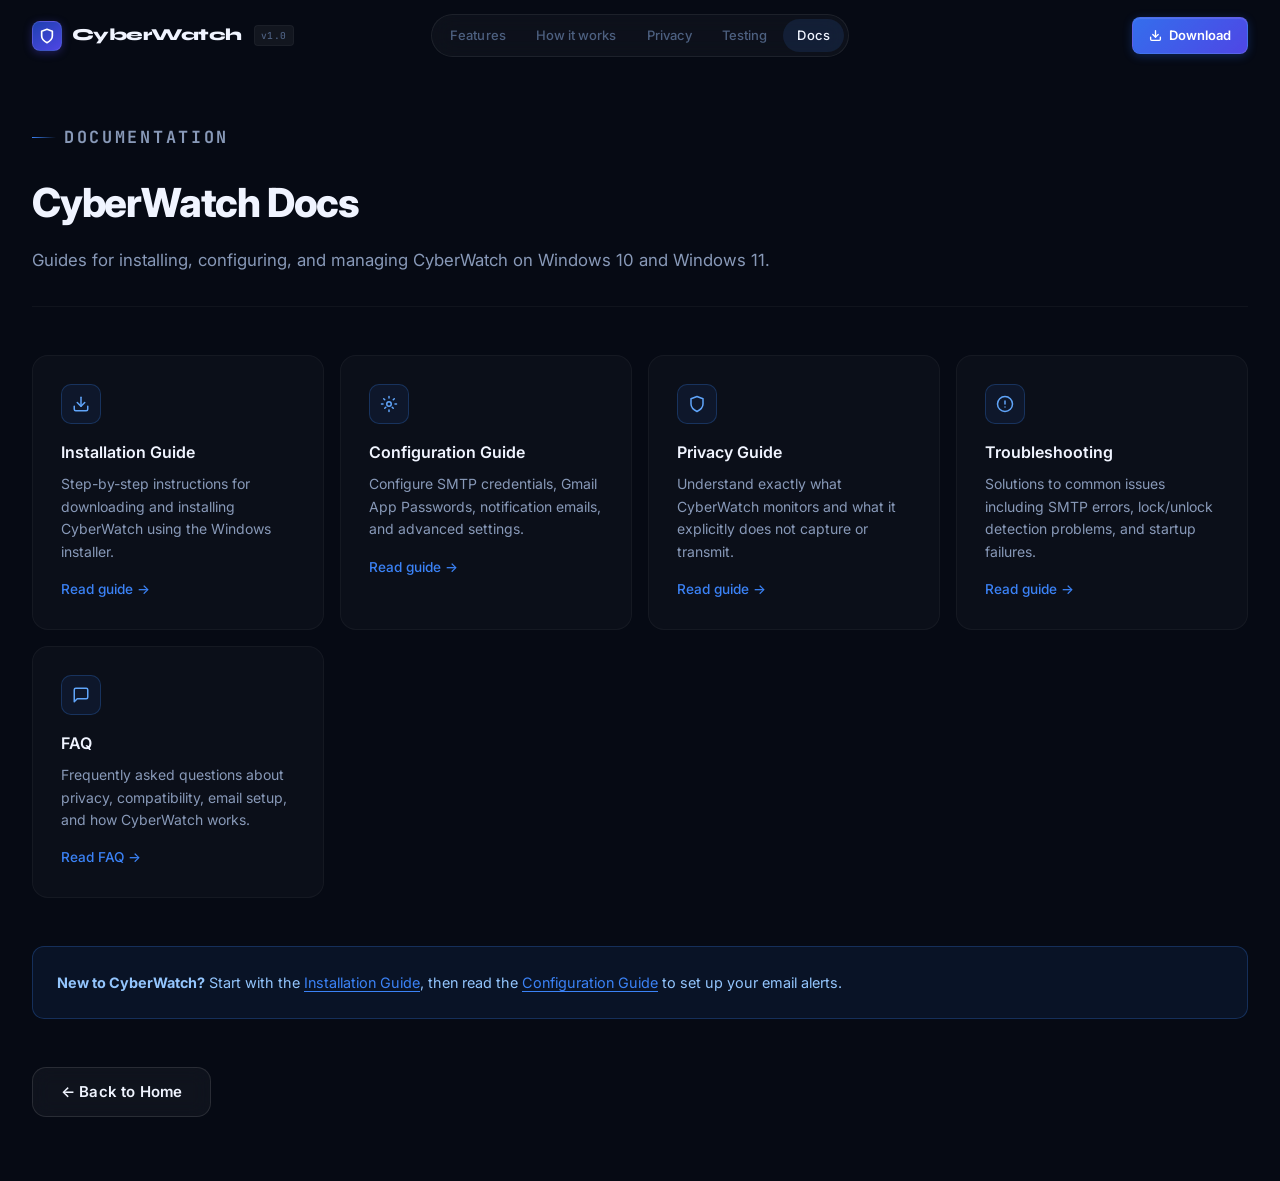
<file: docs/index.html>
<!DOCTYPE html>
<html lang="en">
<head>

  <meta charset="UTF-8" />
  <meta name="viewport" content="width=device-width, initial-scale=1.0" />
  <meta name="description" content="CyberWatch Documentation — Installation, Configuration, Privacy, Troubleshooting, and FAQ guides." />
  <title>Documentation — CyberWatch</title>
  <link rel="preconnect" href="https://fonts.googleapis.com" />
  <link rel="preconnect" href="https://fonts.gstatic.com" crossorigin />
  <link href="https://fonts.googleapis.com/css2?family=Inter:wght@300;400;500;600;700;800&family=JetBrains+Mono:wght@400;500&display=swap" rel="stylesheet" />
  <link rel="stylesheet" href="../css/style.css" />
  <link rel="icon" href="data:image/svg+xml,<svg xmlns='http://www.w3.org/2000/svg' viewBox='0 0 32 32'><rect width='32' height='32' rx='6' fill='%233b82f6'/><path d='M16 6 L24 10 L24 18 C24 22 20 25.5 16 27 C12 25.5 8 22 8 18 L8 10 Z' fill='white' opacity='0.9'/><circle cx='16' cy='18' r='3' fill='%233b82f6'/></svg>" />
  <style>
    .docs-hero {
      padding: 3rem 0 2rem;
      border-bottom: 1px solid var(--border-subtle);
      margin-bottom: 3rem;
    }
    .docs-hero h1 {
      font-size: clamp(1.75rem, 4vw, 2.5rem);
      font-weight: 800;
      letter-spacing: -0.03em;
      color: var(--text-primary);
      margin-bottom: 0.75rem;
    }
    .docs-hero p {
      color: var(--text-secondary);
      font-size: 1.05rem;
    }
    .docs-cards {
      display: grid;
      grid-template-columns: repeat(auto-fill, minmax(280px, 1fr));
      gap: 1rem;
    }
    .docs-card {
      display: block;
      padding: 1.75rem;
      background: rgba(255,255,255,0.025);
      border: 1px solid var(--border-subtle);
      border-radius: 16px;
      transition: all 0.25s ease;
      text-decoration: none;
    }
    .docs-card:hover {
      border-color: var(--border-accent);
      background: rgba(59,130,246,0.04);
      transform: translateY(-2px);
    }
    .docs-card:focus-visible {
      outline: 2px solid var(--accent);
      outline-offset: 3px;
    }
    .docs-card-icon {
      width: 40px; height: 40px;
      background: var(--accent-dim);
      border: 1px solid var(--border-accent);
      border-radius: 10px;
      display: flex; align-items: center; justify-content: center;
      margin-bottom: 1rem;
    }
    .docs-card-icon svg { width: 18px; height: 18px; color: var(--blue-400); }
    .docs-card-title {
      font-size: 1rem; font-weight: 600;
      color: var(--text-primary); margin-bottom: 0.5rem;
    }
    .docs-card-desc {
      font-size: 0.875rem;
      color: var(--text-secondary);
      line-height: 1.6;
    }
    .docs-card-arrow {
      margin-top: 1rem; font-size: 0.85rem;
      color: var(--accent); font-weight: 500;
    }
  </style>
</head>
<body>

<!-- Nav -->
<header id="navbar" role="banner">
  <div class="nav-shell">

    <!-- LEFT: Logo -->
    <a href="../index.html" class="nav-logo" aria-label="CyberWatch home">
      <div class="nav-logo-mark" aria-hidden="true">
        <svg width="16" height="16" viewBox="0 0 24 24" fill="none" stroke="white" stroke-width="2.5" stroke-linecap="round" stroke-linejoin="round">
          <path d="M12 22s8-4 8-10V5l-8-3-8 3v7c0 6 8 10 8 10z"/>
        </svg>
      </div>
      <span class="nav-logo-text">CyberWatch</span>
      <span class="nav-logo-tag">v1.0</span>
    </a>

    <!-- CENTER: Pill navigation -->
    <nav class="nav-pill" aria-label="Main navigation">
      <ul class="nav-pill-links" role="list">
        <li><a href="../index.html#features"      class="nav-pill-link" data-label="Features">Features</a></li>
        <li><a href="../index.html#how-it-works"  class="nav-pill-link" data-label="Architecture">How it works</a></li>
        <li><a href="../index.html#security"      class="nav-pill-link" data-label="Privacy">Privacy</a></li>
        <li><a href="../index.html#validation"    class="nav-pill-link" data-label="Tests">Testing</a></li>
        <li><a href="index.html" class="nav-pill-link active" data-label="Docs">Docs</a></li>
      </ul>
    </nav>

    <!-- RIGHT: Actions -->
    <div class="nav-actions">

      <a
        href="../downloads/CyberWatch-Setup.exe"
        class="nav-dl-btn"
        download="CyberWatch-Setup.exe"
        id="nav-download-btn"
        data-download
        aria-label="Download CyberWatch for Windows"
      >
        <svg width="13" height="13" viewBox="0 0 24 24" fill="none" stroke="currentColor" stroke-width="2.5" stroke-linecap="round" stroke-linejoin="round" aria-hidden="true">
          <path d="M21 15v4a2 2 0 0 1-2 2H5a2 2 0 0 1-2-2v-4"/>
          <polyline points="7 10 12 15 17 10"/>
          <line x1="12" y1="15" x2="12" y2="3"/>
        </svg>
        <span>Download</span>
      </a>

      <!-- Mobile menu button -->
      <button
        id="mobile-menu-btn"
        class="nav-mobile-btn"
        aria-label="Open navigation menu"
        aria-expanded="false"
        aria-controls="mobile-menu"
      >
        <span></span>
        <span></span>
        <span></span>
      </button>
    </div>

  </div>
</header>

<!-- Mobile drawer -->
<nav id="mobile-menu" class="mobile-menu" aria-label="Mobile navigation" aria-hidden="true">
  <a href="../index.html#features"      class="nav-pill-link">Features</a>
  <a href="../index.html#how-it-works"  class="nav-pill-link">How it works</a>
  <a href="../index.html#security"      class="nav-pill-link">Privacy</a>
  <a href="../index.html#validation"    class="nav-pill-link">Testing</a>
  <a href="../index.html#download"      class="nav-pill-link">Download</a>
  <a href="index.html" class="nav-pill-link active">Documentation</a>
  <div class="mobile-menu-ctas">
    <a href="../downloads/CyberWatch-Setup.exe" download="CyberWatch-Setup.exe" class="nav-dl-btn" style="justify-content:center;padding:0.7rem 1.25rem;">Download CyberWatch</a>
  </div>
</nav>
<main style="padding-top: var(--nav-height);">
  <div class="container">

    <div class="docs-hero">
      <p class="section-eyebrow">Documentation</p>
      <h1>CyberWatch Docs</h1>
      <p>Guides for installing, configuring, and managing CyberWatch on Windows 10 and Windows 11.</p>
    </div>

    <div class="docs-cards">

      <a href="installation.html" class="docs-card" id="doc-installation">
        <div class="docs-card-icon" aria-hidden="true">
          <svg viewBox="0 0 24 24" fill="none" stroke="currentColor" stroke-width="2" stroke-linecap="round" stroke-linejoin="round">
            <path d="M21 15v4a2 2 0 0 1-2 2H5a2 2 0 0 1-2-2v-4"/>
            <polyline points="7 10 12 15 17 10"/>
            <line x1="12" y1="15" x2="12" y2="3"/>
          </svg>
        </div>
        <div class="docs-card-title">Installation Guide</div>
        <div class="docs-card-desc">Step-by-step instructions for downloading and installing CyberWatch using the Windows installer.</div>
        <div class="docs-card-arrow">Read guide →</div>
      </a>

      <a href="configuration.html" class="docs-card" id="doc-configuration">
        <div class="docs-card-icon" aria-hidden="true">
          <svg viewBox="0 0 24 24" fill="none" stroke="currentColor" stroke-width="2" stroke-linecap="round" stroke-linejoin="round">
            <circle cx="12" cy="12" r="3"/>
            <path d="M19.07 4.93l-1.41 1.41M4.93 4.93l1.41 1.41M12 2v2M12 20v2M2 12h2M20 12h2M17.66 17.66l-1.41-1.41M6.34 17.66l1.41-1.41"/>
          </svg>
        </div>
        <div class="docs-card-title">Configuration Guide</div>
        <div class="docs-card-desc">Configure SMTP credentials, Gmail App Passwords, notification emails, and advanced settings.</div>
        <div class="docs-card-arrow">Read guide →</div>
      </a>

      <a href="privacy.html" class="docs-card" id="doc-privacy">
        <div class="docs-card-icon" aria-hidden="true">
          <svg viewBox="0 0 24 24" fill="none" stroke="currentColor" stroke-width="2" stroke-linecap="round" stroke-linejoin="round">
            <path d="M12 22s8-4 8-10V5l-8-3-8 3v7c0 6 8 10 8 10z"/>
          </svg>
        </div>
        <div class="docs-card-title">Privacy Guide</div>
        <div class="docs-card-desc">Understand exactly what CyberWatch monitors and what it explicitly does not capture or transmit.</div>
        <div class="docs-card-arrow">Read guide →</div>
      </a>

      <a href="troubleshooting.html" class="docs-card" id="doc-troubleshooting">
        <div class="docs-card-icon" aria-hidden="true">
          <svg viewBox="0 0 24 24" fill="none" stroke="currentColor" stroke-width="2" stroke-linecap="round" stroke-linejoin="round">
            <circle cx="12" cy="12" r="10"/>
            <line x1="12" y1="8" x2="12" y2="12"/>
            <line x1="12" y1="16" x2="12.01" y2="16"/>
          </svg>
        </div>
        <div class="docs-card-title">Troubleshooting</div>
        <div class="docs-card-desc">Solutions to common issues including SMTP errors, lock/unlock detection problems, and startup failures.</div>
        <div class="docs-card-arrow">Read guide →</div>
      </a>

      <a href="faq.html" class="docs-card" id="doc-faq">
        <div class="docs-card-icon" aria-hidden="true">
          <svg viewBox="0 0 24 24" fill="none" stroke="currentColor" stroke-width="2" stroke-linecap="round" stroke-linejoin="round">
            <path d="M21 15a2 2 0 0 1-2 2H7l-4 4V5a2 2 0 0 1 2-2h14a2 2 0 0 1 2 2z"/>
          </svg>
        </div>
        <div class="docs-card-title">FAQ</div>
        <div class="docs-card-desc">Frequently asked questions about privacy, compatibility, email setup, and how CyberWatch works.</div>
        <div class="docs-card-arrow">Read FAQ →</div>
      </a>

    </div>

    <div style="margin-top: 3rem; padding: 1.5rem; background: var(--accent-dim); border: 1px solid var(--border-accent); border-radius: 12px; font-size: 0.9rem; color: var(--blue-300);" role="note">
      <strong>New to CyberWatch?</strong> Start with the <a href="installation.html" style="color: var(--accent); text-decoration: underline; text-underline-offset: 3px;">Installation Guide</a>,
      then read the <a href="configuration.html" style="color: var(--accent); text-decoration: underline; text-underline-offset: 3px;">Configuration Guide</a>
      to set up your email alerts.
    </div>

    <div style="margin-top: 3rem; padding-bottom: 4rem;">
      <a href="../index.html" class="btn btn-secondary">← Back to Home</a>
    </div>

  </div>
</main>

<script>
  window.addEventListener('scroll', () => {
    const nav = document.getElementById('navbar');
    nav.classList.toggle('scrolled', window.scrollY > 40);
  }, { passive: true });
</script>
</body>
</html>
</file>
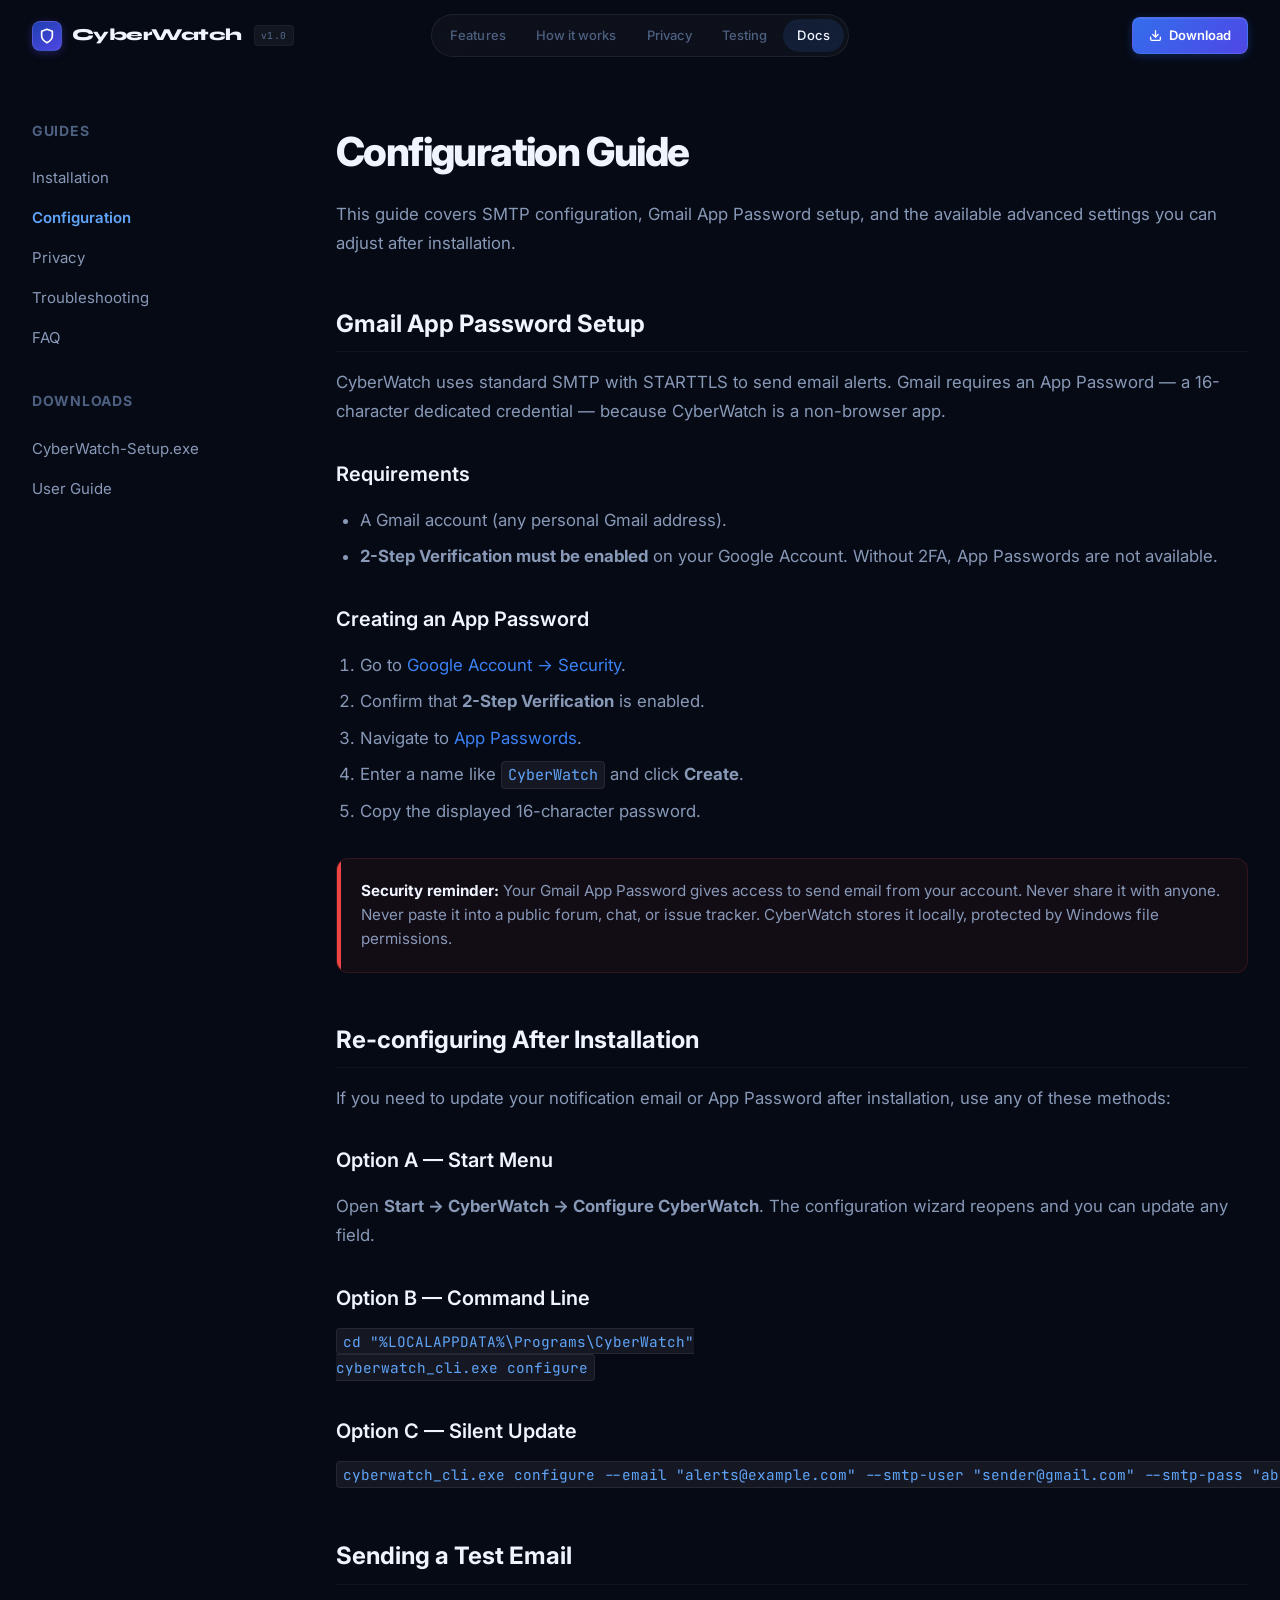
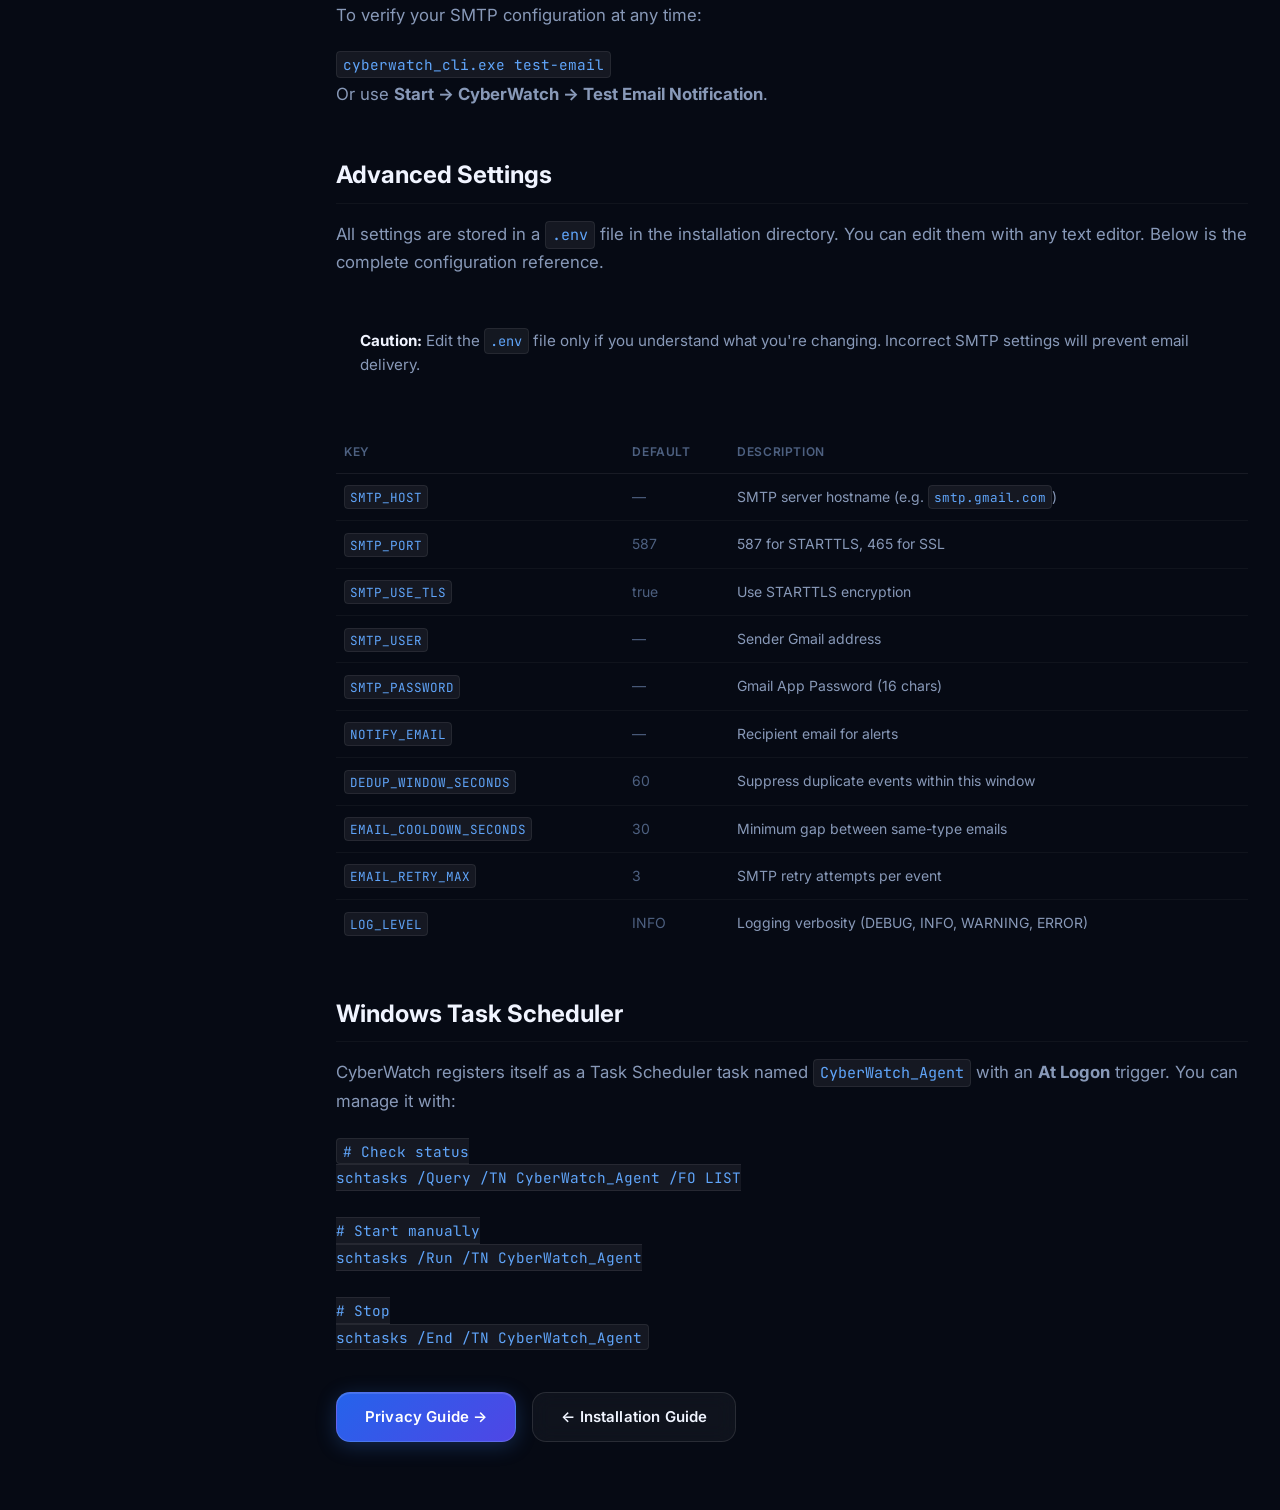
<file: docs/configuration.html>
<!DOCTYPE html>
<html lang="en">
<head>

  <meta charset="UTF-8" />
  <meta name="viewport" content="width=device-width, initial-scale=1.0" />
  <meta name="description" content="CyberWatch Configuration Guide — SMTP setup, Gmail App Password, notification settings, and advanced configuration." />
  <title>Configuration Guide — CyberWatch Docs</title>
  <link rel="preconnect" href="https://fonts.googleapis.com" />
  <link rel="preconnect" href="https://fonts.gstatic.com" crossorigin />
  <link href="https://fonts.googleapis.com/css2?family=Inter:wght@300;400;500;600;700;800&family=JetBrains+Mono:wght@400;500&display=swap" rel="stylesheet" />
  <link rel="stylesheet" href="../css/style.css" />
  <link rel="icon" href="data:image/svg+xml,<svg xmlns='http://www.w3.org/2000/svg' viewBox='0 0 32 32'><rect width='32' height='32' rx='6' fill='%233b82f6'/><path d='M16 6 L24 10 L24 18 C24 22 20 25.5 16 27 C12 25.5 8 22 8 18 L8 10 Z' fill='white' opacity='0.9'/><circle cx='16' cy='18' r='3' fill='%233b82f6'/></svg>" />
</head>
<body>
<header id="navbar" role="banner">
  <div class="nav-shell">

    <!-- LEFT: Logo -->
    <a href="../index.html" class="nav-logo" aria-label="CyberWatch home">
      <div class="nav-logo-mark" aria-hidden="true">
        <svg width="16" height="16" viewBox="0 0 24 24" fill="none" stroke="white" stroke-width="2.5" stroke-linecap="round" stroke-linejoin="round">
          <path d="M12 22s8-4 8-10V5l-8-3-8 3v7c0 6 8 10 8 10z"/>
        </svg>
      </div>
      <span class="nav-logo-text">CyberWatch</span>
      <span class="nav-logo-tag">v1.0</span>
    </a>

    <!-- CENTER: Pill navigation -->
    <nav class="nav-pill" aria-label="Main navigation">
      <ul class="nav-pill-links" role="list">
        <li><a href="../index.html#features"      class="nav-pill-link" data-label="Features">Features</a></li>
        <li><a href="../index.html#how-it-works"  class="nav-pill-link" data-label="Architecture">How it works</a></li>
        <li><a href="../index.html#security"      class="nav-pill-link" data-label="Privacy">Privacy</a></li>
        <li><a href="../index.html#validation"    class="nav-pill-link" data-label="Tests">Testing</a></li>
        <li><a href="index.html" class="nav-pill-link active" data-label="Docs">Docs</a></li>
      </ul>
    </nav>

    <!-- RIGHT: Actions -->
    <div class="nav-actions">

      <a
        href="../downloads/CyberWatch-Setup.exe"
        class="nav-dl-btn"
        download="CyberWatch-Setup.exe"
        id="nav-download-btn"
        data-download
        aria-label="Download CyberWatch for Windows"
      >
        <svg width="13" height="13" viewBox="0 0 24 24" fill="none" stroke="currentColor" stroke-width="2.5" stroke-linecap="round" stroke-linejoin="round" aria-hidden="true">
          <path d="M21 15v4a2 2 0 0 1-2 2H5a2 2 0 0 1-2-2v-4"/>
          <polyline points="7 10 12 15 17 10"/>
          <line x1="12" y1="15" x2="12" y2="3"/>
        </svg>
        <span>Download</span>
      </a>

      <!-- Mobile menu button -->
      <button
        id="mobile-menu-btn"
        class="nav-mobile-btn"
        aria-label="Open navigation menu"
        aria-expanded="false"
        aria-controls="mobile-menu"
      >
        <span></span>
        <span></span>
        <span></span>
      </button>
    </div>

  </div>
</header>

<!-- Mobile drawer -->
<nav id="mobile-menu" class="mobile-menu" aria-label="Mobile navigation" aria-hidden="true">
  <a href="../index.html#features"      class="nav-pill-link">Features</a>
  <a href="../index.html#how-it-works"  class="nav-pill-link">How it works</a>
  <a href="../index.html#security"      class="nav-pill-link">Privacy</a>
  <a href="../index.html#validation"    class="nav-pill-link">Testing</a>
  <a href="../index.html#download"      class="nav-pill-link">Download</a>
  <a href="index.html" class="nav-pill-link active">Documentation</a>
  <div class="mobile-menu-ctas">
    <a href="../downloads/CyberWatch-Setup.exe" download="CyberWatch-Setup.exe" class="nav-dl-btn" style="justify-content:center;padding:0.7rem 1.25rem;">Download CyberWatch</a>
  </div>
</nav>
<main style="padding-top: var(--nav-height);">
  <div class="container">
    <div class="docs-layout">

      <aside class="docs-sidebar" aria-label="Documentation navigation">
        <div class="docs-sidebar-group">
          <div class="docs-sidebar-group-title">Guides</div>
          <a href="installation.html" class="docs-sidebar-link">Installation</a>
          <a href="configuration.html" class="docs-sidebar-link active" aria-current="page">Configuration</a>
          <a href="privacy.html" class="docs-sidebar-link">Privacy</a>
          <a href="troubleshooting.html" class="docs-sidebar-link">Troubleshooting</a>
          <a href="faq.html" class="docs-sidebar-link">FAQ</a>
        </div>
        <div class="docs-sidebar-group">
          <div class="docs-sidebar-group-title">Downloads</div>
          <a href="../../distribution/CyberWatch-Setup.exe" class="docs-sidebar-link" download="CyberWatch-Setup.exe">CyberWatch-Setup.exe</a>
          <a href="../downloads/user-guide.html" class="docs-sidebar-link">User Guide</a>
        </div>
      </aside>

      <article class="docs-content" aria-labelledby="page-title">

        <h1 id="page-title">Configuration Guide</h1>
        <p>This guide covers SMTP configuration, Gmail App Password setup, and the available advanced settings you can adjust after installation.</p>

        <h2 id="gmail-app-password">Gmail App Password Setup</h2>
        <p>CyberWatch uses standard SMTP with STARTTLS to send email alerts. Gmail requires an App Password — a 16-character dedicated credential — because CyberWatch is a non-browser app.</p>

        <h3>Requirements</h3>
        <ul>
          <li>A Gmail account (any personal Gmail address).</li>
          <li><strong>2-Step Verification must be enabled</strong> on your Google Account. Without 2FA, App Passwords are not available.</li>
        </ul>

        <h3>Creating an App Password</h3>
        <ol>
          <li>Go to <a href="https://myaccount.google.com/security" target="_blank" rel="noopener noreferrer" style="color:var(--accent);">Google Account → Security</a>.</li>
          <li>Confirm that <strong>2-Step Verification</strong> is enabled.</li>
          <li>Navigate to <a href="https://myaccount.google.com/apppasswords" target="_blank" rel="noopener noreferrer" style="color:var(--accent);">App Passwords</a>.</li>
          <li>Enter a name like <code>CyberWatch</code> and click <strong>Create</strong>.</li>
          <li>Copy the displayed 16-character password.</li>
        </ol>

        <div class="docs-callout danger">
          <strong>Security reminder:</strong> Your Gmail App Password gives access to send email from your account. Never share it with anyone. Never paste it into a public forum, chat, or issue tracker. CyberWatch stores it locally, protected by Windows file permissions.
        </div>

        <h2 id="reconfigure">Re-configuring After Installation</h2>
        <p>If you need to update your notification email or App Password after installation, use any of these methods:</p>

        <h3>Option A — Start Menu</h3>
        <p>Open <strong>Start → CyberWatch → Configure CyberWatch</strong>. The configuration wizard reopens and you can update any field.</p>

        <h3>Option B — Command Line</h3>
        <pre><code>cd "%LOCALAPPDATA%\Programs\CyberWatch"
cyberwatch_cli.exe configure</code></pre>

        <h3>Option C — Silent Update</h3>
        <pre><code>cyberwatch_cli.exe configure --email "alerts@example.com" --smtp-user "sender@gmail.com" --smtp-pass "abcdefghijklmnop"</code></pre>

        <h2 id="test-email">Sending a Test Email</h2>
        <p>To verify your SMTP configuration at any time:</p>
        <pre><code>cyberwatch_cli.exe test-email</code></pre>
        <p>Or use <strong>Start → CyberWatch → Test Email Notification</strong>.</p>

        <h2 id="advanced">Advanced Settings</h2>
        <p>All settings are stored in a <code>.env</code> file in the installation directory. You can edit them with any text editor. Below is the complete configuration reference.</p>

        <div class="docs-callout warning">
          <strong>Caution:</strong> Edit the <code>.env</code> file only if you understand what you're changing. Incorrect SMTP settings will prevent email delivery.
        </div>

        <table style="width:100%; border-collapse:collapse; font-size:0.875rem; margin: 1.5rem 0;">
          <thead>
            <tr style="border-bottom: 1px solid var(--border-low);">
              <th style="text-align:left; padding: 0.75rem 0.5rem; color: var(--text-tertiary); font-weight:600; letter-spacing:0.05em; text-transform:uppercase; font-size:0.75rem;">Key</th>
              <th style="text-align:left; padding: 0.75rem 0.5rem; color: var(--text-tertiary); font-weight:600; letter-spacing:0.05em; text-transform:uppercase; font-size:0.75rem;">Default</th>
              <th style="text-align:left; padding: 0.75rem 0.5rem; color: var(--text-tertiary); font-weight:600; letter-spacing:0.05em; text-transform:uppercase; font-size:0.75rem;">Description</th>
            </tr>
          </thead>
          <tbody>
            <tr style="border-bottom:1px solid var(--border-subtle);">
              <td style="padding:0.75rem 0.5rem;"><code>SMTP_HOST</code></td>
              <td style="padding:0.75rem 0.5rem; color:var(--text-tertiary);">—</td>
              <td style="padding:0.75rem 0.5rem; color:var(--text-secondary);">SMTP server hostname (e.g. <code>smtp.gmail.com</code>)</td>
            </tr>
            <tr style="border-bottom:1px solid var(--border-subtle);">
              <td style="padding:0.75rem 0.5rem;"><code>SMTP_PORT</code></td>
              <td style="padding:0.75rem 0.5rem; color:var(--text-tertiary);">587</td>
              <td style="padding:0.75rem 0.5rem; color:var(--text-secondary);">587 for STARTTLS, 465 for SSL</td>
            </tr>
            <tr style="border-bottom:1px solid var(--border-subtle);">
              <td style="padding:0.75rem 0.5rem;"><code>SMTP_USE_TLS</code></td>
              <td style="padding:0.75rem 0.5rem; color:var(--text-tertiary);">true</td>
              <td style="padding:0.75rem 0.5rem; color:var(--text-secondary);">Use STARTTLS encryption</td>
            </tr>
            <tr style="border-bottom:1px solid var(--border-subtle);">
              <td style="padding:0.75rem 0.5rem;"><code>SMTP_USER</code></td>
              <td style="padding:0.75rem 0.5rem; color:var(--text-tertiary);">—</td>
              <td style="padding:0.75rem 0.5rem; color:var(--text-secondary);">Sender Gmail address</td>
            </tr>
            <tr style="border-bottom:1px solid var(--border-subtle);">
              <td style="padding:0.75rem 0.5rem;"><code>SMTP_PASSWORD</code></td>
              <td style="padding:0.75rem 0.5rem; color:var(--text-tertiary);">—</td>
              <td style="padding:0.75rem 0.5rem; color:var(--text-secondary);">Gmail App Password (16 chars)</td>
            </tr>
            <tr style="border-bottom:1px solid var(--border-subtle);">
              <td style="padding:0.75rem 0.5rem;"><code>NOTIFY_EMAIL</code></td>
              <td style="padding:0.75rem 0.5rem; color:var(--text-tertiary);">—</td>
              <td style="padding:0.75rem 0.5rem; color:var(--text-secondary);">Recipient email for alerts</td>
            </tr>
            <tr style="border-bottom:1px solid var(--border-subtle);">
              <td style="padding:0.75rem 0.5rem;"><code>DEDUP_WINDOW_SECONDS</code></td>
              <td style="padding:0.75rem 0.5rem; color:var(--text-tertiary);">60</td>
              <td style="padding:0.75rem 0.5rem; color:var(--text-secondary);">Suppress duplicate events within this window</td>
            </tr>
            <tr style="border-bottom:1px solid var(--border-subtle);">
              <td style="padding:0.75rem 0.5rem;"><code>EMAIL_COOLDOWN_SECONDS</code></td>
              <td style="padding:0.75rem 0.5rem; color:var(--text-tertiary);">30</td>
              <td style="padding:0.75rem 0.5rem; color:var(--text-secondary);">Minimum gap between same-type emails</td>
            </tr>
            <tr style="border-bottom:1px solid var(--border-subtle);">
              <td style="padding:0.75rem 0.5rem;"><code>EMAIL_RETRY_MAX</code></td>
              <td style="padding:0.75rem 0.5rem; color:var(--text-tertiary);">3</td>
              <td style="padding:0.75rem 0.5rem; color:var(--text-secondary);">SMTP retry attempts per event</td>
            </tr>
            <tr>
              <td style="padding:0.75rem 0.5rem;"><code>LOG_LEVEL</code></td>
              <td style="padding:0.75rem 0.5rem; color:var(--text-tertiary);">INFO</td>
              <td style="padding:0.75rem 0.5rem; color:var(--text-secondary);">Logging verbosity (DEBUG, INFO, WARNING, ERROR)</td>
            </tr>
          </tbody>
        </table>

        <h2 id="task-scheduler">Windows Task Scheduler</h2>
        <p>CyberWatch registers itself as a Task Scheduler task named <code>CyberWatch_Agent</code> with an <strong>At Logon</strong> trigger. You can manage it with:</p>
        <pre><code># Check status
schtasks /Query /TN CyberWatch_Agent /FO LIST

# Start manually
schtasks /Run /TN CyberWatch_Agent

# Stop
schtasks /End /TN CyberWatch_Agent</code></pre>

        <div style="margin-top: 2.5rem; display: flex; gap: 1rem; flex-wrap: wrap;">
          <a href="privacy.html" class="btn btn-primary">Privacy Guide →</a>
          <a href="installation.html" class="btn btn-secondary">← Installation Guide</a>
        </div>

      </article>
    </div>
  </div>
</main>

<script>
  window.addEventListener('scroll', () => {
    document.getElementById('navbar').classList.toggle('scrolled', window.scrollY > 40);
  }, { passive: true });
</script>
</body>
</html>
</file>
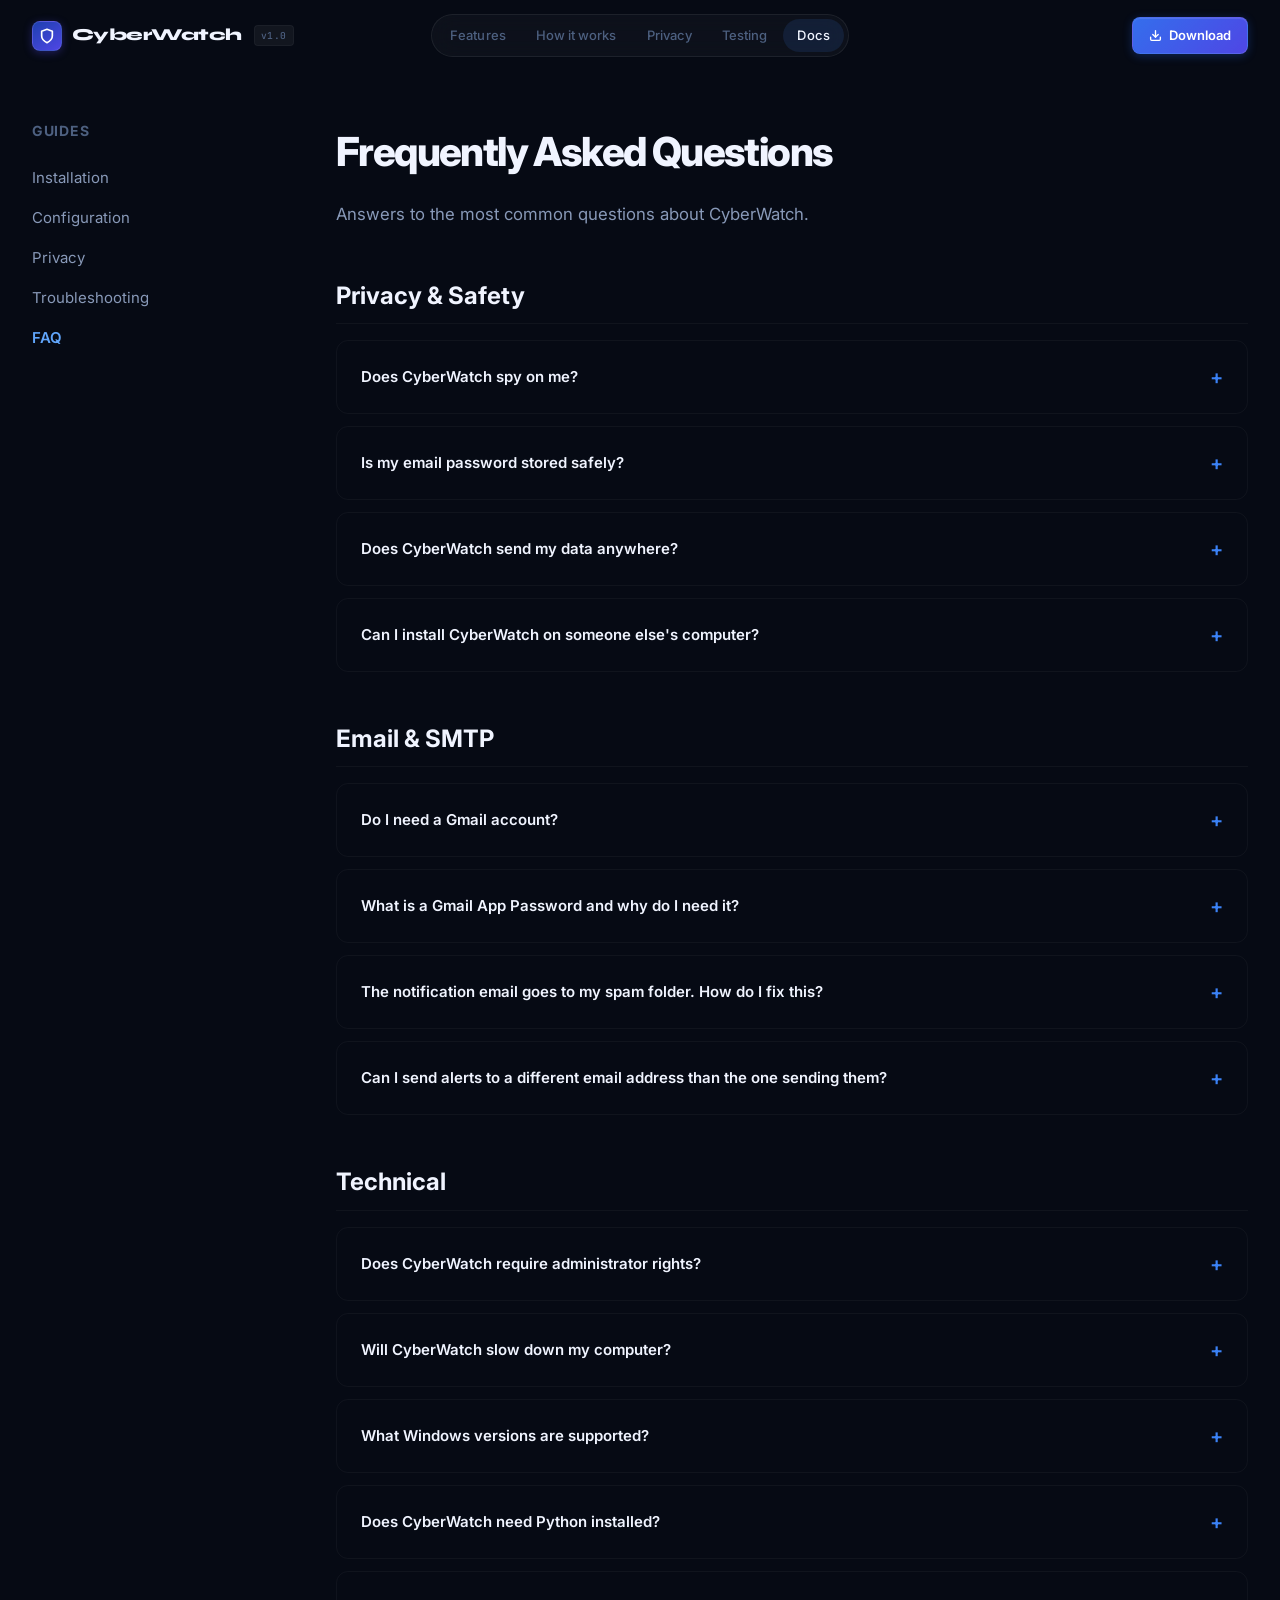
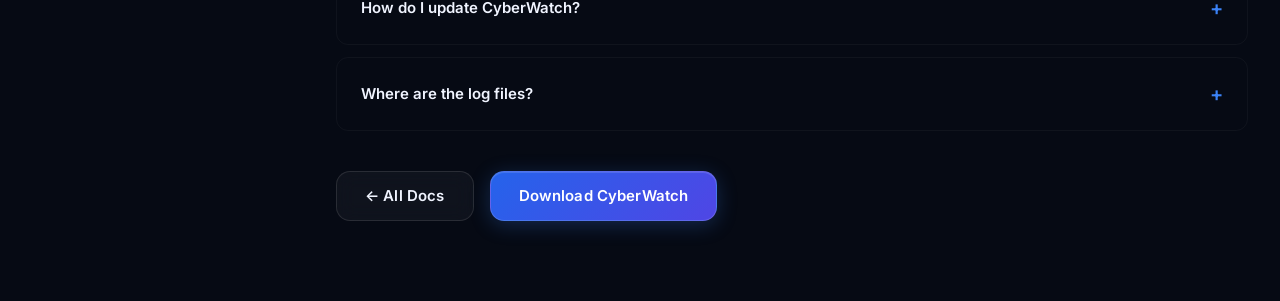
<file: docs/faq.html>
<!DOCTYPE html>
<html lang="en">
<head>

  <meta charset="UTF-8" />
  <meta name="viewport" content="width=device-width, initial-scale=1.0" />
  <meta name="description" content="CyberWatch FAQ — Frequently asked questions about privacy, compatibility, email setup, and how CyberWatch works." />
  <title>FAQ — CyberWatch Docs</title>
  <link rel="preconnect" href="https://fonts.googleapis.com" />
  <link rel="preconnect" href="https://fonts.gstatic.com" crossorigin />
  <link href="https://fonts.googleapis.com/css2?family=Inter:wght@300;400;500;600;700;800&family=JetBrains+Mono:wght@400;500&display=swap" rel="stylesheet" />
  <link rel="stylesheet" href="../css/style.css" />
  <link rel="icon" href="data:image/svg+xml,<svg xmlns='http://www.w3.org/2000/svg' viewBox='0 0 32 32'><rect width='32' height='32' rx='6' fill='%233b82f6'/><path d='M16 6 L24 10 L24 18 C24 22 20 25.5 16 27 C12 25.5 8 22 8 18 L8 10 Z' fill='white' opacity='0.9'/><circle cx='16' cy='18' r='3' fill='%233b82f6'/></svg>" />
  <style>
    details {
      border: 1px solid var(--border-subtle);
      border-radius: 12px;
      margin-bottom: 0.75rem;
      overflow: hidden;
      transition: border-color 0.2s;
    }
    details[open] {
      border-color: var(--border-accent);
    }
    summary {
      padding: 1.25rem 1.5rem;
      font-size: 0.9375rem;
      font-weight: 600;
      color: var(--text-primary);
      cursor: pointer;
      list-style: none;
      display: flex;
      justify-content: space-between;
      align-items: center;
      gap: 1rem;
      transition: background 0.15s;
      user-select: none;
    }
    summary:hover { background: rgba(255,255,255,0.03); }
    summary::-webkit-details-marker { display: none; }
    summary::after {
      content: '+';
      font-size: 1.25rem;
      color: var(--accent);
      flex-shrink: 0;
      transition: transform 0.25s;
    }
    details[open] summary::after {
      transform: rotate(45deg);
    }
    details[open] summary {
      border-bottom: 1px solid var(--border-subtle);
      background: rgba(59,130,246,0.03);
    }
    .faq-answer {
      padding: 1.25rem 1.5rem;
      font-size: 0.9rem;
      color: var(--text-secondary);
      line-height: 1.7;
    }
    .faq-answer p { margin-bottom: 0.75rem; }
    .faq-answer p:last-child { margin-bottom: 0; }
    .faq-answer ul { list-style: disc; padding-left: 1.5rem; }
    .faq-answer li { margin-bottom: 0.4rem; }
    .faq-answer code {
      font-family: var(--font-mono);
      font-size: 0.85em;
      background: rgba(255,255,255,0.07);
      border: 1px solid var(--border-low);
      padding: 0.15em 0.5em;
      border-radius: 4px;
      color: var(--blue-300);
    }
  </style>
</head>
<body>
<header id="navbar" role="banner">
  <div class="nav-shell">

    <!-- LEFT: Logo -->
    <a href="../index.html" class="nav-logo" aria-label="CyberWatch home">
      <div class="nav-logo-mark" aria-hidden="true">
        <svg width="16" height="16" viewBox="0 0 24 24" fill="none" stroke="white" stroke-width="2.5" stroke-linecap="round" stroke-linejoin="round">
          <path d="M12 22s8-4 8-10V5l-8-3-8 3v7c0 6 8 10 8 10z"/>
        </svg>
      </div>
      <span class="nav-logo-text">CyberWatch</span>
      <span class="nav-logo-tag">v1.0</span>
    </a>

    <!-- CENTER: Pill navigation -->
    <nav class="nav-pill" aria-label="Main navigation">
      <ul class="nav-pill-links" role="list">
        <li><a href="../index.html#features"      class="nav-pill-link" data-label="Features">Features</a></li>
        <li><a href="../index.html#how-it-works"  class="nav-pill-link" data-label="Architecture">How it works</a></li>
        <li><a href="../index.html#security"      class="nav-pill-link" data-label="Privacy">Privacy</a></li>
        <li><a href="../index.html#validation"    class="nav-pill-link" data-label="Tests">Testing</a></li>
        <li><a href="index.html" class="nav-pill-link active" data-label="Docs">Docs</a></li>
      </ul>
    </nav>

    <!-- RIGHT: Actions -->
    <div class="nav-actions">

      <a
        href="../downloads/CyberWatch-Setup.exe"
        class="nav-dl-btn"
        download="CyberWatch-Setup.exe"
        id="nav-download-btn"
        data-download
        aria-label="Download CyberWatch for Windows"
      >
        <svg width="13" height="13" viewBox="0 0 24 24" fill="none" stroke="currentColor" stroke-width="2.5" stroke-linecap="round" stroke-linejoin="round" aria-hidden="true">
          <path d="M21 15v4a2 2 0 0 1-2 2H5a2 2 0 0 1-2-2v-4"/>
          <polyline points="7 10 12 15 17 10"/>
          <line x1="12" y1="15" x2="12" y2="3"/>
        </svg>
        <span>Download</span>
      </a>

      <!-- Mobile menu button -->
      <button
        id="mobile-menu-btn"
        class="nav-mobile-btn"
        aria-label="Open navigation menu"
        aria-expanded="false"
        aria-controls="mobile-menu"
      >
        <span></span>
        <span></span>
        <span></span>
      </button>
    </div>

  </div>
</header>

<!-- Mobile drawer -->
<nav id="mobile-menu" class="mobile-menu" aria-label="Mobile navigation" aria-hidden="true">
  <a href="../index.html#features"      class="nav-pill-link">Features</a>
  <a href="../index.html#how-it-works"  class="nav-pill-link">How it works</a>
  <a href="../index.html#security"      class="nav-pill-link">Privacy</a>
  <a href="../index.html#validation"    class="nav-pill-link">Testing</a>
  <a href="../index.html#download"      class="nav-pill-link">Download</a>
  <a href="index.html" class="nav-pill-link active">Documentation</a>
  <div class="mobile-menu-ctas">
    <a href="../downloads/CyberWatch-Setup.exe" download="CyberWatch-Setup.exe" class="nav-dl-btn" style="justify-content:center;padding:0.7rem 1.25rem;">Download CyberWatch</a>
  </div>
</nav>
<main style="padding-top: var(--nav-height);">
  <div class="container">
    <div class="docs-layout">

      <aside class="docs-sidebar" aria-label="Documentation navigation">
        <div class="docs-sidebar-group">
          <div class="docs-sidebar-group-title">Guides</div>
          <a href="installation.html" class="docs-sidebar-link">Installation</a>
          <a href="configuration.html" class="docs-sidebar-link">Configuration</a>
          <a href="privacy.html" class="docs-sidebar-link">Privacy</a>
          <a href="troubleshooting.html" class="docs-sidebar-link">Troubleshooting</a>
          <a href="faq.html" class="docs-sidebar-link active" aria-current="page">FAQ</a>
        </div>
      </aside>

      <article class="docs-content" aria-labelledby="page-title">

        <h1 id="page-title">Frequently Asked Questions</h1>
        <p>Answers to the most common questions about CyberWatch.</p>

        <h2 id="privacy-faq">Privacy &amp; Safety</h2>

        <details>
          <summary>Does CyberWatch spy on me?</summary>
          <div class="faq-answer">
            <p>No. CyberWatch monitors only operating system–level session events (lock, unlock, logon, logoff, shutdown, restart). It does not access any user content, keystrokes, passwords, files, browser history, webcam, microphone, or clipboard.</p>
            <p>All source code is available on GitHub for independent verification.</p>
          </div>
        </details>

        <details>
          <summary>Is my email password stored safely?</summary>
          <div class="faq-answer">
            <p>CyberWatch stores your Gmail App Password in a local <code>.env</code> file protected by Windows file permissions (owner-only read/write). It is never written to log files and never transmitted to any server except Gmail's SMTP server (<code>smtp.gmail.com:587</code>) over an encrypted TLS connection.</p>
            <p>You should use a Gmail App Password — not your regular Gmail password. App Passwords can be revoked independently without affecting your Google account login.</p>
          </div>
        </details>

        <details>
          <summary>Does CyberWatch send my data anywhere?</summary>
          <div class="faq-answer">
            <p>The only outbound network connection CyberWatch makes is to Gmail's SMTP server to deliver email alerts to your own inbox. No data is sent to the developer, no analytics are collected, and there is no cloud telemetry of any kind.</p>
          </div>
        </details>

        <details>
          <summary>Can I install CyberWatch on someone else's computer?</summary>
          <div class="faq-answer">
            <p>CyberWatch is designed for personal use on your own device. If you install it on a device you do not own, you are responsible for ensuring you have appropriate legal authorisation to run monitoring software on that device. CyberWatch was not built for surveillance of other people's computers.</p>
          </div>
        </details>

        <h2 id="email-faq">Email &amp; SMTP</h2>

        <details>
          <summary>Do I need a Gmail account?</summary>
          <div class="faq-answer">
            <p>Gmail is the recommended and tested email provider. CyberWatch uses standard SMTP with STARTTLS, which is supported by most email providers. If you want to use a different provider, you can edit the <code>SMTP_HOST</code>, <code>SMTP_PORT</code>, and related settings in the <code>.env</code> configuration file after installation.</p>
          </div>
        </details>

        <details>
          <summary>What is a Gmail App Password and why do I need it?</summary>
          <div class="faq-answer">
            <p>Google requires App Passwords for third-party applications that send email via SMTP when 2-Step Verification is enabled. An App Password is a 16-character code that grants permission to send email from your account — without exposing your regular Google password.</p>
            <p>App Passwords can be created and revoked independently at <code>myaccount.google.com/apppasswords</code>.</p>
          </div>
        </details>

        <details>
          <summary>The notification email goes to my spam folder. How do I fix this?</summary>
          <div class="faq-answer">
            <p>Open the notification email in your inbox, click the three-dot menu, and select "Not spam" or "Move to inbox". Gmail will learn from this action and future alerts should arrive in your inbox.</p>
            <p>Alternatively, create a Gmail filter to always deliver emails from your sender address to your inbox.</p>
          </div>
        </details>

        <details>
          <summary>Can I send alerts to a different email address than the one sending them?</summary>
          <div class="faq-answer">
            <p>Yes. The <strong>Notification Recipient Email</strong> (where alerts are delivered) can be different from the <strong>SMTP User / Gmail Address</strong> (which sends the alerts). For example, you can send from <code>myalerts@gmail.com</code> to <code>my.phone@carrier.com</code>.</p>
          </div>
        </details>

        <h2 id="technical-faq">Technical</h2>

        <details>
          <summary>Does CyberWatch require administrator rights?</summary>
          <div class="faq-answer">
            <p>No. CyberWatch installs to your user profile folder (<code>%LOCALAPPDATA%\Programs\CyberWatch</code>) without requiring administrator rights. The Task Scheduler task runs as your own user account, not as SYSTEM or Administrator.</p>
          </div>
        </details>

        <details>
          <summary>Will CyberWatch slow down my computer?</summary>
          <div class="faq-answer">
            <p>CyberWatch is a lightweight background process. It uses event-driven architecture (waiting for Windows notifications) rather than polling, which means it consumes essentially no CPU when idle. Memory usage is minimal. It should have no noticeable impact on system performance.</p>
          </div>
        </details>

        <details>
          <summary>What Windows versions are supported?</summary>
          <div class="faq-answer">
            <p>CyberWatch has been validated on Windows 10 and Windows 11. It is not tested on Windows 7, Windows 8, or Windows Server. It is not designed for macOS or Linux.</p>
          </div>
        </details>

        <details>
          <summary>Does CyberWatch need Python installed?</summary>
          <div class="faq-answer">
            <p>No. The distributed <code>CyberWatch-Setup.exe</code> is a fully self-contained installer built with PyInstaller and Inno Setup. It bundles the Python runtime and all dependencies. No separate Python installation is required.</p>
          </div>
        </details>

        <details>
          <summary>How do I update CyberWatch?</summary>
          <div class="faq-answer">
            <p>Uninstall the current version via Windows Settings → Apps → CyberWatch → Uninstall, then install the new version. Your configuration is removed with the uninstaller, so you'll need to re-enter your email and App Password during reinstallation.</p>
          </div>
        </details>

        <details>
          <summary>Where are the log files?</summary>
          <div class="faq-answer">
            <p>Log files are located at:</p>
            <p><code>%LOCALAPPDATA%\Programs\CyberWatch\logs\cyberwatch.log</code></p>
            <p>The log rotates automatically to prevent excessive disk usage. You can also open it directly from <strong>Start → CyberWatch → View Logs</strong>.</p>
          </div>
        </details>

        <div style="margin-top: 2.5rem; display: flex; gap: 1rem; flex-wrap: wrap;">
          <a href="index.html" class="btn btn-secondary">← All Docs</a>
          <a href="../index.html#download" class="btn btn-primary">Download CyberWatch</a>
        </div>

      </article>
    </div>
  </div>
</main>

<script>
  window.addEventListener('scroll', () => {
    document.getElementById('navbar').classList.toggle('scrolled', window.scrollY > 40);
  }, { passive: true });
</script>
</body>
</html>
</file>
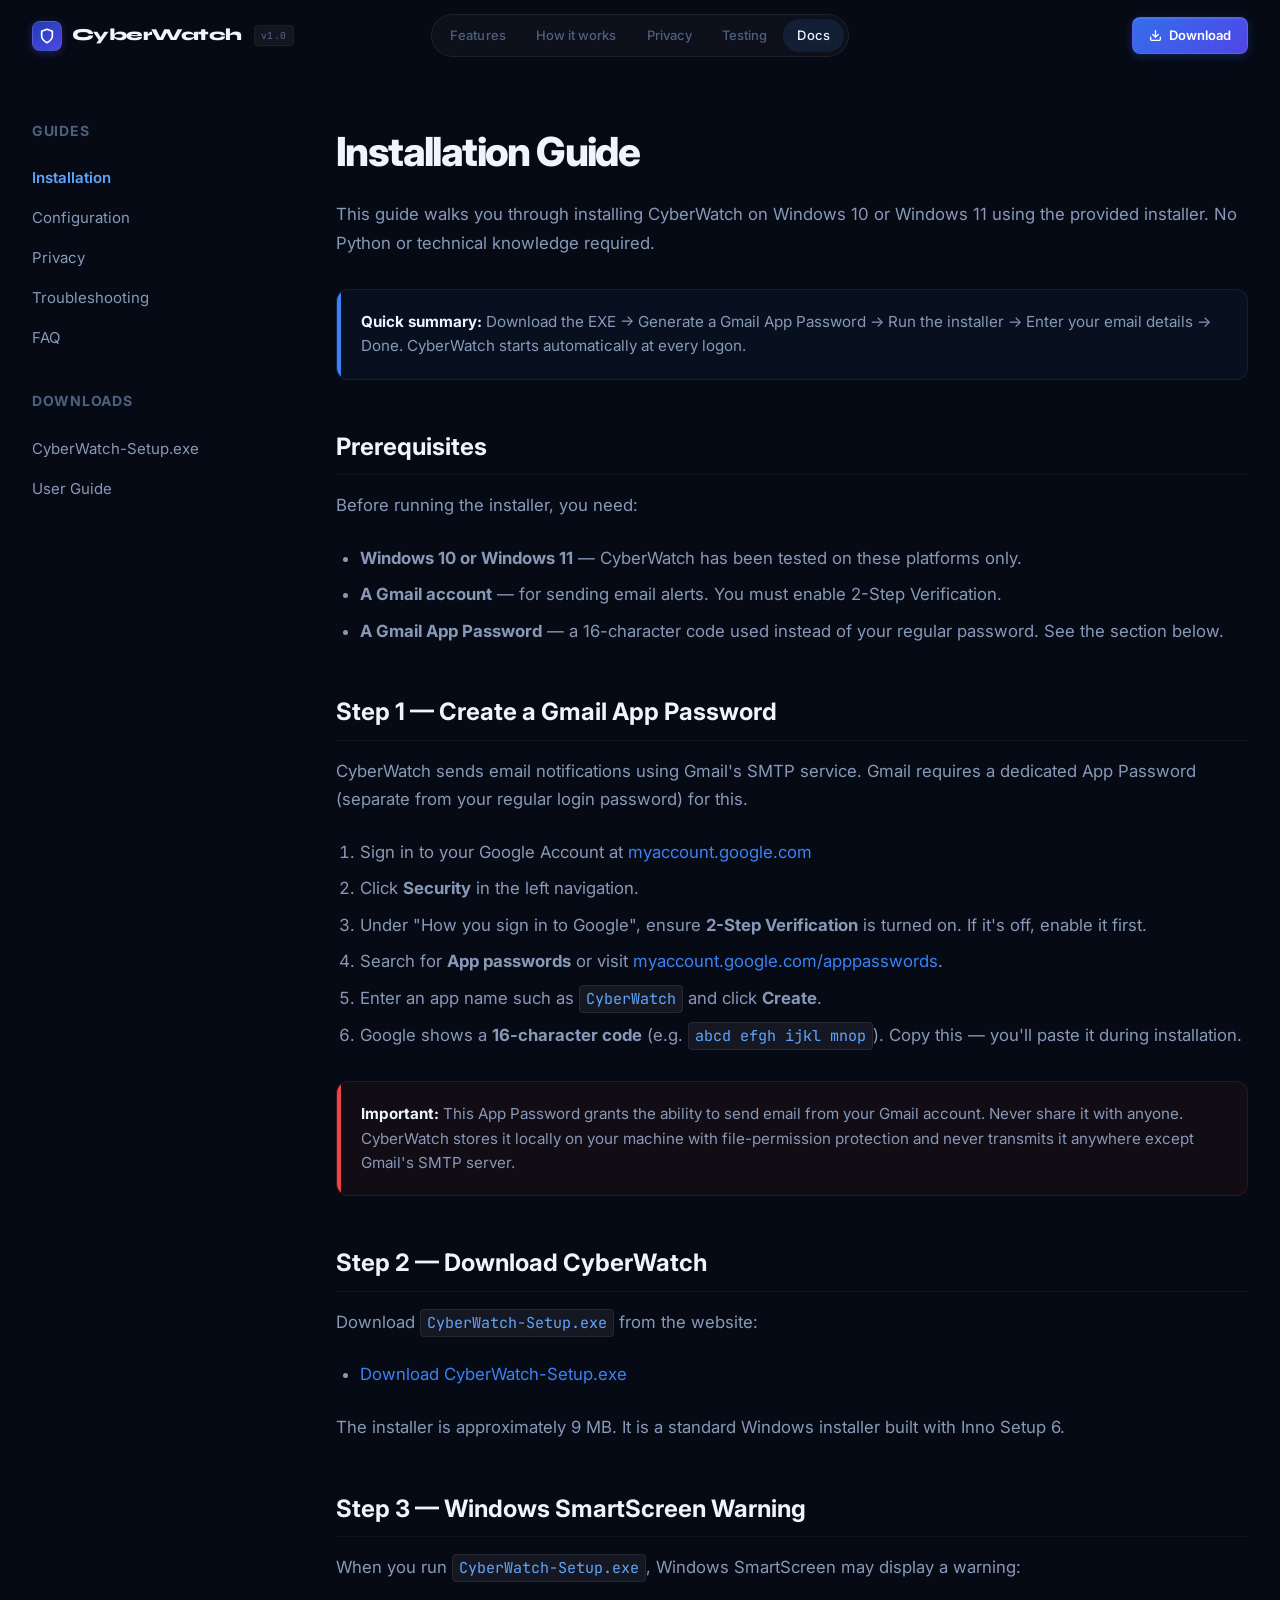
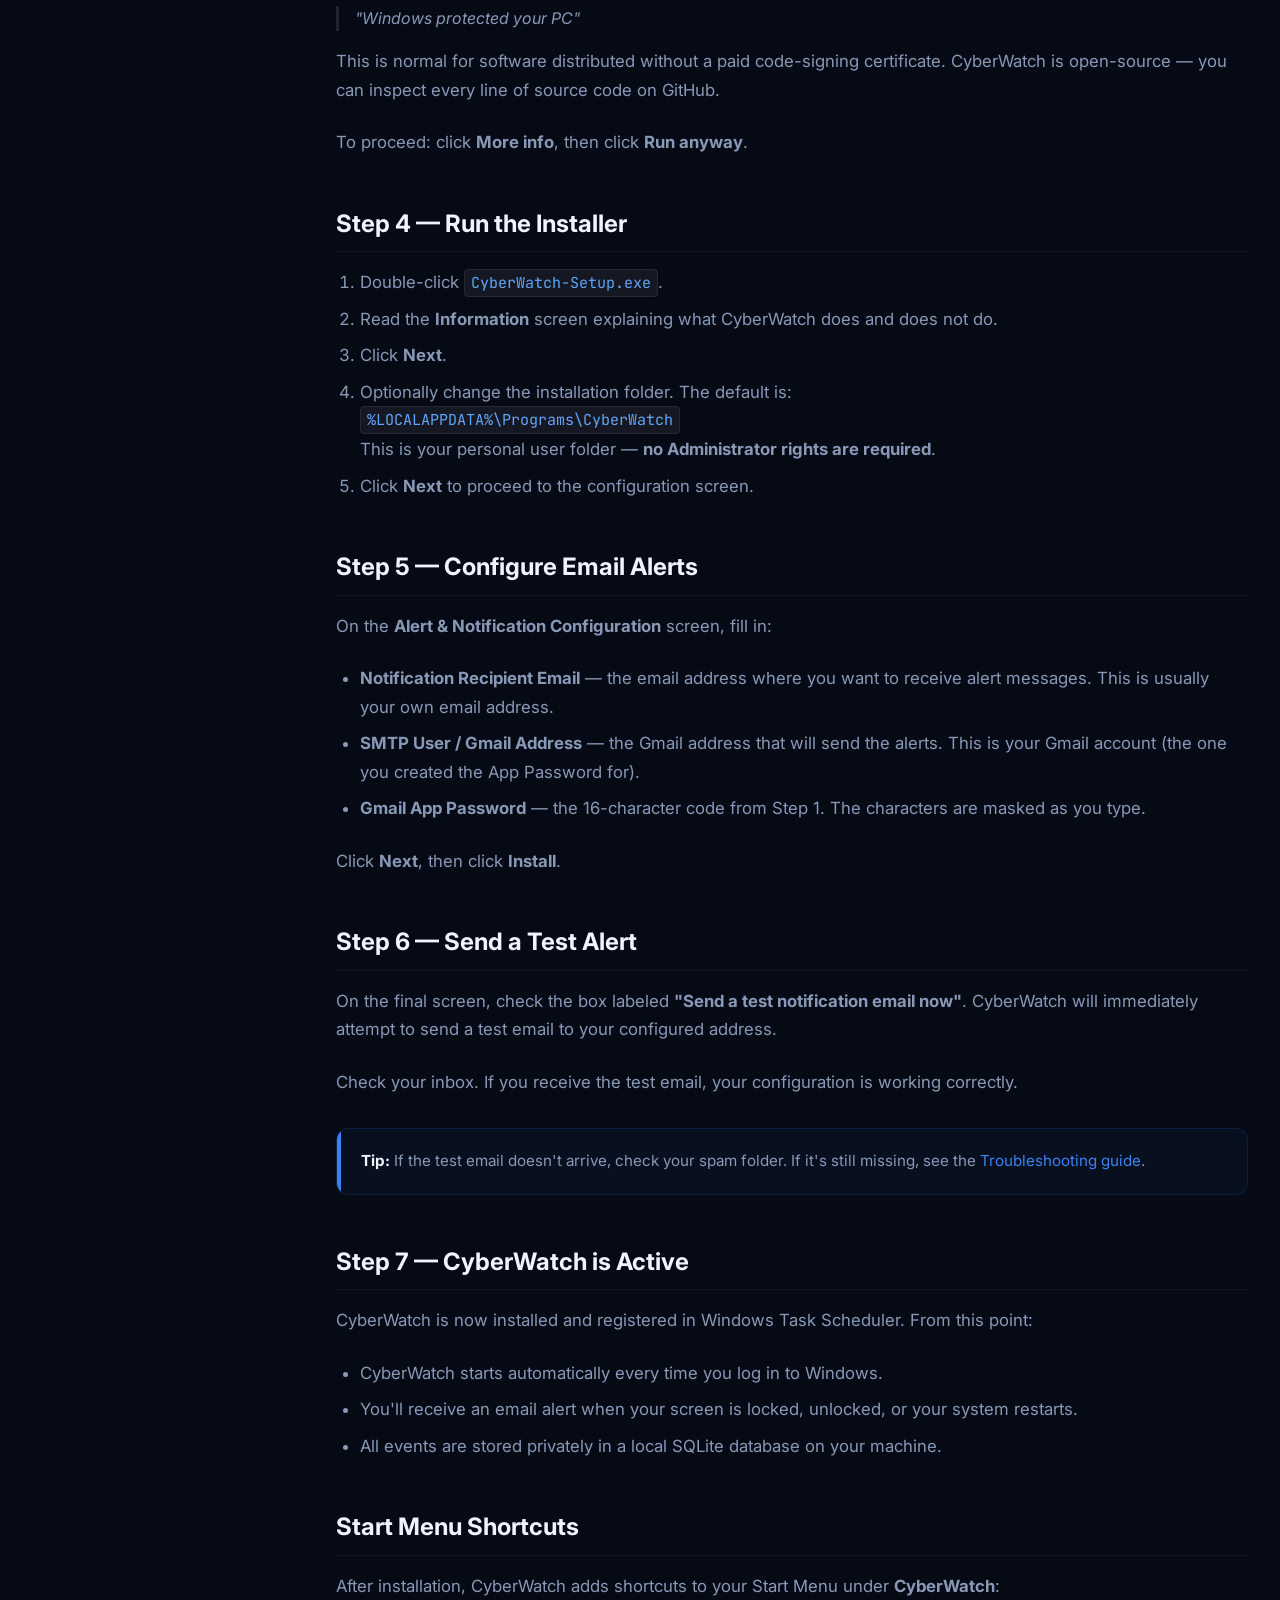
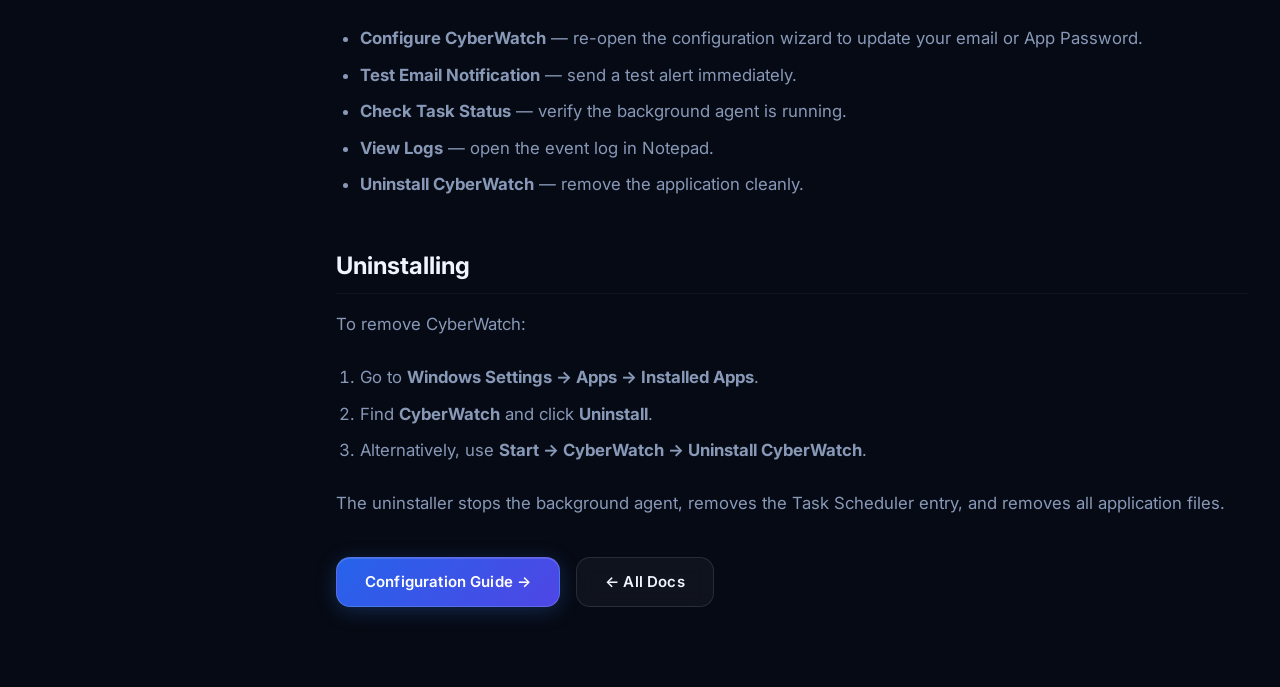
<file: docs/installation.html>
<!DOCTYPE html>
<html lang="en">
<head>

  <meta charset="UTF-8" />
  <meta name="viewport" content="width=device-width, initial-scale=1.0" />
  <meta name="description" content="CyberWatch Installation Guide — Step-by-step instructions for installing CyberWatch on Windows 10 and Windows 11." />
  <title>Installation Guide — CyberWatch Docs</title>
  <link rel="preconnect" href="https://fonts.googleapis.com" />
  <link rel="preconnect" href="https://fonts.gstatic.com" crossorigin />
  <link href="https://fonts.googleapis.com/css2?family=Inter:wght@300;400;500;600;700;800&family=JetBrains+Mono:wght@400;500&display=swap" rel="stylesheet" />
  <link rel="stylesheet" href="../css/style.css" />
  <link rel="icon" href="data:image/svg+xml,<svg xmlns='http://www.w3.org/2000/svg' viewBox='0 0 32 32'><rect width='32' height='32' rx='6' fill='%233b82f6'/><path d='M16 6 L24 10 L24 18 C24 22 20 25.5 16 27 C12 25.5 8 22 8 18 L8 10 Z' fill='white' opacity='0.9'/><circle cx='16' cy='18' r='3' fill='%233b82f6'/></svg>" />
</head>
<body>
<header id="navbar" role="banner">
  <div class="nav-shell">

    <!-- LEFT: Logo -->
    <a href="../index.html" class="nav-logo" aria-label="CyberWatch home">
      <div class="nav-logo-mark" aria-hidden="true">
        <svg width="16" height="16" viewBox="0 0 24 24" fill="none" stroke="white" stroke-width="2.5" stroke-linecap="round" stroke-linejoin="round">
          <path d="M12 22s8-4 8-10V5l-8-3-8 3v7c0 6 8 10 8 10z"/>
        </svg>
      </div>
      <span class="nav-logo-text">CyberWatch</span>
      <span class="nav-logo-tag">v1.0</span>
    </a>

    <!-- CENTER: Pill navigation -->
    <nav class="nav-pill" aria-label="Main navigation">
      <ul class="nav-pill-links" role="list">
        <li><a href="../index.html#features"      class="nav-pill-link" data-label="Features">Features</a></li>
        <li><a href="../index.html#how-it-works"  class="nav-pill-link" data-label="Architecture">How it works</a></li>
        <li><a href="../index.html#security"      class="nav-pill-link" data-label="Privacy">Privacy</a></li>
        <li><a href="../index.html#validation"    class="nav-pill-link" data-label="Tests">Testing</a></li>
        <li><a href="index.html" class="nav-pill-link active" data-label="Docs">Docs</a></li>
      </ul>
    </nav>

    <!-- RIGHT: Actions -->
    <div class="nav-actions">

      <a
        href="../downloads/CyberWatch-Setup.exe"
        class="nav-dl-btn"
        download="CyberWatch-Setup.exe"
        id="nav-download-btn"
        data-download
        aria-label="Download CyberWatch for Windows"
      >
        <svg width="13" height="13" viewBox="0 0 24 24" fill="none" stroke="currentColor" stroke-width="2.5" stroke-linecap="round" stroke-linejoin="round" aria-hidden="true">
          <path d="M21 15v4a2 2 0 0 1-2 2H5a2 2 0 0 1-2-2v-4"/>
          <polyline points="7 10 12 15 17 10"/>
          <line x1="12" y1="15" x2="12" y2="3"/>
        </svg>
        <span>Download</span>
      </a>

      <!-- Mobile menu button -->
      <button
        id="mobile-menu-btn"
        class="nav-mobile-btn"
        aria-label="Open navigation menu"
        aria-expanded="false"
        aria-controls="mobile-menu"
      >
        <span></span>
        <span></span>
        <span></span>
      </button>
    </div>

  </div>
</header>

<!-- Mobile drawer -->
<nav id="mobile-menu" class="mobile-menu" aria-label="Mobile navigation" aria-hidden="true">
  <a href="../index.html#features"      class="nav-pill-link">Features</a>
  <a href="../index.html#how-it-works"  class="nav-pill-link">How it works</a>
  <a href="../index.html#security"      class="nav-pill-link">Privacy</a>
  <a href="../index.html#validation"    class="nav-pill-link">Testing</a>
  <a href="../index.html#download"      class="nav-pill-link">Download</a>
  <a href="index.html" class="nav-pill-link active">Documentation</a>
  <div class="mobile-menu-ctas">
    <a href="../downloads/CyberWatch-Setup.exe" download="CyberWatch-Setup.exe" class="nav-dl-btn" style="justify-content:center;padding:0.7rem 1.25rem;">Download CyberWatch</a>
  </div>
</nav>
<main style="padding-top: var(--nav-height);">
  <div class="container">
    <div class="docs-layout">

      <!-- Sidebar -->
      <aside class="docs-sidebar" aria-label="Documentation navigation">
        <div class="docs-sidebar-group">
          <div class="docs-sidebar-group-title">Guides</div>
          <a href="installation.html" class="docs-sidebar-link active" aria-current="page">Installation</a>
          <a href="configuration.html" class="docs-sidebar-link">Configuration</a>
          <a href="privacy.html" class="docs-sidebar-link">Privacy</a>
          <a href="troubleshooting.html" class="docs-sidebar-link">Troubleshooting</a>
          <a href="faq.html" class="docs-sidebar-link">FAQ</a>
        </div>
        <div class="docs-sidebar-group">
          <div class="docs-sidebar-group-title">Downloads</div>
          <a href="../../distribution/CyberWatch-Setup.exe" class="docs-sidebar-link" download="CyberWatch-Setup.exe">CyberWatch-Setup.exe</a>
          <a href="../downloads/user-guide.html" class="docs-sidebar-link">User Guide</a>
        </div>
      </aside>

      <!-- Content -->
      <article class="docs-content" aria-labelledby="page-title">

        <h1 id="page-title">Installation Guide</h1>
        <p>This guide walks you through installing CyberWatch on Windows 10 or Windows 11 using the provided installer. No Python or technical knowledge required.</p>

        <div class="docs-callout tip">
          <strong>Quick summary:</strong> Download the EXE → Generate a Gmail App Password → Run the installer → Enter your email details → Done. CyberWatch starts automatically at every logon.
        </div>

        <h2 id="prerequisites">Prerequisites</h2>
        <p>Before running the installer, you need:</p>
        <ul>
          <li><strong>Windows 10 or Windows 11</strong> — CyberWatch has been tested on these platforms only.</li>
          <li><strong>A Gmail account</strong> — for sending email alerts. You must enable 2-Step Verification.</li>
          <li><strong>A Gmail App Password</strong> — a 16-character code used instead of your regular password. See the section below.</li>
        </ul>

        <h2 id="step1-app-password">Step 1 — Create a Gmail App Password</h2>
        <p>CyberWatch sends email notifications using Gmail's SMTP service. Gmail requires a dedicated App Password (separate from your regular login password) for this.</p>
        <ol>
          <li>Sign in to your Google Account at <a href="https://myaccount.google.com" target="_blank" rel="noopener noreferrer" style="color:var(--accent);">myaccount.google.com</a></li>
          <li>Click <strong>Security</strong> in the left navigation.</li>
          <li>Under "How you sign in to Google", ensure <strong>2-Step Verification</strong> is turned on. If it's off, enable it first.</li>
          <li>Search for <strong>App passwords</strong> or visit <a href="https://myaccount.google.com/apppasswords" target="_blank" rel="noopener noreferrer" style="color:var(--accent);">myaccount.google.com/apppasswords</a>.</li>
          <li>Enter an app name such as <code>CyberWatch</code> and click <strong>Create</strong>.</li>
          <li>Google shows a <strong>16-character code</strong> (e.g. <code>abcd efgh ijkl mnop</code>). Copy this — you'll paste it during installation.</li>
        </ol>

        <div class="docs-callout danger">
          <strong>Important:</strong> This App Password grants the ability to send email from your Gmail account. Never share it with anyone. CyberWatch stores it locally on your machine with file-permission protection and never transmits it anywhere except Gmail's SMTP server.
        </div>

        <h2 id="step2-download">Step 2 — Download CyberWatch</h2>
        <p>Download <code>CyberWatch-Setup.exe</code> from the website:</p>
        <ul>
          <li><a href="../../distribution/CyberWatch-Setup.exe" download="CyberWatch-Setup.exe" style="color:var(--accent);">Download CyberWatch-Setup.exe</a></li>
        </ul>
        <p>The installer is approximately 9 MB. It is a standard Windows installer built with Inno Setup 6.</p>

        <h2 id="step3-smartscreen">Step 3 — Windows SmartScreen Warning</h2>
        <p>When you run <code>CyberWatch-Setup.exe</code>, Windows SmartScreen may display a warning:</p>
        <blockquote style="border-left: 3px solid var(--border-mid); padding-left: 1rem; margin: 1rem 0; color: var(--text-secondary); font-style: italic;">"Windows protected your PC"</blockquote>
        <p>This is normal for software distributed without a paid code-signing certificate. CyberWatch is open-source — you can inspect every line of source code on GitHub.</p>
        <p>To proceed: click <strong>More info</strong>, then click <strong>Run anyway</strong>.</p>

        <h2 id="step4-installer">Step 4 — Run the Installer</h2>
        <ol>
          <li>Double-click <code>CyberWatch-Setup.exe</code>.</li>
          <li>Read the <strong>Information</strong> screen explaining what CyberWatch does and does not do.</li>
          <li>Click <strong>Next</strong>.</li>
          <li>Optionally change the installation folder. The default is:
            <pre><code>%LOCALAPPDATA%\Programs\CyberWatch</code></pre>
            This is your personal user folder — <strong>no Administrator rights are required</strong>.
          </li>
          <li>Click <strong>Next</strong> to proceed to the configuration screen.</li>
        </ol>

        <h2 id="step5-configure">Step 5 — Configure Email Alerts</h2>
        <p>On the <strong>Alert &amp; Notification Configuration</strong> screen, fill in:</p>
        <ul>
          <li><strong>Notification Recipient Email</strong> — the email address where you want to receive alert messages. This is usually your own email address.</li>
          <li><strong>SMTP User / Gmail Address</strong> — the Gmail address that will send the alerts. This is your Gmail account (the one you created the App Password for).</li>
          <li><strong>Gmail App Password</strong> — the 16-character code from Step 1. The characters are masked as you type.</li>
        </ul>
        <p>Click <strong>Next</strong>, then click <strong>Install</strong>.</p>

        <h2 id="step6-test">Step 6 — Send a Test Alert</h2>
        <p>On the final screen, check the box labeled <strong>"Send a test notification email now"</strong>. CyberWatch will immediately attempt to send a test email to your configured address.</p>
        <p>Check your inbox. If you receive the test email, your configuration is working correctly.</p>

        <div class="docs-callout tip">
          <strong>Tip:</strong> If the test email doesn't arrive, check your spam folder. If it's still missing, see the <a href="troubleshooting.html" style="color:var(--accent);">Troubleshooting guide</a>.
        </div>

        <h2 id="step7-active">Step 7 — CyberWatch is Active</h2>
        <p>CyberWatch is now installed and registered in Windows Task Scheduler. From this point:</p>
        <ul>
          <li>CyberWatch starts automatically every time you log in to Windows.</li>
          <li>You'll receive an email alert when your screen is locked, unlocked, or your system restarts.</li>
          <li>All events are stored privately in a local SQLite database on your machine.</li>
        </ul>

        <h2 id="start-menu">Start Menu Shortcuts</h2>
        <p>After installation, CyberWatch adds shortcuts to your Start Menu under <strong>CyberWatch</strong>:</p>
        <ul>
          <li><strong>Configure CyberWatch</strong> — re-open the configuration wizard to update your email or App Password.</li>
          <li><strong>Test Email Notification</strong> — send a test alert immediately.</li>
          <li><strong>Check Task Status</strong> — verify the background agent is running.</li>
          <li><strong>View Logs</strong> — open the event log in Notepad.</li>
          <li><strong>Uninstall CyberWatch</strong> — remove the application cleanly.</li>
        </ul>

        <h2 id="uninstall">Uninstalling</h2>
        <p>To remove CyberWatch:</p>
        <ol>
          <li>Go to <strong>Windows Settings → Apps → Installed Apps</strong>.</li>
          <li>Find <strong>CyberWatch</strong> and click <strong>Uninstall</strong>.</li>
          <li>Alternatively, use <strong>Start → CyberWatch → Uninstall CyberWatch</strong>.</li>
        </ol>
        <p>The uninstaller stops the background agent, removes the Task Scheduler entry, and removes all application files.</p>

        <div style="margin-top: 2.5rem; display: flex; gap: 1rem; flex-wrap: wrap;">
          <a href="configuration.html" class="btn btn-primary">Configuration Guide →</a>
          <a href="index.html" class="btn btn-secondary">← All Docs</a>
        </div>

      </article>
    </div>
  </div>
</main>

<script>
  window.addEventListener('scroll', () => {
    document.getElementById('navbar').classList.toggle('scrolled', window.scrollY > 40);
  }, { passive: true });
</script>
</body>
</html>
</file>
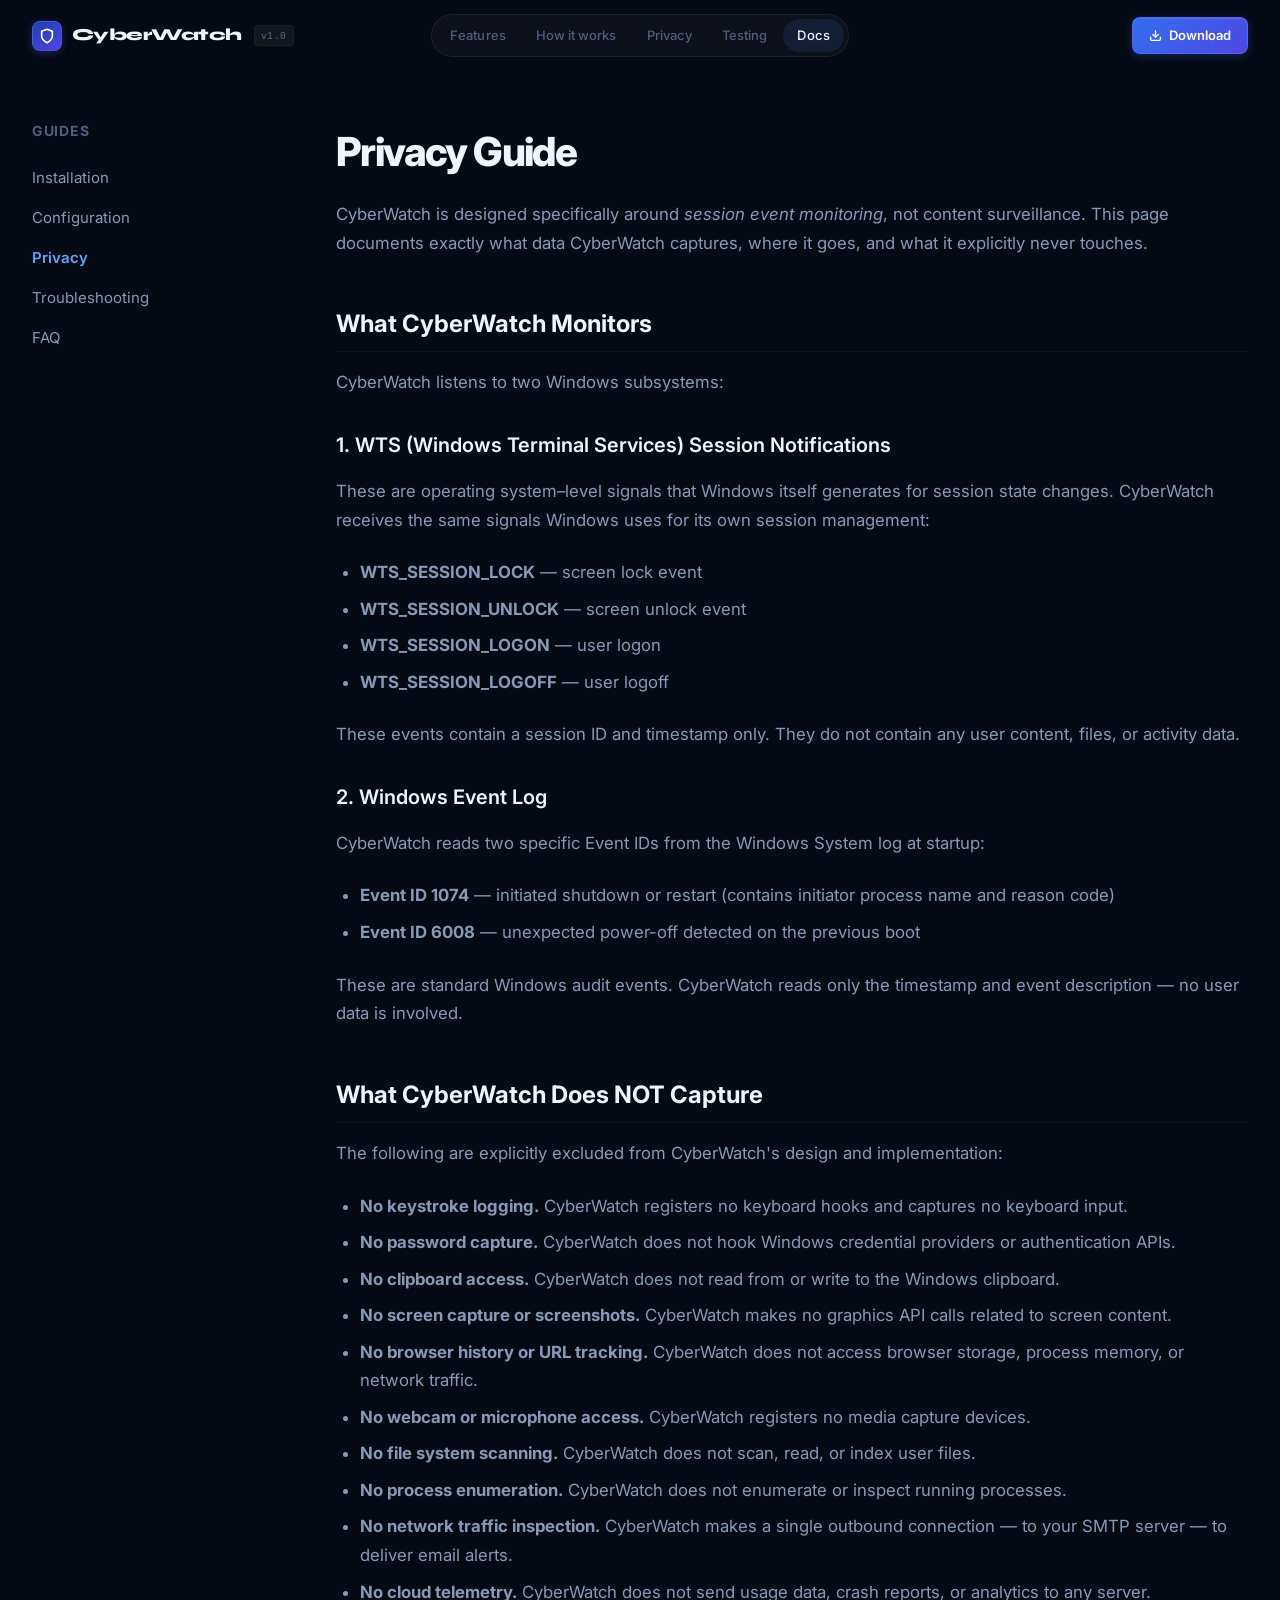
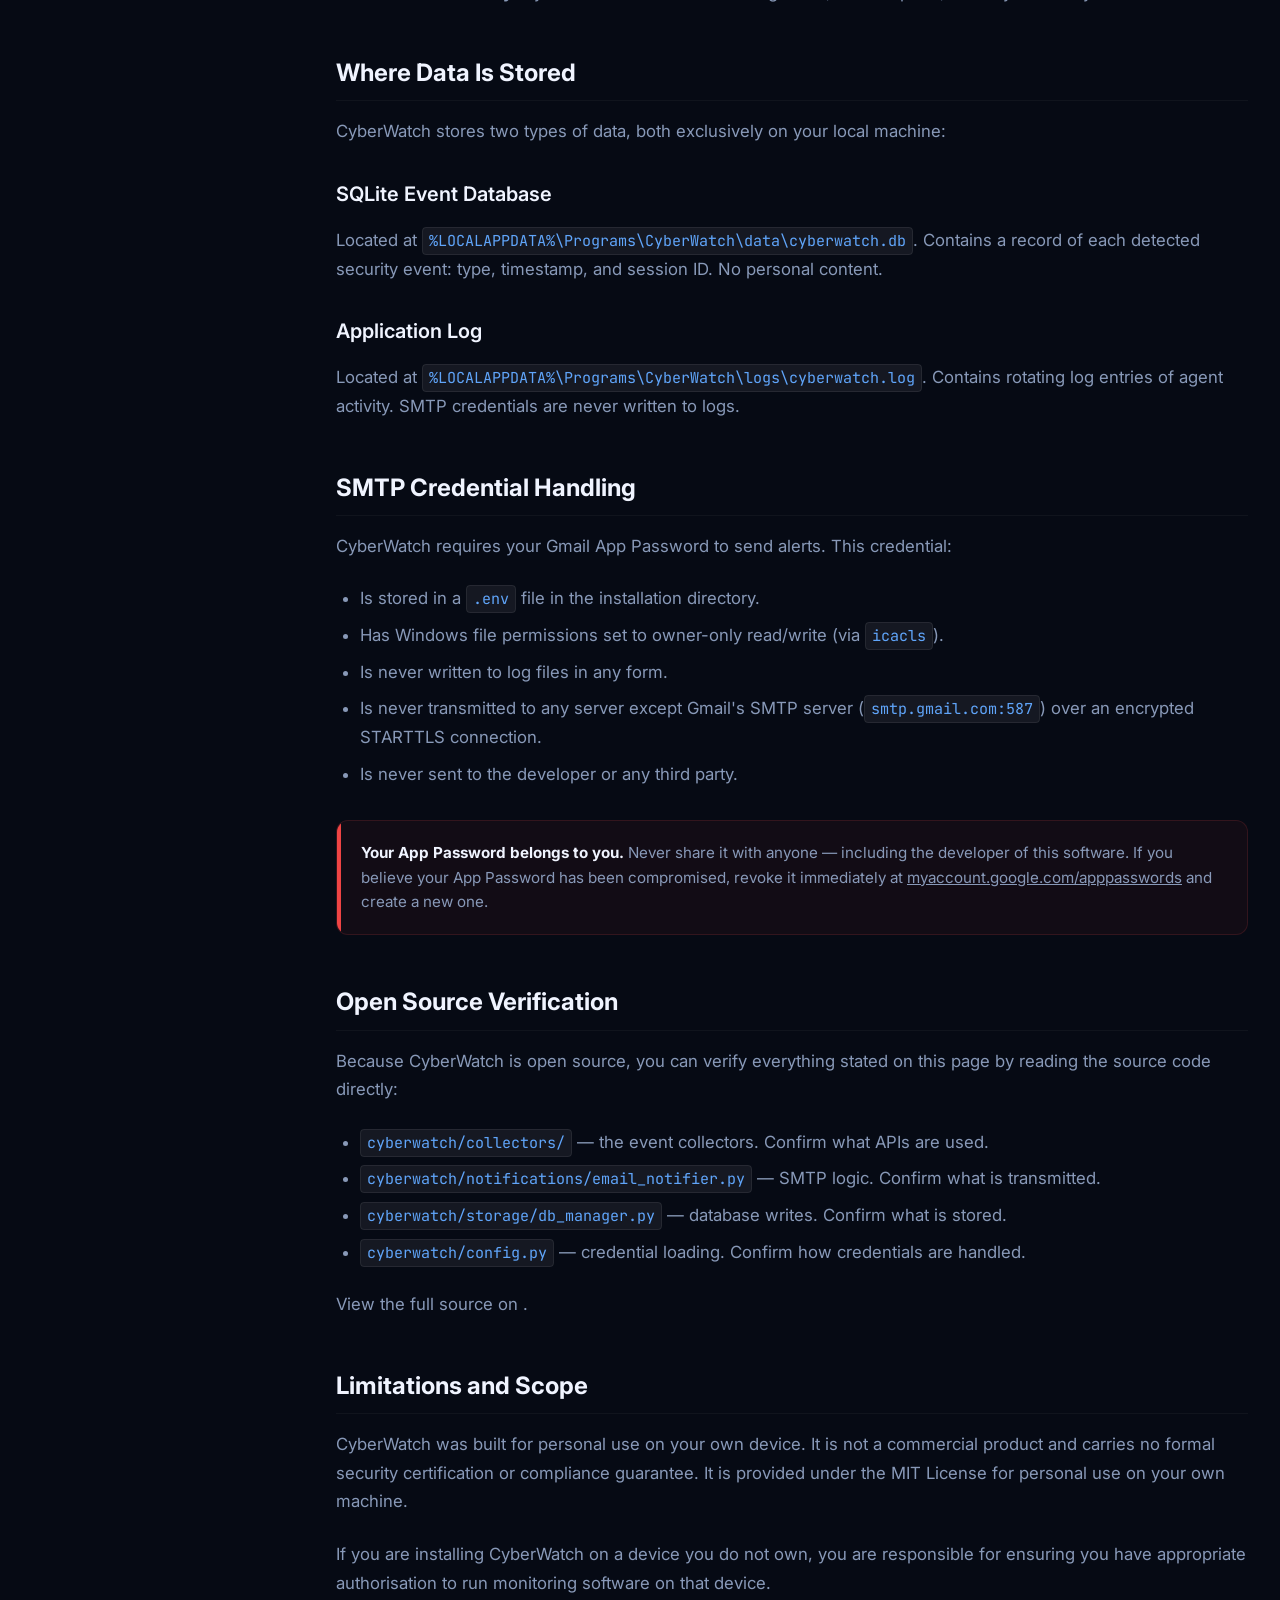
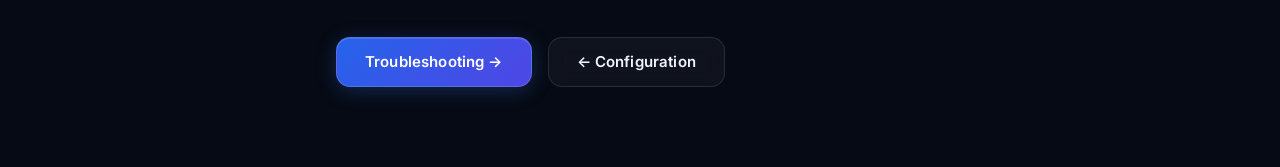
<file: docs/privacy.html>
<!DOCTYPE html>
<html lang="en">
<head>

  <meta charset="UTF-8" />
  <meta name="viewport" content="width=device-width, initial-scale=1.0" />
  <meta name="description" content="CyberWatch Privacy Guide — Exactly what CyberWatch monitors and what it does not capture, collect, or transmit." />
  <title>Privacy Guide — CyberWatch Docs</title>
  <link rel="preconnect" href="https://fonts.googleapis.com" />
  <link rel="preconnect" href="https://fonts.gstatic.com" crossorigin />
  <link href="https://fonts.googleapis.com/css2?family=Inter:wght@300;400;500;600;700;800&family=JetBrains+Mono:wght@400;500&display=swap" rel="stylesheet" />
  <link rel="stylesheet" href="../css/style.css" />
  <link rel="icon" href="data:image/svg+xml,<svg xmlns='http://www.w3.org/2000/svg' viewBox='0 0 32 32'><rect width='32' height='32' rx='6' fill='%233b82f6'/><path d='M16 6 L24 10 L24 18 C24 22 20 25.5 16 27 C12 25.5 8 22 8 18 L8 10 Z' fill='white' opacity='0.9'/><circle cx='16' cy='18' r='3' fill='%233b82f6'/></svg>" />
</head>
<body>
<header id="navbar" role="banner">
  <div class="nav-shell">

    <!-- LEFT: Logo -->
    <a href="../index.html" class="nav-logo" aria-label="CyberWatch home">
      <div class="nav-logo-mark" aria-hidden="true">
        <svg width="16" height="16" viewBox="0 0 24 24" fill="none" stroke="white" stroke-width="2.5" stroke-linecap="round" stroke-linejoin="round">
          <path d="M12 22s8-4 8-10V5l-8-3-8 3v7c0 6 8 10 8 10z"/>
        </svg>
      </div>
      <span class="nav-logo-text">CyberWatch</span>
      <span class="nav-logo-tag">v1.0</span>
    </a>

    <!-- CENTER: Pill navigation -->
    <nav class="nav-pill" aria-label="Main navigation">
      <ul class="nav-pill-links" role="list">
        <li><a href="../index.html#features"      class="nav-pill-link" data-label="Features">Features</a></li>
        <li><a href="../index.html#how-it-works"  class="nav-pill-link" data-label="Architecture">How it works</a></li>
        <li><a href="../index.html#security"      class="nav-pill-link" data-label="Privacy">Privacy</a></li>
        <li><a href="../index.html#validation"    class="nav-pill-link" data-label="Tests">Testing</a></li>
        <li><a href="index.html" class="nav-pill-link active" data-label="Docs">Docs</a></li>
      </ul>
    </nav>

    <!-- RIGHT: Actions -->
    <div class="nav-actions">

      <a
        href="../downloads/CyberWatch-Setup.exe"
        class="nav-dl-btn"
        download="CyberWatch-Setup.exe"
        id="nav-download-btn"
        data-download
        aria-label="Download CyberWatch for Windows"
      >
        <svg width="13" height="13" viewBox="0 0 24 24" fill="none" stroke="currentColor" stroke-width="2.5" stroke-linecap="round" stroke-linejoin="round" aria-hidden="true">
          <path d="M21 15v4a2 2 0 0 1-2 2H5a2 2 0 0 1-2-2v-4"/>
          <polyline points="7 10 12 15 17 10"/>
          <line x1="12" y1="15" x2="12" y2="3"/>
        </svg>
        <span>Download</span>
      </a>

      <!-- Mobile menu button -->
      <button
        id="mobile-menu-btn"
        class="nav-mobile-btn"
        aria-label="Open navigation menu"
        aria-expanded="false"
        aria-controls="mobile-menu"
      >
        <span></span>
        <span></span>
        <span></span>
      </button>
    </div>

  </div>
</header>

<!-- Mobile drawer -->
<nav id="mobile-menu" class="mobile-menu" aria-label="Mobile navigation" aria-hidden="true">
  <a href="../index.html#features"      class="nav-pill-link">Features</a>
  <a href="../index.html#how-it-works"  class="nav-pill-link">How it works</a>
  <a href="../index.html#security"      class="nav-pill-link">Privacy</a>
  <a href="../index.html#validation"    class="nav-pill-link">Testing</a>
  <a href="../index.html#download"      class="nav-pill-link">Download</a>
  <a href="index.html" class="nav-pill-link active">Documentation</a>
  <div class="mobile-menu-ctas">
    <a href="../downloads/CyberWatch-Setup.exe" download="CyberWatch-Setup.exe" class="nav-dl-btn" style="justify-content:center;padding:0.7rem 1.25rem;">Download CyberWatch</a>
  </div>
</nav>
<main style="padding-top: var(--nav-height);">
  <div class="container">
    <div class="docs-layout">

      <aside class="docs-sidebar" aria-label="Documentation navigation">
        <div class="docs-sidebar-group">
          <div class="docs-sidebar-group-title">Guides</div>
          <a href="installation.html" class="docs-sidebar-link">Installation</a>
          <a href="configuration.html" class="docs-sidebar-link">Configuration</a>
          <a href="privacy.html" class="docs-sidebar-link active" aria-current="page">Privacy</a>
          <a href="troubleshooting.html" class="docs-sidebar-link">Troubleshooting</a>
          <a href="faq.html" class="docs-sidebar-link">FAQ</a>
        </div>
      </aside>

      <article class="docs-content" aria-labelledby="page-title">

        <h1 id="page-title">Privacy Guide</h1>
        <p>CyberWatch is designed specifically around <em>session event monitoring</em>, not content surveillance. This page documents exactly what data CyberWatch captures, where it goes, and what it explicitly never touches.</p>

        <h2 id="what-cw-monitors">What CyberWatch Monitors</h2>
        <p>CyberWatch listens to two Windows subsystems:</p>

        <h3>1. WTS (Windows Terminal Services) Session Notifications</h3>
        <p>These are operating system–level signals that Windows itself generates for session state changes. CyberWatch receives the same signals Windows uses for its own session management:</p>
        <ul>
          <li><strong>WTS_SESSION_LOCK</strong> — screen lock event</li>
          <li><strong>WTS_SESSION_UNLOCK</strong> — screen unlock event</li>
          <li><strong>WTS_SESSION_LOGON</strong> — user logon</li>
          <li><strong>WTS_SESSION_LOGOFF</strong> — user logoff</li>
        </ul>
        <p>These events contain a session ID and timestamp only. They do not contain any user content, files, or activity data.</p>

        <h3>2. Windows Event Log</h3>
        <p>CyberWatch reads two specific Event IDs from the Windows System log at startup:</p>
        <ul>
          <li><strong>Event ID 1074</strong> — initiated shutdown or restart (contains initiator process name and reason code)</li>
          <li><strong>Event ID 6008</strong> — unexpected power-off detected on the previous boot</li>
        </ul>
        <p>These are standard Windows audit events. CyberWatch reads only the timestamp and event description — no user data is involved.</p>

        <h2 id="what-cw-does-not-do">What CyberWatch Does NOT Capture</h2>
        <p>The following are explicitly excluded from CyberWatch's design and implementation:</p>

        <ul>
          <li><strong>No keystroke logging.</strong> CyberWatch registers no keyboard hooks and captures no keyboard input.</li>
          <li><strong>No password capture.</strong> CyberWatch does not hook Windows credential providers or authentication APIs.</li>
          <li><strong>No clipboard access.</strong> CyberWatch does not read from or write to the Windows clipboard.</li>
          <li><strong>No screen capture or screenshots.</strong> CyberWatch makes no graphics API calls related to screen content.</li>
          <li><strong>No browser history or URL tracking.</strong> CyberWatch does not access browser storage, process memory, or network traffic.</li>
          <li><strong>No webcam or microphone access.</strong> CyberWatch registers no media capture devices.</li>
          <li><strong>No file system scanning.</strong> CyberWatch does not scan, read, or index user files.</li>
          <li><strong>No process enumeration.</strong> CyberWatch does not enumerate or inspect running processes.</li>
          <li><strong>No network traffic inspection.</strong> CyberWatch makes a single outbound connection — to your SMTP server — to deliver email alerts.</li>
          <li><strong>No cloud telemetry.</strong> CyberWatch does not send usage data, crash reports, or analytics to any server.</li>
        </ul>

        <h2 id="data-storage">Where Data Is Stored</h2>
        <p>CyberWatch stores two types of data, both exclusively on your local machine:</p>

        <h3>SQLite Event Database</h3>
        <p>Located at <code>%LOCALAPPDATA%\Programs\CyberWatch\data\cyberwatch.db</code>. Contains a record of each detected security event: type, timestamp, and session ID. No personal content.</p>

        <h3>Application Log</h3>
        <p>Located at <code>%LOCALAPPDATA%\Programs\CyberWatch\logs\cyberwatch.log</code>. Contains rotating log entries of agent activity. SMTP credentials are never written to logs.</p>

        <h2 id="credentials">SMTP Credential Handling</h2>
        <p>CyberWatch requires your Gmail App Password to send alerts. This credential:</p>
        <ul>
          <li>Is stored in a <code>.env</code> file in the installation directory.</li>
          <li>Has Windows file permissions set to owner-only read/write (via <code>icacls</code>).</li>
          <li>Is never written to log files in any form.</li>
          <li>Is never transmitted to any server except Gmail's SMTP server (<code>smtp.gmail.com:587</code>) over an encrypted STARTTLS connection.</li>
          <li>Is never sent to the developer or any third party.</li>
        </ul>

        <div class="docs-callout danger">
          <strong>Your App Password belongs to you.</strong> Never share it with anyone — including the developer of this software. If you believe your App Password has been compromised, revoke it immediately at <a href="https://myaccount.google.com/apppasswords" target="_blank" rel="noopener noreferrer" style="color:inherit; text-decoration:underline;">myaccount.google.com/apppasswords</a> and create a new one.
        </div>

        <h2 id="open-source">Open Source Verification</h2>
        <p>Because CyberWatch is open source, you can verify everything stated on this page by reading the source code directly:</p>
        <ul>
          <li><code>cyberwatch/collectors/</code> — the event collectors. Confirm what APIs are used.</li>
          <li><code>cyberwatch/notifications/email_notifier.py</code> — SMTP logic. Confirm what is transmitted.</li>
          <li><code>cyberwatch/storage/db_manager.py</code> — database writes. Confirm what is stored.</li>
          <li><code>cyberwatch/config.py</code> — credential loading. Confirm how credentials are handled.</li>
        </ul>
        <p>View the full source on .</p>

        <h2 id="limitations">Limitations and Scope</h2>
        <p>CyberWatch was built for personal use on your own device. It is not a commercial product and carries no formal security certification or compliance guarantee. It is provided under the MIT License for personal use on your own machine.</p>
        <p>If you are installing CyberWatch on a device you do not own, you are responsible for ensuring you have appropriate authorisation to run monitoring software on that device.</p>

        <div style="margin-top: 2.5rem; display: flex; gap: 1rem; flex-wrap: wrap;">
          <a href="troubleshooting.html" class="btn btn-primary">Troubleshooting →</a>
          <a href="configuration.html" class="btn btn-secondary">← Configuration</a>
        </div>

      </article>
    </div>
  </div>
</main>

<script>
  window.addEventListener('scroll', () => {
    document.getElementById('navbar').classList.toggle('scrolled', window.scrollY > 40);
  }, { passive: true });
</script>
</body>
</html>
</file>
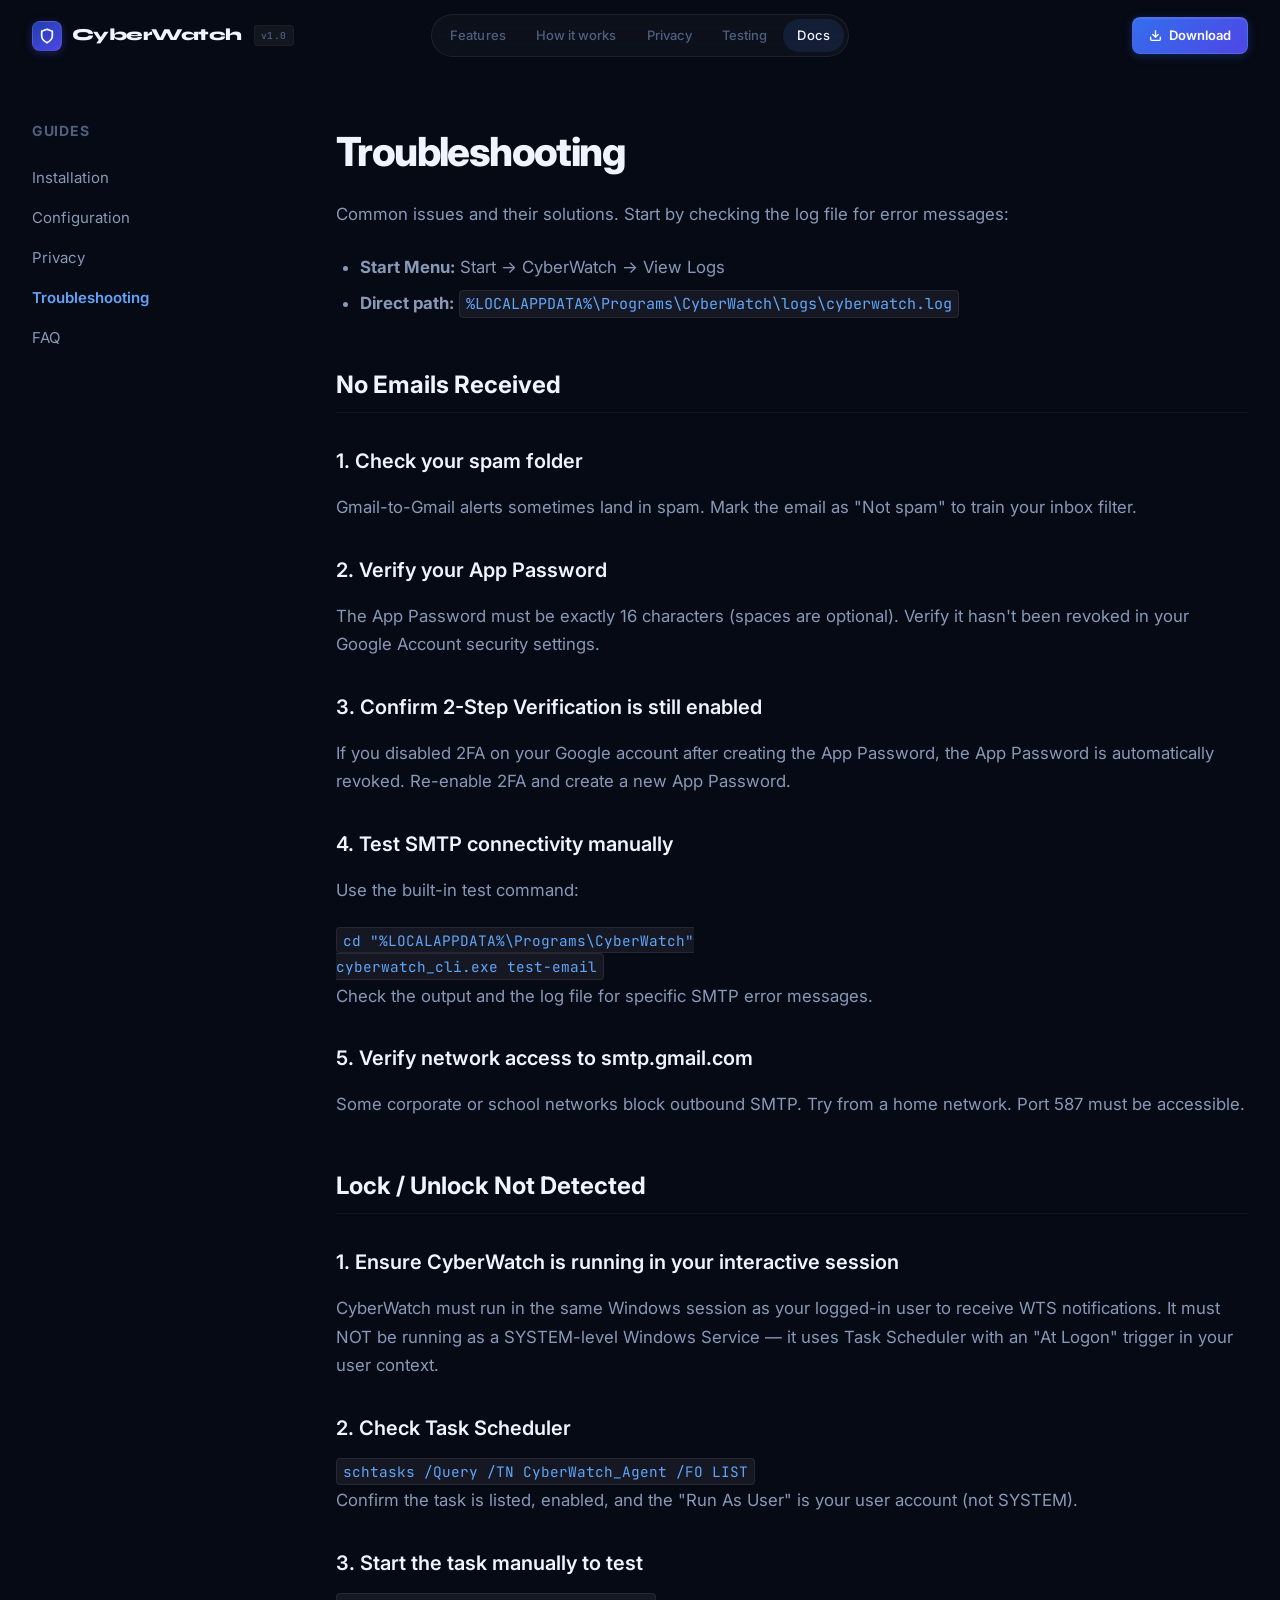
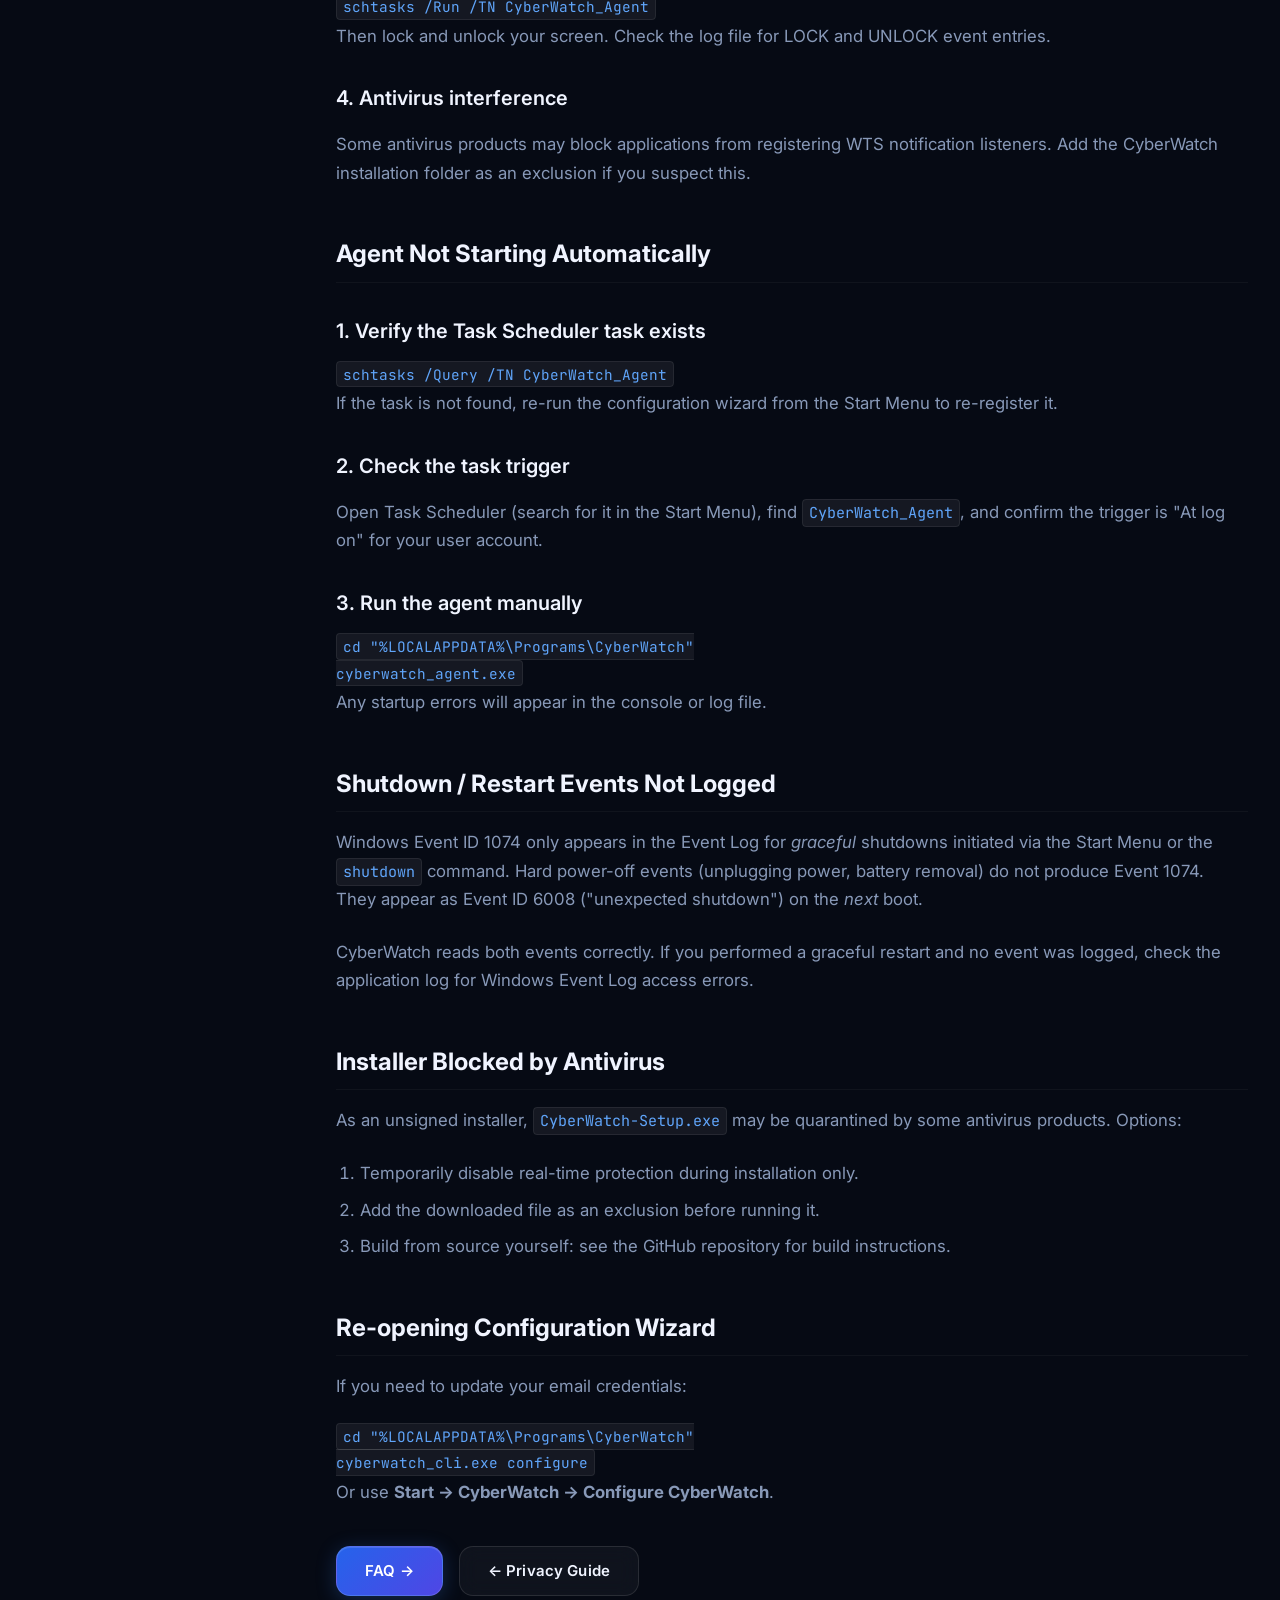
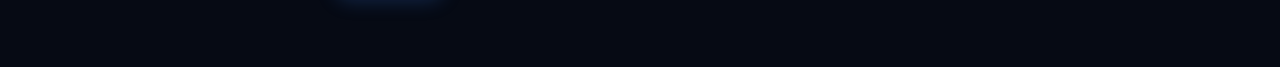
<file: docs/troubleshooting.html>
<!DOCTYPE html>
<html lang="en">
<head>

  <meta charset="UTF-8" />
  <meta name="viewport" content="width=device-width, initial-scale=1.0" />
  <meta name="description" content="CyberWatch Troubleshooting Guide — Fix SMTP errors, email delivery issues, lock/unlock detection problems, and startup failures." />
  <title>Troubleshooting — CyberWatch Docs</title>
  <link rel="preconnect" href="https://fonts.googleapis.com" />
  <link rel="preconnect" href="https://fonts.gstatic.com" crossorigin />
  <link href="https://fonts.googleapis.com/css2?family=Inter:wght@300;400;500;600;700;800&family=JetBrains+Mono:wght@400;500&display=swap" rel="stylesheet" />
  <link rel="stylesheet" href="../css/style.css" />
  <link rel="icon" href="data:image/svg+xml,<svg xmlns='http://www.w3.org/2000/svg' viewBox='0 0 32 32'><rect width='32' height='32' rx='6' fill='%233b82f6'/><path d='M16 6 L24 10 L24 18 C24 22 20 25.5 16 27 C12 25.5 8 22 8 18 L8 10 Z' fill='white' opacity='0.9'/><circle cx='16' cy='18' r='3' fill='%233b82f6'/></svg>" />
</head>
<body>
<header id="navbar" role="banner">
  <div class="nav-shell">

    <!-- LEFT: Logo -->
    <a href="../index.html" class="nav-logo" aria-label="CyberWatch home">
      <div class="nav-logo-mark" aria-hidden="true">
        <svg width="16" height="16" viewBox="0 0 24 24" fill="none" stroke="white" stroke-width="2.5" stroke-linecap="round" stroke-linejoin="round">
          <path d="M12 22s8-4 8-10V5l-8-3-8 3v7c0 6 8 10 8 10z"/>
        </svg>
      </div>
      <span class="nav-logo-text">CyberWatch</span>
      <span class="nav-logo-tag">v1.0</span>
    </a>

    <!-- CENTER: Pill navigation -->
    <nav class="nav-pill" aria-label="Main navigation">
      <ul class="nav-pill-links" role="list">
        <li><a href="../index.html#features"      class="nav-pill-link" data-label="Features">Features</a></li>
        <li><a href="../index.html#how-it-works"  class="nav-pill-link" data-label="Architecture">How it works</a></li>
        <li><a href="../index.html#security"      class="nav-pill-link" data-label="Privacy">Privacy</a></li>
        <li><a href="../index.html#validation"    class="nav-pill-link" data-label="Tests">Testing</a></li>
        <li><a href="index.html" class="nav-pill-link active" data-label="Docs">Docs</a></li>
      </ul>
    </nav>

    <!-- RIGHT: Actions -->
    <div class="nav-actions">

      <a
        href="../downloads/CyberWatch-Setup.exe"
        class="nav-dl-btn"
        download="CyberWatch-Setup.exe"
        id="nav-download-btn"
        data-download
        aria-label="Download CyberWatch for Windows"
      >
        <svg width="13" height="13" viewBox="0 0 24 24" fill="none" stroke="currentColor" stroke-width="2.5" stroke-linecap="round" stroke-linejoin="round" aria-hidden="true">
          <path d="M21 15v4a2 2 0 0 1-2 2H5a2 2 0 0 1-2-2v-4"/>
          <polyline points="7 10 12 15 17 10"/>
          <line x1="12" y1="15" x2="12" y2="3"/>
        </svg>
        <span>Download</span>
      </a>

      <!-- Mobile menu button -->
      <button
        id="mobile-menu-btn"
        class="nav-mobile-btn"
        aria-label="Open navigation menu"
        aria-expanded="false"
        aria-controls="mobile-menu"
      >
        <span></span>
        <span></span>
        <span></span>
      </button>
    </div>

  </div>
</header>

<!-- Mobile drawer -->
<nav id="mobile-menu" class="mobile-menu" aria-label="Mobile navigation" aria-hidden="true">
  <a href="../index.html#features"      class="nav-pill-link">Features</a>
  <a href="../index.html#how-it-works"  class="nav-pill-link">How it works</a>
  <a href="../index.html#security"      class="nav-pill-link">Privacy</a>
  <a href="../index.html#validation"    class="nav-pill-link">Testing</a>
  <a href="../index.html#download"      class="nav-pill-link">Download</a>
  <a href="index.html" class="nav-pill-link active">Documentation</a>
  <div class="mobile-menu-ctas">
    <a href="../downloads/CyberWatch-Setup.exe" download="CyberWatch-Setup.exe" class="nav-dl-btn" style="justify-content:center;padding:0.7rem 1.25rem;">Download CyberWatch</a>
  </div>
</nav>
<main style="padding-top: var(--nav-height);">
  <div class="container">
    <div class="docs-layout">

      <aside class="docs-sidebar" aria-label="Documentation navigation">
        <div class="docs-sidebar-group">
          <div class="docs-sidebar-group-title">Guides</div>
          <a href="installation.html" class="docs-sidebar-link">Installation</a>
          <a href="configuration.html" class="docs-sidebar-link">Configuration</a>
          <a href="privacy.html" class="docs-sidebar-link">Privacy</a>
          <a href="troubleshooting.html" class="docs-sidebar-link active" aria-current="page">Troubleshooting</a>
          <a href="faq.html" class="docs-sidebar-link">FAQ</a>
        </div>
      </aside>

      <article class="docs-content" aria-labelledby="page-title">

        <h1 id="page-title">Troubleshooting</h1>
        <p>Common issues and their solutions. Start by checking the log file for error messages:</p>
        <ul>
          <li><strong>Start Menu:</strong> Start → CyberWatch → View Logs</li>
          <li><strong>Direct path:</strong> <code>%LOCALAPPDATA%\Programs\CyberWatch\logs\cyberwatch.log</code></li>
        </ul>

        <h2 id="no-emails">No Emails Received</h2>

        <h3>1. Check your spam folder</h3>
        <p>Gmail-to-Gmail alerts sometimes land in spam. Mark the email as "Not spam" to train your inbox filter.</p>

        <h3>2. Verify your App Password</h3>
        <p>The App Password must be exactly 16 characters (spaces are optional). Verify it hasn't been revoked in your Google Account security settings.</p>

        <h3>3. Confirm 2-Step Verification is still enabled</h3>
        <p>If you disabled 2FA on your Google account after creating the App Password, the App Password is automatically revoked. Re-enable 2FA and create a new App Password.</p>

        <h3>4. Test SMTP connectivity manually</h3>
        <p>Use the built-in test command:</p>
        <pre><code>cd "%LOCALAPPDATA%\Programs\CyberWatch"
cyberwatch_cli.exe test-email</code></pre>
        <p>Check the output and the log file for specific SMTP error messages.</p>

        <h3>5. Verify network access to smtp.gmail.com</h3>
        <p>Some corporate or school networks block outbound SMTP. Try from a home network. Port 587 must be accessible.</p>

        <h2 id="lock-unlock-not-detected">Lock / Unlock Not Detected</h2>

        <h3>1. Ensure CyberWatch is running in your interactive session</h3>
        <p>CyberWatch must run in the same Windows session as your logged-in user to receive WTS notifications. It must NOT be running as a SYSTEM-level Windows Service — it uses Task Scheduler with an "At Logon" trigger in your user context.</p>

        <h3>2. Check Task Scheduler</h3>
        <pre><code>schtasks /Query /TN CyberWatch_Agent /FO LIST</code></pre>
        <p>Confirm the task is listed, enabled, and the "Run As User" is your user account (not SYSTEM).</p>

        <h3>3. Start the task manually to test</h3>
        <pre><code>schtasks /Run /TN CyberWatch_Agent</code></pre>
        <p>Then lock and unlock your screen. Check the log file for LOCK and UNLOCK event entries.</p>

        <h3>4. Antivirus interference</h3>
        <p>Some antivirus products may block applications from registering WTS notification listeners. Add the CyberWatch installation folder as an exclusion if you suspect this.</p>

        <h2 id="agent-not-starting">Agent Not Starting Automatically</h2>

        <h3>1. Verify the Task Scheduler task exists</h3>
        <pre><code>schtasks /Query /TN CyberWatch_Agent</code></pre>
        <p>If the task is not found, re-run the configuration wizard from the Start Menu to re-register it.</p>

        <h3>2. Check the task trigger</h3>
        <p>Open Task Scheduler (search for it in the Start Menu), find <code>CyberWatch_Agent</code>, and confirm the trigger is "At log on" for your user account.</p>

        <h3>3. Run the agent manually</h3>
        <pre><code>cd "%LOCALAPPDATA%\Programs\CyberWatch"
cyberwatch_agent.exe</code></pre>
        <p>Any startup errors will appear in the console or log file.</p>

        <h2 id="shutdown-events">Shutdown / Restart Events Not Logged</h2>
        <p>Windows Event ID 1074 only appears in the Event Log for <em>graceful</em> shutdowns initiated via the Start Menu or the <code>shutdown</code> command. Hard power-off events (unplugging power, battery removal) do not produce Event 1074. They appear as Event ID 6008 ("unexpected shutdown") on the <em>next</em> boot.</p>
        <p>CyberWatch reads both events correctly. If you performed a graceful restart and no event was logged, check the application log for Windows Event Log access errors.</p>

        <h2 id="installer-blocked">Installer Blocked by Antivirus</h2>
        <p>As an unsigned installer, <code>CyberWatch-Setup.exe</code> may be quarantined by some antivirus products. Options:</p>
        <ol>
          <li>Temporarily disable real-time protection during installation only.</li>
          <li>Add the downloaded file as an exclusion before running it.</li>
          <li>Build from source yourself: see the GitHub repository for build instructions.</li>
        </ol>

        <h2 id="reconfigure">Re-opening Configuration Wizard</h2>
        <p>If you need to update your email credentials:</p>
        <pre><code>cd "%LOCALAPPDATA%\Programs\CyberWatch"
cyberwatch_cli.exe configure</code></pre>
        <p>Or use <strong>Start → CyberWatch → Configure CyberWatch</strong>.</p>

        <div style="margin-top: 2.5rem; display: flex; gap: 1rem; flex-wrap: wrap;">
          <a href="faq.html" class="btn btn-primary">FAQ →</a>
          <a href="privacy.html" class="btn btn-secondary">← Privacy Guide</a>
        </div>

      </article>
    </div>
  </div>
</main>

<script>
  window.addEventListener('scroll', () => {
    document.getElementById('navbar').classList.toggle('scrolled', window.scrollY > 40);
  }, { passive: true });
</script>
</body>
</html>
</file>
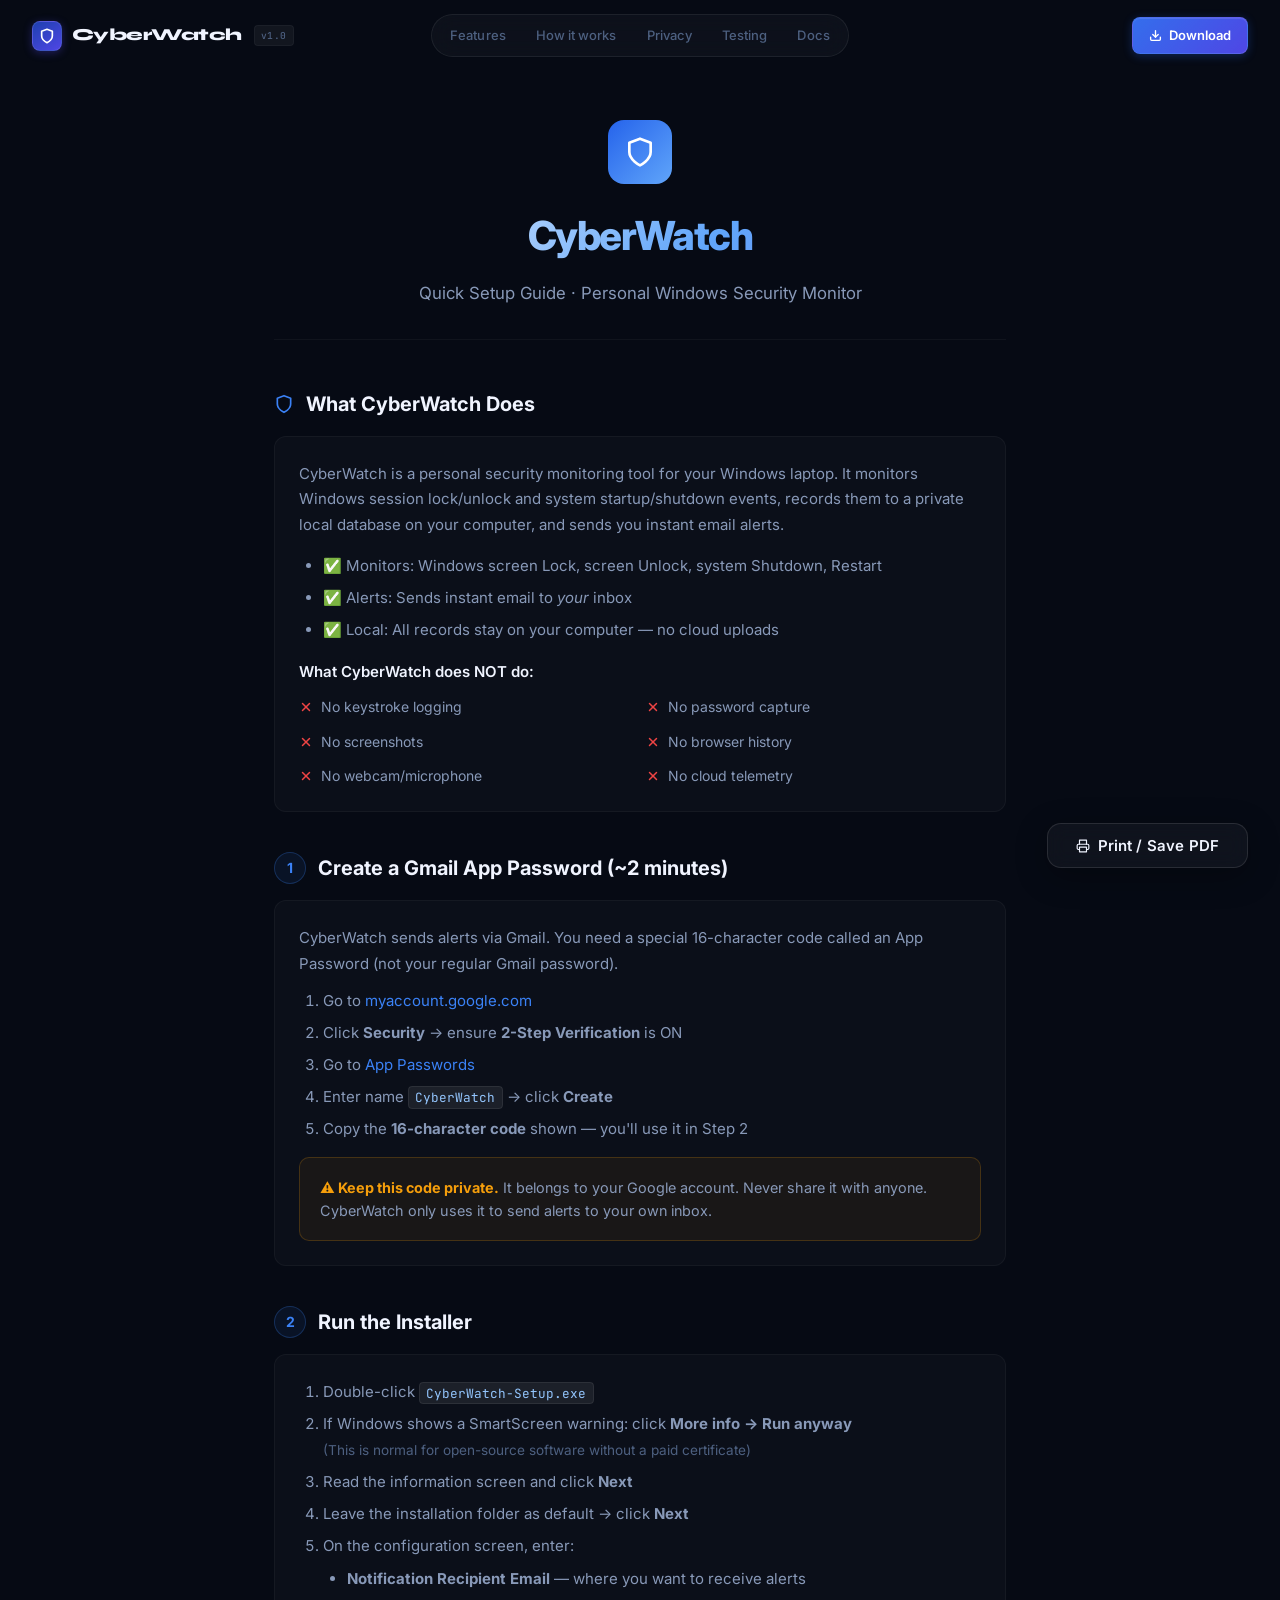
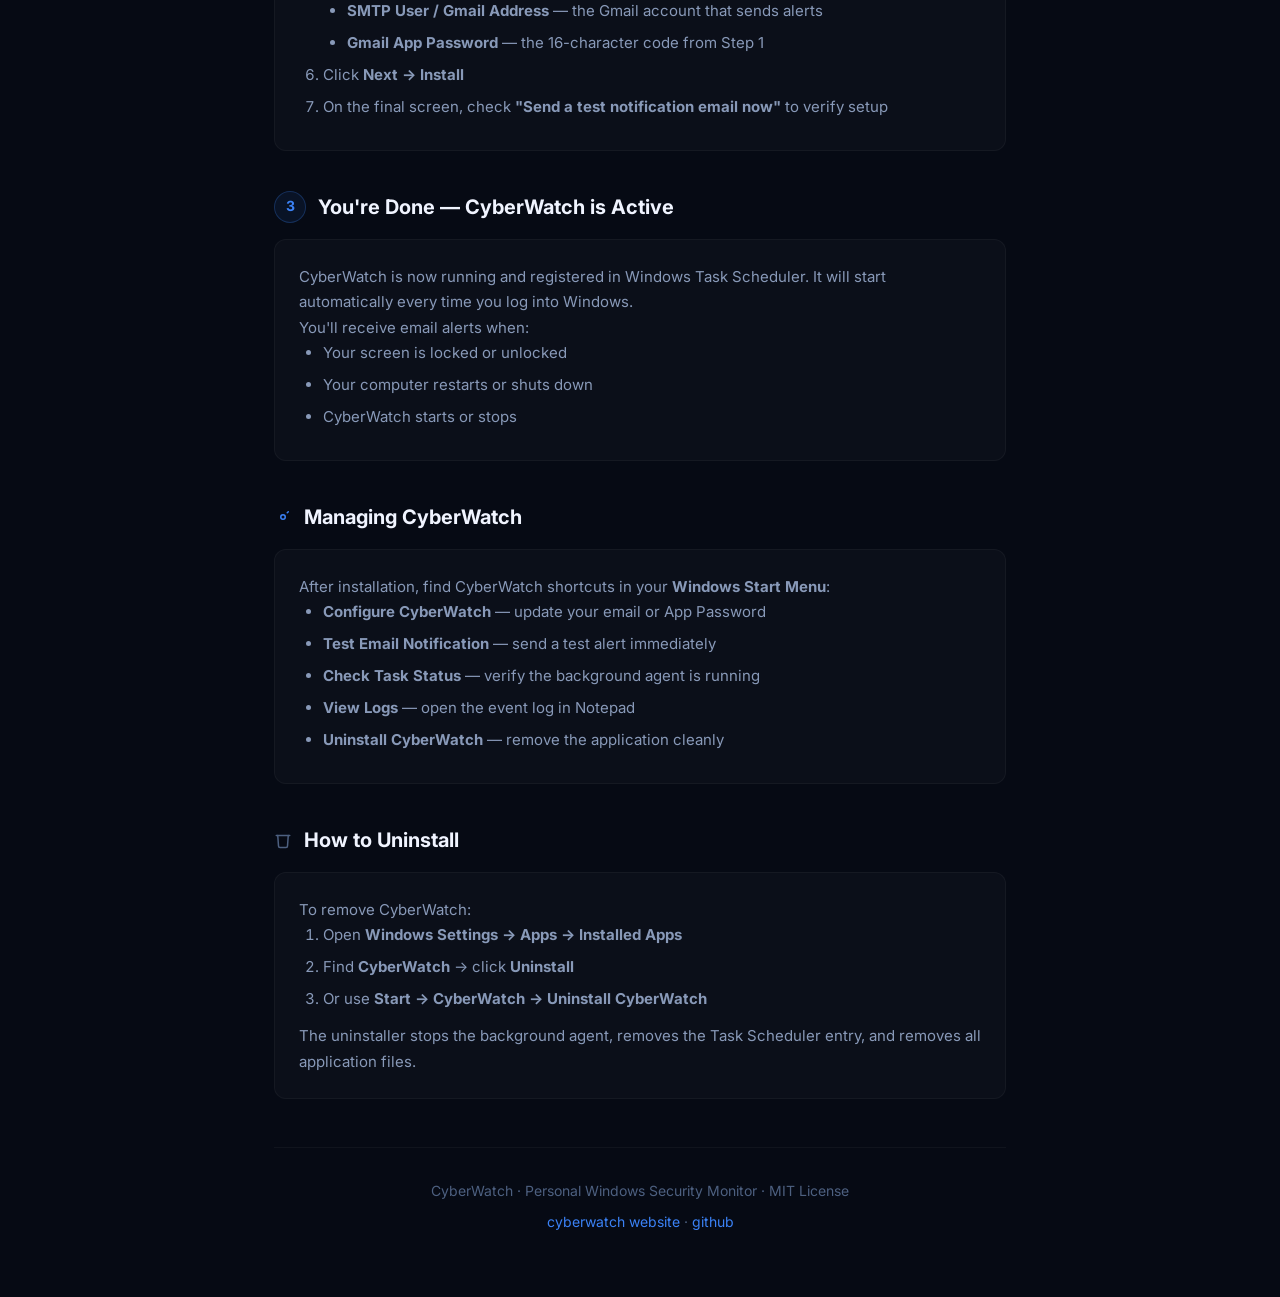
<file: downloads/user-guide.html>
<!DOCTYPE html>
<html lang="en">
<head>

  <meta charset="UTF-8" />
  <meta name="viewport" content="width=device-width, initial-scale=1.0" />
  <meta name="description" content="CyberWatch User Guide — Quick setup guide for installing and configuring CyberWatch on Windows." />
  <title>CyberWatch — User Setup Guide</title>
  <link rel="preconnect" href="https://fonts.googleapis.com" />
  <link rel="preconnect" href="https://fonts.gstatic.com" crossorigin />
  <link href="https://fonts.googleapis.com/css2?family=Inter:wght@300;400;500;600;700;800&family=JetBrains+Mono:wght@400;500&display=swap" rel="stylesheet" />
  <link rel="stylesheet" href="../css/style.css" />
  <link rel="icon" href="data:image/svg+xml,<svg xmlns='http://www.w3.org/2000/svg' viewBox='0 0 32 32'><rect width='32' height='32' rx='6' fill='%233b82f6'/><path d='M16 6 L24 10 L24 18 C24 22 20 25.5 16 27 C12 25.5 8 22 8 18 L8 10 Z' fill='white' opacity='0.9'/><circle cx='16' cy='18' r='3' fill='%233b82f6'/></svg>" />
  <style>
    @media print {
      #navbar, .print-hide { display: none !important; }
      body { background: white; color: #111; }
      .guide-card { border: 1px solid #ddd !important; }
    }
    .guide-container {
      max-width: 780px;
      margin: 0 auto;
      padding: calc(var(--nav-height) + 3rem) 1.5rem 4rem;
    }
    .guide-header {
      text-align: center;
      margin-bottom: 3rem;
      padding-bottom: 2rem;
      border-bottom: 1px solid var(--border-subtle);
    }
    .guide-header h1 {
      font-size: 2.5rem;
      font-weight: 800;
      letter-spacing: -0.04em;
      margin-bottom: 0.75rem;
    }
    .guide-header p { color: var(--text-secondary); font-size: 1.05rem; }
    .guide-section {
      margin-bottom: 2.5rem;
    }
    .guide-section h2 {
      font-size: 1.25rem;
      font-weight: 700;
      color: var(--text-primary);
      margin-bottom: 1rem;
      display: flex;
      align-items: center;
      gap: 0.75rem;
    }
    .guide-section h2 .step-num {
      width: 32px; height: 32px;
      border-radius: 50%;
      background: var(--accent-dim);
      border: 1px solid var(--border-accent);
      display: flex; align-items: center; justify-content: center;
      font-size: 0.875rem; font-weight: 700;
      color: var(--accent); flex-shrink: 0;
    }
    .guide-card {
      background: rgba(255,255,255,0.025);
      border: 1px solid var(--border-subtle);
      border-radius: 12px;
      padding: 1.5rem;
      margin-bottom: 1rem;
    }
    .guide-card p, .guide-card li {
      font-size: 0.9375rem;
      color: var(--text-secondary);
      line-height: 1.7;
    }
    .guide-card ul { list-style: disc; padding-left: 1.5rem; }
    .guide-card li { margin-bottom: 0.4rem; }
    .guide-card code {
      font-family: var(--font-mono);
      font-size: 0.85em;
      background: rgba(255,255,255,0.07);
      border: 1px solid var(--border-low);
      padding: 0.15em 0.5em;
      border-radius: 4px;
      color: var(--blue-300);
    }
    .does-not-do {
      display: grid;
      grid-template-columns: 1fr 1fr;
      gap: 0.75rem;
      margin-top: 0.75rem;
    }
    @media (max-width: 600px) {
      .does-not-do { grid-template-columns: 1fr; }
    }
    .does-not-item {
      display: flex; align-items: center; gap: 0.5rem;
      font-size: 0.875rem; color: var(--text-secondary);
    }
    .does-not-item svg { flex-shrink: 0; }
    .warning-box {
      padding: 1.125rem 1.25rem;
      background: rgba(245, 158, 11, 0.06);
      border: 1px solid rgba(245, 158, 11, 0.2);
      border-radius: 10px;
      margin-top: 1rem;
      font-size: 0.9rem;
      color: var(--text-secondary);
    }
    .warning-box strong { color: var(--amber); }
    .print-btn {
      position: fixed;
      bottom: 2rem; right: 2rem;
      z-index: 100;
    }
    @media (max-width: 480px) {
      .print-btn { bottom: 1rem; right: 1rem; }
    }
  </style>
</head>
<body>

<header id="navbar" class="print-hide" role="banner">
  <div class="nav-shell">

    <!-- LEFT: Logo -->
    <a href="../index.html" class="nav-logo" aria-label="CyberWatch home">
      <div class="nav-logo-mark" aria-hidden="true">
        <svg width="16" height="16" viewBox="0 0 24 24" fill="none" stroke="white" stroke-width="2.5" stroke-linecap="round" stroke-linejoin="round">
          <path d="M12 22s8-4 8-10V5l-8-3-8 3v7c0 6 8 10 8 10z"/>
        </svg>
      </div>
      <span class="nav-logo-text">CyberWatch</span>
      <span class="nav-logo-tag">v1.0</span>
    </a>

    <!-- CENTER: Pill navigation -->
    <nav class="nav-pill" aria-label="Main navigation">
      <ul class="nav-pill-links" role="list">
        <li><a href="../index.html#features"      class="nav-pill-link" data-label="Features">Features</a></li>
        <li><a href="../index.html#how-it-works"  class="nav-pill-link" data-label="Architecture">How it works</a></li>
        <li><a href="../index.html#security"      class="nav-pill-link" data-label="Privacy">Privacy</a></li>
        <li><a href="../index.html#validation"    class="nav-pill-link" data-label="Tests">Testing</a></li>
        <li><a href="../docs/index.html" class="nav-pill-link" data-label="Docs">Docs</a></li>
      </ul>
    </nav>

    <!-- RIGHT: Actions -->
    <div class="nav-actions">

      <a
        href="CyberWatch-Setup.exe"
        class="nav-dl-btn"
        download="CyberWatch-Setup.exe"
        id="nav-download-btn"
        data-download
        aria-label="Download CyberWatch for Windows"
      >
        <svg width="13" height="13" viewBox="0 0 24 24" fill="none" stroke="currentColor" stroke-width="2.5" stroke-linecap="round" stroke-linejoin="round" aria-hidden="true">
          <path d="M21 15v4a2 2 0 0 1-2 2H5a2 2 0 0 1-2-2v-4"/>
          <polyline points="7 10 12 15 17 10"/>
          <line x1="12" y1="15" x2="12" y2="3"/>
        </svg>
        <span>Download</span>
      </a>

      <!-- Mobile menu button -->
      <button
        id="mobile-menu-btn"
        class="nav-mobile-btn"
        aria-label="Open navigation menu"
        aria-expanded="false"
        aria-controls="mobile-menu"
      >
        <span></span>
        <span></span>
        <span></span>
      </button>
    </div>

  </div>
</header>

<!-- Mobile drawer -->
<nav id="mobile-menu" class="mobile-menu print-hide" aria-label="Mobile navigation" aria-hidden="true">
  <a href="../index.html#features"      class="nav-pill-link">Features</a>
  <a href="../index.html#how-it-works"  class="nav-pill-link">How it works</a>
  <a href="../index.html#security"      class="nav-pill-link">Privacy</a>
  <a href="../index.html#validation"    class="nav-pill-link">Testing</a>
  <a href="../index.html#download"      class="nav-pill-link">Download</a>
  <a href="../docs/index.html"          class="nav-pill-link">Documentation</a>
  <div class="mobile-menu-ctas">
    <a href="CyberWatch-Setup.exe" download="CyberWatch-Setup.exe" class="nav-dl-btn" style="justify-content:center;padding:0.7rem 1.25rem;">Download CyberWatch</a>
  </div>
</nav>

<div class="guide-container">

  <div class="guide-header">
    <div style="display:flex;justify-content:center;margin-bottom:1.25rem;">
      <div style="width:64px;height:64px;background:linear-gradient(135deg,var(--blue-600),var(--blue-400));border-radius:16px;display:flex;align-items:center;justify-content:center;">
        <svg width="32" height="32" viewBox="0 0 24 24" fill="none" stroke="white" stroke-width="2" stroke-linecap="round" stroke-linejoin="round" aria-hidden="true">
          <path d="M12 22s8-4 8-10V5l-8-3-8 3v7c0 6 8 10 8 10z"/>
        </svg>
      </div>
    </div>
    <h1 class="gradient-text">CyberWatch</h1>
    <p>Quick Setup Guide · Personal Windows Security Monitor</p>
  </div>

  <!-- What CyberWatch does -->
  <div class="guide-section">
    <h2>
      <svg width="20" height="20" viewBox="0 0 24 24" fill="none" stroke="var(--accent)" stroke-width="2" stroke-linecap="round" stroke-linejoin="round" aria-hidden="true">
        <path d="M12 22s8-4 8-10V5l-8-3-8 3v7c0 6 8 10 8 10z"/>
      </svg>
      What CyberWatch Does
    </h2>
    <div class="guide-card">
      <p>CyberWatch is a personal security monitoring tool for your Windows laptop. It monitors Windows session lock/unlock and system startup/shutdown events, records them to a private local database on your computer, and sends you instant email alerts.</p>
      <ul style="margin-top:1rem;">
        <li>✅ Monitors: Windows screen Lock, screen Unlock, system Shutdown, Restart</li>
        <li>✅ Alerts: Sends instant email to <em>your</em> inbox</li>
        <li>✅ Local: All records stay on your computer — no cloud uploads</li>
      </ul>
      <p style="margin-top:1rem; font-weight:600; color:var(--text-primary);">What CyberWatch does NOT do:</p>
      <div class="does-not-do">
        <div class="does-not-item">
          <svg width="14" height="14" viewBox="0 0 24 24" fill="none" stroke="#ef4444" stroke-width="2.5" stroke-linecap="round" stroke-linejoin="round" aria-hidden="true"><line x1="18" y1="6" x2="6" y2="18"/><line x1="6" y1="6" x2="18" y2="18"/></svg>
          No keystroke logging
        </div>
        <div class="does-not-item">
          <svg width="14" height="14" viewBox="0 0 24 24" fill="none" stroke="#ef4444" stroke-width="2.5" stroke-linecap="round" stroke-linejoin="round" aria-hidden="true"><line x1="18" y1="6" x2="6" y2="18"/><line x1="6" y1="6" x2="18" y2="18"/></svg>
          No password capture
        </div>
        <div class="does-not-item">
          <svg width="14" height="14" viewBox="0 0 24 24" fill="none" stroke="#ef4444" stroke-width="2.5" stroke-linecap="round" stroke-linejoin="round" aria-hidden="true"><line x1="18" y1="6" x2="6" y2="18"/><line x1="6" y1="6" x2="18" y2="18"/></svg>
          No screenshots
        </div>
        <div class="does-not-item">
          <svg width="14" height="14" viewBox="0 0 24 24" fill="none" stroke="#ef4444" stroke-width="2.5" stroke-linecap="round" stroke-linejoin="round" aria-hidden="true"><line x1="18" y1="6" x2="6" y2="18"/><line x1="6" y1="6" x2="18" y2="18"/></svg>
          No browser history
        </div>
        <div class="does-not-item">
          <svg width="14" height="14" viewBox="0 0 24 24" fill="none" stroke="#ef4444" stroke-width="2.5" stroke-linecap="round" stroke-linejoin="round" aria-hidden="true"><line x1="18" y1="6" x2="6" y2="18"/><line x1="6" y1="6" x2="18" y2="18"/></svg>
          No webcam/microphone
        </div>
        <div class="does-not-item">
          <svg width="14" height="14" viewBox="0 0 24 24" fill="none" stroke="#ef4444" stroke-width="2.5" stroke-linecap="round" stroke-linejoin="round" aria-hidden="true"><line x1="18" y1="6" x2="6" y2="18"/><line x1="6" y1="6" x2="18" y2="18"/></svg>
          No cloud telemetry
        </div>
      </div>
    </div>
  </div>

  <!-- Step 1 -->
  <div class="guide-section">
    <h2>
      <span class="step-num" aria-hidden="true">1</span>
      Create a Gmail App Password (~2 minutes)
    </h2>
    <div class="guide-card">
      <p>CyberWatch sends alerts via Gmail. You need a special 16-character code called an App Password (not your regular Gmail password).</p>
      <ol style="padding-left:1.5rem; margin-top:0.75rem;">
        <li>Go to <a href="https://myaccount.google.com" target="_blank" rel="noopener noreferrer" style="color:var(--accent);">myaccount.google.com</a></li>
        <li>Click <strong>Security</strong> → ensure <strong>2-Step Verification</strong> is ON</li>
        <li>Go to <a href="https://myaccount.google.com/apppasswords" target="_blank" rel="noopener noreferrer" style="color:var(--accent);">App Passwords</a></li>
        <li>Enter name <code>CyberWatch</code> → click <strong>Create</strong></li>
        <li>Copy the <strong>16-character code</strong> shown — you'll use it in Step 2</li>
      </ol>
      <div class="warning-box">
        <strong>⚠️ Keep this code private.</strong> It belongs to your Google account. Never share it with anyone. CyberWatch only uses it to send alerts to your own inbox.
      </div>
    </div>
  </div>

  <!-- Step 2 -->
  <div class="guide-section">
    <h2>
      <span class="step-num" aria-hidden="true">2</span>
      Run the Installer
    </h2>
    <div class="guide-card">
      <ol style="padding-left:1.5rem;">
        <li>Double-click <code>CyberWatch-Setup.exe</code></li>
        <li>If Windows shows a SmartScreen warning: click <strong>More info → Run anyway</strong><br><span style="font-size:0.85rem;color:var(--text-tertiary);">(This is normal for open-source software without a paid certificate)</span></li>
        <li>Read the information screen and click <strong>Next</strong></li>
        <li>Leave the installation folder as default → click <strong>Next</strong></li>
        <li>On the configuration screen, enter:
          <ul style="margin-top:0.5rem;">
            <li><strong>Notification Recipient Email</strong> — where you want to receive alerts</li>
            <li><strong>SMTP User / Gmail Address</strong> — the Gmail account that sends alerts</li>
            <li><strong>Gmail App Password</strong> — the 16-character code from Step 1</li>
          </ul>
        </li>
        <li>Click <strong>Next → Install</strong></li>
        <li>On the final screen, check <strong>"Send a test notification email now"</strong> to verify setup</li>
      </ol>
    </div>
  </div>

  <!-- Step 3 -->
  <div class="guide-section">
    <h2>
      <span class="step-num" aria-hidden="true">3</span>
      You're Done — CyberWatch is Active
    </h2>
    <div class="guide-card">
      <p>CyberWatch is now running and registered in Windows Task Scheduler. It will start automatically every time you log into Windows.</p>
      <p>You'll receive email alerts when:</p>
      <ul>
        <li>Your screen is locked or unlocked</li>
        <li>Your computer restarts or shuts down</li>
        <li>CyberWatch starts or stops</li>
      </ul>
    </div>
  </div>

  <!-- Managing -->
  <div class="guide-section">
    <h2>
      <svg width="18" height="18" viewBox="0 0 24 24" fill="none" stroke="var(--accent)" stroke-width="2" stroke-linecap="round" stroke-linejoin="round" aria-hidden="true">
        <circle cx="12" cy="12" r="3"/><path d="M19.07 4.93l-1.41 1.41"/>
      </svg>
      Managing CyberWatch
    </h2>
    <div class="guide-card">
      <p>After installation, find CyberWatch shortcuts in your <strong>Windows Start Menu</strong>:</p>
      <ul>
        <li><strong>Configure CyberWatch</strong> — update your email or App Password</li>
        <li><strong>Test Email Notification</strong> — send a test alert immediately</li>
        <li><strong>Check Task Status</strong> — verify the background agent is running</li>
        <li><strong>View Logs</strong> — open the event log in Notepad</li>
        <li><strong>Uninstall CyberWatch</strong> — remove the application cleanly</li>
      </ul>
    </div>
  </div>

  <!-- Uninstall -->
  <div class="guide-section">
    <h2>
      <svg width="18" height="18" viewBox="0 0 24 24" fill="none" stroke="var(--text-tertiary)" stroke-width="2" stroke-linecap="round" stroke-linejoin="round" aria-hidden="true">
        <polyline points="3 6 5 6 21 6"/><path d="M19 6l-1 14a2 2 0 0 1-2 2H8a2 2 0 0 1-2-2L5 6"/>
      </svg>
      How to Uninstall
    </h2>
    <div class="guide-card">
      <p>To remove CyberWatch:</p>
      <ol style="padding-left:1.5rem;">
        <li>Open <strong>Windows Settings → Apps → Installed Apps</strong></li>
        <li>Find <strong>CyberWatch</strong> → click <strong>Uninstall</strong></li>
        <li>Or use <strong>Start → CyberWatch → Uninstall CyberWatch</strong></li>
      </ol>
      <p style="margin-top:0.75rem;">The uninstaller stops the background agent, removes the Task Scheduler entry, and removes all application files.</p>
    </div>
  </div>

  <div style="text-align:center; margin-top:3rem; padding-top:2rem; border-top:1px solid var(--border-subtle); color:var(--text-tertiary); font-size:0.875rem;">
    CyberWatch · Personal Windows Security Monitor · MIT License
    <br>
    <a href="../index.html" style="color:var(--accent); margin-top:0.5rem; display:inline-block;">cyberwatch website</a>
    ·
    <a href="https://github.com/yourusername/cyberwatch" target="_blank" rel="noopener noreferrer" style="color:var(--accent);">github</a>
  </div>

</div>

<!-- Print button -->
<button
  class="btn btn-secondary print-hide print-btn"
  onclick="window.print()"
  aria-label="Print this guide"
  style="box-shadow: 0 8px 32px rgba(0,0,0,0.3);"
>
  <svg width="14" height="14" viewBox="0 0 24 24" fill="none" stroke="currentColor" stroke-width="2" stroke-linecap="round" stroke-linejoin="round" aria-hidden="true">
    <polyline points="6 9 6 2 18 2 18 9"/><path d="M6 18H4a2 2 0 0 1-2-2v-5a2 2 0 0 1 2-2h16a2 2 0 0 1 2 2v5a2 2 0 0 1-2 2h-2"/>
    <rect x="6" y="14" width="12" height="8"/>
  </svg>
  Print / Save PDF
</button>

<script>
  window.addEventListener('scroll', () => {
    document.getElementById('navbar').classList.toggle('scrolled', window.scrollY > 40);
  }, { passive: true });
</script>
</body>
</html>
</file>
<file: css/style.css>
/* ============================================================
   CyberWatch — Premium Design System v2
   Dark Luxury · Cybersecurity Aesthetic · Glass + Depth
   ============================================================ */

/* ── Google Fonts ── */
@import url('https://fonts.googleapis.com/css2?family=Inter:wght@300;400;500;600;700;800;900&family=JetBrains+Mono:wght@400;500&family=Syne:wght@700;800&display=swap');

/* ── CSS Custom Properties ── */
:root {
  /* Core backgrounds */
  --bg-void:      #02040b;
  --bg-base:      #060a14;
  --bg-surface:   #0a0f1e;
  --bg-card:      #0d1428;
  --bg-elevated:  #111e35;
  --bg-glass:     rgba(13, 20, 40, 0.6);

  /* Borders */
  --border-subtle: rgba(255, 255, 255, 0.04);
  --border-low:    rgba(255, 255, 255, 0.07);
  --border-mid:    rgba(255, 255, 255, 0.11);
  --border-high:   rgba(255, 255, 255, 0.18);
  --border-accent: rgba(59, 130, 246, 0.25);
  --border-accent-bright: rgba(96, 165, 250, 0.4);

  /* Brand palette — Blue */
  --blue-950:  #060e1f;
  --blue-900:  #0c1d3f;
  --blue-800:  #1e3a70;
  --blue-700:  #1d4ed8;
  --blue-600:  #2563eb;
  --blue-500:  #3b82f6;
  --blue-400:  #60a5fa;
  --blue-300:  #93c5fd;
  --blue-200:  #bfdbfe;

  /* Brand palette — Indigo accent */
  --indigo-600: #4f46e5;
  --indigo-500: #6366f1;
  --indigo-400: #818cf8;

  /* Brand palette — Cyan accent */
  --cyan-500: #06b6d4;
  --cyan-400: #22d3ee;

  /* Primary accent */
  --accent:         #3b82f6;
  --accent-bright:  #60a5fa;
  --accent-hover:   #60a5fa;
  --accent-dim:     rgba(59, 130, 246, 0.08);
  --accent-glow:    0 0 60px rgba(59, 130, 246, 0.2);
  --accent-glow-lg: 0 0 120px rgba(59, 130, 246, 0.25);
  --blue-glow:      rgba(59, 130, 246, 0.12);

  /* Text */
  --text-primary:   #f0f4ff;
  --text-secondary: #8899b8;
  --text-tertiary:  #4d6080;
  --text-accent:    #60a5fa;

  /* Status */
  --green:     #10b981;
  --green-dim: rgba(16, 185, 129, 0.1);
  --amber:     #f59e0b;
  --red:       #ef4444;

  /* Typography */
  --font-display: 'Syne', 'Inter', system-ui, sans-serif;
  --font-sans:    'Inter', system-ui, -apple-system, sans-serif;
  --font-mono:    'JetBrains Mono', 'Fira Code', monospace;

  /* Spacing */
  --space-1:  0.25rem;
  --space-2:  0.5rem;
  --space-3:  0.75rem;
  --space-4:  1rem;
  --space-5:  1.25rem;
  --space-6:  1.5rem;
  --space-8:  2rem;
  --space-10: 2.5rem;
  --space-12: 3rem;
  --space-16: 4rem;
  --space-20: 5rem;
  --space-24: 6rem;
  --space-32: 8rem;

  /* Layout */
  --max-width: 1300px;
  --nav-height: 72px;

  /* Radii */
  --radius-sm:  8px;
  --radius-md:  14px;
  --radius-lg:  20px;
  --radius-xl:  28px;
  --radius-2xl: 40px;
  --radius-full: 9999px;

  /* Shadows */
  --shadow-card: 0 4px 24px rgba(0, 0, 0, 0.4), 0 1px 4px rgba(0, 0, 0, 0.3);
  --shadow-elevated: 0 20px 80px rgba(0, 0, 0, 0.5), 0 4px 20px rgba(0, 0, 0, 0.4);
  --shadow-glow-blue: 0 0 0 1px rgba(59, 130, 246, 0.2), 0 8px 40px rgba(59, 130, 246, 0.15);

  /* Transitions */
  --ease-out-expo: cubic-bezier(0.19, 1, 0.22, 1);
  --ease-spring:   cubic-bezier(0.34, 1.56, 0.64, 1);
  --ease-in-out:   cubic-bezier(0.4, 0, 0.2, 1);
  --ease-out:      cubic-bezier(0, 0, 0.2, 1);
  --duration-fast: 150ms;
  --duration-base: 280ms;
  --duration-slow: 500ms;
  --duration-x:    800ms;
}

/* ── Reset ── */
*, *::before, *::after {
  box-sizing: border-box;
  margin: 0;
  padding: 0;
}

html {
  scroll-behavior: smooth;
  text-size-adjust: 100%;
  -webkit-text-size-adjust: 100%;
}

body {
  font-family: var(--font-sans);
  font-size: 1rem;
  line-height: 1.6;
  color: var(--text-primary);
  background-color: var(--bg-base);
  overflow-x: hidden;
  -webkit-font-smoothing: antialiased;
  -moz-osx-font-smoothing: grayscale;
}

img, video { max-width: 100%; display: block; }
a { color: inherit; text-decoration: none; }
button { cursor: pointer; font-family: inherit; border: none; background: none; }
ul { list-style: none; }

/* ── Smooth scroll (Lenis) ── */
html.lenis { height: auto; }
.lenis.lenis-smooth { scroll-behavior: auto; }
.lenis.lenis-smooth [data-lenis-prevent] { overscroll-behavior: contain; }

/* ── Container ── */
.container {
  width: 100%;
  max-width: var(--max-width);
  margin: 0 auto;
  padding: 0 var(--space-8);
}

@media (max-width: 1024px) { .container { padding: 0 var(--space-6); } }
@media (max-width: 768px)  { .container { padding: 0 var(--space-4); } }

/* ── Section base ── */
.section { padding: var(--space-32) 0; }
@media (max-width: 768px) { .section { padding: var(--space-20) 0; } }

/* ── Section header ── */
.section-eyebrow {
  display: inline-flex;
  align-items: center;
  gap: var(--space-2);
  font-size: 0.7rem;
  font-weight: 700;
  letter-spacing: 0.16em;
  text-transform: uppercase;
  color: var(--accent-bright);
  margin-bottom: var(--space-5);
  font-family: var(--font-mono);
}

.section-eyebrow::before {
  content: '';
  display: block;
  width: 24px;
  height: 1px;
  background: linear-gradient(90deg, var(--accent), transparent);
}

.section-title {
  font-size: clamp(1.9rem, 4vw, 3rem);
  font-weight: 800;
  letter-spacing: -0.03em;
  line-height: 1.1;
  color: var(--text-primary);
  margin-bottom: var(--space-5);
  font-family: var(--font-sans);
}

.section-subtitle {
  font-size: 1.1rem;
  color: var(--text-secondary);
  max-width: 580px;
  line-height: 1.75;
}

/* ── Glass card ── */
.glass-card {
  background: var(--bg-glass);
  border: 1px solid var(--border-low);
  border-radius: var(--radius-lg);
  backdrop-filter: blur(20px);
  -webkit-backdrop-filter: blur(20px);
}

/* ── Gradient text ── */
.gradient-text {
  background: linear-gradient(135deg, #fff 0%, var(--blue-400) 60%, var(--indigo-400) 100%);
  -webkit-background-clip: text;
  -webkit-text-fill-color: transparent;
  background-clip: text;
}

.gradient-text-blue {
  background: linear-gradient(90deg, var(--blue-400), var(--cyan-400));
  -webkit-background-clip: text;
  -webkit-text-fill-color: transparent;
  background-clip: text;
}

/* ── Buttons ── */
.btn {
  display: inline-flex;
  align-items: center;
  gap: var(--space-2);
  padding: 0.75rem 1.75rem;
  border-radius: var(--radius-md);
  font-size: 0.9375rem;
  font-weight: 600;
  letter-spacing: 0.01em;
  transition: all var(--duration-base) var(--ease-out-expo);
  position: relative;
  overflow: hidden;
  white-space: nowrap;
  cursor: pointer;
}

.btn::before {
  content: '';
  position: absolute;
  inset: 0;
  background: linear-gradient(135deg, rgba(255, 255, 255, 0.08), transparent);
  opacity: 0;
  transition: opacity var(--duration-fast);
}

.btn:hover::before { opacity: 1; }

.btn:focus-visible {
  outline: 2px solid var(--accent-bright);
  outline-offset: 3px;
}

/* Primary — the jewel button */
.btn-primary {
  background: linear-gradient(135deg, var(--blue-600) 0%, var(--indigo-600) 100%);
  color: #fff;
  border: 1px solid rgba(255, 255, 255, 0.15);
  box-shadow: 0 4px 20px rgba(59, 130, 246, 0.25), inset 0 1px 0 rgba(255, 255, 255, 0.12);
}

.btn-primary:hover {
  transform: translateY(-2px);
  box-shadow: 0 8px 40px rgba(59, 130, 246, 0.4), inset 0 1px 0 rgba(255, 255, 255, 0.15);
  border-color: rgba(255, 255, 255, 0.2);
}

.btn-primary:active { transform: translateY(0); }

/* Secondary */
.btn-secondary {
  background: rgba(255, 255, 255, 0.04);
  color: var(--text-primary);
  border: 1px solid var(--border-mid);
  backdrop-filter: blur(10px);
}

.btn-secondary:hover {
  background: rgba(255, 255, 255, 0.07);
  border-color: var(--border-accent-bright);
  transform: translateY(-2px);
}

/* Ghost */
.btn-ghost {
  color: var(--text-secondary);
  border: 1px solid var(--border-subtle);
}

.btn-ghost:hover {
  color: var(--text-primary);
  border-color: var(--border-mid);
  background: rgba(255, 255, 255, 0.03);
}

.btn-lg {
  padding: 1rem 2.25rem;
  font-size: 1rem;
  border-radius: var(--radius-md);
  letter-spacing: 0.005em;
}

.btn-sm {
  padding: 0.5rem 1.125rem;
  font-size: 0.875rem;
  border-radius: var(--radius-sm);
}

/* ── Download button: premium pulse ── */
.download-primary {
  display: inline-flex;
  align-items: center;
  gap: 0.75rem;
  padding: 1.1rem 2.5rem;
  border-radius: var(--radius-md);
  font-size: 1.0625rem;
  font-weight: 700;
  letter-spacing: 0.01em;
  color: #fff;
  background: linear-gradient(135deg, #1d4ed8 0%, #4f46e5 100%);
  border: 1px solid rgba(255, 255, 255, 0.18);
  box-shadow:
    0 0 0 0 rgba(59, 130, 246, 0.4),
    0 8px 40px rgba(37,99,235,0.35),
    inset 0 1px 0 rgba(255, 255, 255, 0.15);
  transition: all var(--duration-base) var(--ease-out-expo);
  position: relative;
  overflow: hidden;
  text-decoration: none;
  cursor: pointer;
  animation: download-pulse 3s ease-in-out infinite;
}

@keyframes download-pulse {
  0%, 100% { box-shadow: 0 0 0 0 rgba(59, 130, 246, 0.4), 0 8px 40px rgba(37,99,235,0.35), inset 0 1px 0 rgba(255, 255, 255, 0.15); }
  50%       { box-shadow: 0 0 0 8px rgba(59, 130, 246, 0), 0 12px 60px rgba(37,99,235,0.45), inset 0 1px 0 rgba(255, 255, 255, 0.15); }
}

.download-primary::before {
  content: '';
  position: absolute;
  top: -50%;
  left: -60%;
  width: 40%;
  height: 200%;
  background: linear-gradient(90deg, transparent, rgba(255, 255, 255, 0.12), transparent);
  transform: skewX(-20deg);
  transition: left 0.7s var(--ease-out-expo);
}

.download-primary:hover::before { left: 130%; }

.download-primary:hover {
  transform: translateY(-3px) scale(1.02);
  box-shadow: 0 0 0 0 rgba(59, 130, 246, 0), 0 16px 60px rgba(37,99,235,0.5), inset 0 1px 0 rgba(255, 255, 255, 0.2);
  animation: none;
}

.download-primary:active { transform: translateY(0) scale(1); }

/* ─────────────────────────────────────────────
   NAVIGATION — Redesigned
   Shell: full-width, 3-column (logo | pill | actions)
───────────────────────────────────────────── */
#navbar {
  position: fixed;
  top: 0;
  left: 0;
  right: 0;
  z-index: 1000;
  height: var(--nav-height);
  transition:
    background var(--duration-slow) var(--ease-in-out),
    border-color var(--duration-slow) var(--ease-in-out),
    backdrop-filter var(--duration-slow) var(--ease-in-out),
    box-shadow var(--duration-slow) var(--ease-in-out);
  border-bottom: 1px solid transparent;
}

#navbar.scrolled {
  background: rgba(5, 8, 18, 0.92);
  border-bottom-color: rgba(255, 255, 255, 0.05);
  backdrop-filter: blur(28px) saturate(180%);
  -webkit-backdrop-filter: blur(28px) saturate(180%);
  box-shadow: 0 1px 0 rgba(255, 255, 255, 0.04), 0 8px 40px rgba(0, 0, 0, 0.5);
}

/* The 3-column shell */
.nav-shell {
  display: grid;
  grid-template-columns: 1fr auto 1fr;
  align-items: center;
  height: 100%;
  max-width: 1400px;
  margin: 0 auto;
  padding: 0 2rem;
  gap: 1rem;
}

/* ── LEFT: Logo ── */
.nav-logo {
  display: flex;
  align-items: center;
  gap: 10px;
  text-decoration: none;
  width: fit-content;
  transition: opacity 0.2s;
}

.nav-logo:hover { opacity: 0.8; }

.nav-logo-mark {
  width: 30px;
  height: 30px;
  border-radius: 8px;
  background: linear-gradient(145deg, #1e40af 0%, #4f46e5 100%);
  display: flex;
  align-items: center;
  justify-content: center;
  flex-shrink: 0;
  border: 1px solid rgba(255, 255, 255, 0.1);
  box-shadow: 0 2px 8px rgba(79,70,229,0.35);
}

.nav-logo-text {
  font-family: var(--font-display);
  font-size: 1.05rem;
  font-weight: 800;
  color: var(--text-primary);
  letter-spacing: -0.03em;
  line-height: 1;
}

.nav-logo-tag {
  font-family: var(--font-mono);
  font-size: 0.6rem;
  font-weight: 500;
  color: var(--text-tertiary);
  background: rgba(255, 255, 255, 0.05);
  border: 1px solid var(--border-subtle);
  border-radius: 4px;
  padding: 2px 6px;
  letter-spacing: 0.04em;
  margin-left: 2px;
  align-self: center;
}

/* ── CENTER: Pill nav ── */
.nav-pill {
  /* sits in center column, auto-sized */
}

.nav-pill-links {
  display: flex;
  align-items: center;
  list-style: none;
  margin: 0;
  padding: 4px;
  gap: 2px;
  background: rgba(255, 255, 255, 0.03);
  border: 1px solid rgba(255, 255, 255, 0.07);
  border-radius: 100px;
  backdrop-filter: blur(12px);
  -webkit-backdrop-filter: blur(12px);
}

.nav-pill-link {
  display: block;
  font-size: 0.8125rem;
  font-weight: 500;
  color: var(--text-tertiary);
  padding: 0.4rem 0.875rem;
  border-radius: 100px;
  transition:
    color 0.18s ease,
    background 0.18s ease;
  white-space: nowrap;
  letter-spacing: 0.005em;
  position: relative;
}

.nav-pill-link:hover {
  color: var(--text-primary);
  background: rgba(255, 255, 255, 0.06);
}

.nav-pill-link.active {
  color: var(--text-primary);
  background: rgba(59, 130, 246, 0.12);
}

/* ── RIGHT: Actions ── */
.nav-actions {
  display: flex;
  align-items: center;
  gap: 8px;
  justify-content: flex-end;
}

/* GitHub button — text link style */
.nav-gh-btn {
  display: inline-flex;
  align-items: center;
  gap: 7px;
  padding: 0.45rem 0.875rem;
  border-radius: 8px;
  font-size: 0.8125rem;
  font-weight: 500;
  color: var(--text-secondary);
  background: transparent;
  border: 1px solid rgba(255, 255, 255, 0.08);
  transition: all 0.2s ease;
  text-decoration: none;
  white-space: nowrap;
}

.nav-gh-btn:hover {
  color: var(--text-primary);
  background: rgba(255, 255, 255, 0.05);
  border-color: rgba(255, 255, 255, 0.13);
}

/* Download button — solid accent */
.nav-dl-btn {
  display: inline-flex;
  align-items: center;
  gap: 7px;
  padding: 0.45rem 1rem;
  border-radius: 8px;
  font-size: 0.8125rem;
  font-weight: 600;
  color: #fff;
  background: linear-gradient(135deg, #2563eb, #4f46e5);
  border: 1px solid rgba(255, 255, 255, 0.12);
  box-shadow: 0 2px 10px rgba(37,99,235,0.3), inset 0 1px 0 rgba(255, 255, 255, 0.1);
  transition: all 0.2s ease;
  text-decoration: none;
  white-space: nowrap;
  position: relative;
  overflow: hidden;
}

.nav-dl-btn::before {
  content: '';
  position: absolute;
  inset: 0;
  background: linear-gradient(135deg, rgba(255, 255, 255, 0.07), transparent);
  border-radius: inherit;
}

.nav-dl-btn:hover {
  transform: translateY(-1px);
  box-shadow: 0 4px 18px rgba(37,99,235,0.45), inset 0 1px 0 rgba(255, 255, 255, 0.15);
}

.nav-dl-btn:active {
  transform: translateY(0);
  box-shadow: 0 2px 8px rgba(37,99,235,0.3);
}

/* ── Mobile menu button ── */
.nav-mobile-btn {
  display: none;
  flex-direction: column;
  justify-content: center;
  gap: 4px;
  padding: 8px;
  cursor: pointer;
  border-radius: 8px;
  border: 1px solid var(--border-subtle);
  background: rgba(255, 255, 255, 0.03);
  transition: background 0.15s, border-color 0.15s;
  width: 36px;
  height: 36px;
}

.nav-mobile-btn:hover {
  background: rgba(255, 255, 255, 0.07);
  border-color: var(--border-low);
}

.nav-mobile-btn:focus-visible { outline: 2px solid var(--accent); }

.nav-mobile-btn span {
  display: block;
  width: 16px;
  height: 1.5px;
  background: var(--text-secondary);
  border-radius: 2px;
  margin: 0 auto;
  transition: all 0.25s var(--ease-in-out);
}

.nav-mobile-btn.open span:nth-child(1) { transform: translateY(5.5px) rotate(45deg); }
.nav-mobile-btn.open span:nth-child(2) { opacity: 0; transform: scaleX(0); }
.nav-mobile-btn.open span:nth-child(3) { transform: translateY(-5.5px) rotate(-45deg); }

/* ── Mobile drawer ── */
.mobile-menu {
  display: none;
  position: fixed;
  top: var(--nav-height);
  left: 0;
  right: 0;
  bottom: 0;
  z-index: 999;
  background: rgba(5,8,18,0.97);
  backdrop-filter: blur(24px);
  -webkit-backdrop-filter: blur(24px);
  flex-direction: column;
  padding: 1.5rem 1.5rem;
  gap: 4px;
  transform: translateY(-10px);
  opacity: 0;
  pointer-events: none;
  transition:
    transform var(--duration-slow) var(--ease-out-expo),
    opacity var(--duration-slow) var(--ease-out-expo);
}

.mobile-menu.open {
  transform: translateY(0);
  opacity: 1;
  pointer-events: all;
}

.mobile-menu .nav-pill-link {
  font-size: 1rem;
  font-weight: 600;
  padding: 0.85rem 1rem;
  border-radius: 10px;
  border-bottom: 1px solid var(--border-subtle);
  border-bottom-left-radius: 0;
  border-bottom-right-radius: 0;
  color: var(--text-secondary);
}

.mobile-menu .nav-pill-link:hover {
  color: var(--text-primary);
  background: rgba(255, 255, 255, 0.04);
}

.mobile-menu-ctas {
  margin-top: var(--space-6);
  display: flex;
  flex-direction: column;
  gap: var(--space-3);
}

/* ─────────────────────────────────────────────
   HERO SECTION
───────────────────────────────────────────── */
#hero {
  position: relative;
  min-height: 100vh;
  display: flex;
  align-items: center;
  overflow: hidden;
  padding-top: var(--nav-height);
}

/* Hero background layers */
.hero-bg {
  position: absolute;
  inset: 0;
  z-index: 0;
}

.hero-bg-image {
  position: absolute;
  inset: 0;
  background: url('../assets/images/hero-bg.jpg') center/cover no-repeat;
  opacity: 0.35;
  z-index: 0;
}

.hero-bg-noise {
  position: absolute;
  inset: 0;
  background-image: url("data:image/svg+xml,%3Csvg viewBox='0 0 256 256' xmlns='http://www.w3.org/2000/svg'%3E%3Cfilter id='noise'%3E%3CfeTurbulence type='fractalNoise' baseFrequency='0.9' numOctaves='4' stitchTiles='stitch'/%3E%3C/filter%3E%3Crect width='100%25' height='100%25' filter='url(%23noise)' opacity='0.03'/%3E%3C/svg%3E");
  background-size: 200px 200px;
  opacity: 0.5;
  pointer-events: none;
  z-index: 1;
}

.hero-bg-grid {
  position: absolute;
  inset: 0;
  z-index: 2;
  background-image:
    linear-gradient(rgba(59, 130, 246, 0.04) 1px, transparent 1px),
    linear-gradient(90deg, rgba(59, 130, 246, 0.04) 1px, transparent 1px);
  background-size: 80px 80px;
  mask-image: radial-gradient(ellipse 90% 70% at 60% 40%, black 20%, transparent 80%);
}

/* Animated gradient orbs */
.hero-orb {
  position: absolute;
  border-radius: 50%;
  filter: blur(80px);
  pointer-events: none;
  z-index: 1;
}

.hero-orb-1 {
  width: 700px;
  height: 700px;
  background: radial-gradient(circle, rgba(29,78,216,0.18) 0%, transparent 70%);
  top: -10%;
  right: -5%;
  animation: orb-drift-1 20s ease-in-out infinite alternate;
}

.hero-orb-2 {
  width: 500px;
  height: 500px;
  background: radial-gradient(circle, rgba(79,70,229,0.12) 0%, transparent 70%);
  bottom: 10%;
  left: -5%;
  animation: orb-drift-2 25s ease-in-out infinite alternate;
}

.hero-orb-3 {
  width: 300px;
  height: 300px;
  background: radial-gradient(circle, rgba(6,182,212,0.08) 0%, transparent 70%);
  top: 40%;
  left: 40%;
  animation: orb-drift-3 18s ease-in-out infinite alternate;
}

@keyframes orb-drift-1 { from { transform: translate(0,0) scale(1); } to { transform: translate(-40px,40px) scale(1.1); } }
@keyframes orb-drift-2 { from { transform: translate(0,0) scale(1); } to { transform: translate(30px,-30px) scale(0.95); } }
@keyframes orb-drift-3 { from { transform: translate(0,0); } to { transform: translate(20px,20px); } }

@media (prefers-reduced-motion: reduce) {
  .hero-orb { animation: none; }
}

/* Hero canvas (Three.js) */
#hero-canvas {
  position: absolute;
  top: 0;
  right: 0;
  width: 55%;
  height: 100%;
  z-index: 3;
  opacity: 0.9;
}

@media (max-width: 1024px) { #hero-canvas { width: 100%; opacity: 0.25; } }
@media (max-width: 768px)  { #hero-canvas { display: none; } }

/* Hero content */
.hero-content {
  position: relative;
  z-index: 10;
  max-width: 680px;
}

/* Animated badge */
.hero-badge {
  display: inline-flex;
  align-items: center;
  gap: var(--space-2);
  padding: 0.4rem 1rem 0.4rem 0.6rem;
  background: rgba(59, 130, 246, 0.06);
  border: 1px solid rgba(59, 130, 246, 0.2);
  border-radius: var(--radius-full);
  font-size: 0.8rem;
  font-weight: 600;
  color: var(--blue-300);
  margin-bottom: var(--space-8);
  letter-spacing: 0.04em;
  font-family: var(--font-mono);
  text-transform: uppercase;
  backdrop-filter: blur(8px);
}

.hero-badge-dot {
  width: 7px;
  height: 7px;
  border-radius: 50%;
  background: var(--accent);
  animation: pulse-dot 2.5s ease-in-out infinite;
  box-shadow: 0 0 8px rgba(59, 130, 246, 0.6);
  flex-shrink: 0;
}

@keyframes pulse-dot {
  0%, 100% { opacity: 1; transform: scale(1); box-shadow: 0 0 8px rgba(59, 130, 246, 0.6); }
  50%       { opacity: 0.7; transform: scale(0.8); box-shadow: 0 0 4px rgba(59, 130, 246, 0.3); }
}

/* Hero title */
.hero-title {
  font-size: clamp(2.6rem, 5.5vw, 5rem);
  font-weight: 900;
  letter-spacing: -0.04em;
  line-height: 0.95;
  margin-bottom: var(--space-6);
  font-family: var(--font-display);
  /* Prevent cutoff */
  overflow-wrap: break-word;
  word-break: break-word;
}

.hero-title .line-1 {
  display: block;
  background: linear-gradient(135deg, #ffffff 0%, #c7d8ff 40%, var(--blue-400) 80%, var(--indigo-400) 100%);
  -webkit-background-clip: text;
  -webkit-text-fill-color: transparent;
  background-clip: text;
  background-size: 200% 200%;
  animation: shimmer-title 8s linear infinite;
}

@keyframes shimmer-title {
  0%   { background-position: 0% 50%; }
  50%  { background-position: 100% 50%; }
  100% { background-position: 0% 50%; }
}

@media (prefers-reduced-motion: reduce) { .hero-title .line-1 { animation: none; } }

.hero-title .line-2 {
  display: block;
  font-size: 0.45em;
  font-weight: 400;
  letter-spacing: 0.01em;
  color: var(--text-secondary);
  margin-top: var(--space-4);
  line-height: 1.4;
  font-family: var(--font-sans);
}

/* Hero description */
.hero-description {
  font-size: 1.125rem;
  color: var(--text-secondary);
  line-height: 1.8;
  margin-bottom: var(--space-10);
  max-width: 520px;
  font-weight: 400;
}

/* Hero CTAs */
.hero-ctas {
  display: flex;
  flex-wrap: wrap;
  gap: var(--space-3);
  margin-bottom: var(--space-16);
  align-items: center;
}

/* Hero stats */
.hero-stats {
  display: flex;
  gap: 0;
  flex-wrap: wrap;
  border: 1px solid var(--border-low);
  border-radius: var(--radius-md);
  background: rgba(13,20,40,0.5);
  backdrop-filter: blur(12px);
  overflow: hidden;
  width: fit-content;
  max-width: 100%;
}

.hero-stat {
  display: flex;
  flex-direction: column;
  align-items: center;
  gap: 2px;
  padding: 1rem 1.75rem;
  border-right: 1px solid var(--border-subtle);
  transition: background var(--duration-base);
}

.hero-stat:last-child { border-right: none; }
.hero-stat:hover { background: rgba(59, 130, 246, 0.06); }

.hero-stat-value {
  font-size: 1.4rem;
  font-weight: 800;
  color: var(--text-primary);
  letter-spacing: -0.03em;
  font-family: var(--font-display);
  background: linear-gradient(135deg, #fff, var(--blue-300));
  -webkit-background-clip: text;
  -webkit-text-fill-color: transparent;
  background-clip: text;
}

.hero-stat-label {
  font-size: 0.7rem;
  color: var(--text-tertiary);
  font-weight: 600;
  letter-spacing: 0.06em;
  text-transform: uppercase;
  text-align: center;
}

/* Scroll indicator */
.hero-scroll-indicator {
  position: absolute;
  bottom: 2.5rem;
  left: 50%;
  transform: translateX(-50%);
  z-index: 10;
  display: flex;
  flex-direction: column;
  align-items: center;
  gap: 0.5rem;
  color: var(--text-tertiary);
  font-size: 0.7rem;
  font-weight: 600;
  letter-spacing: 0.1em;
  text-transform: uppercase;
  font-family: var(--font-mono);
  opacity: 0.7;
  animation: scroll-bounce 2.5s ease-in-out infinite;
}

@keyframes scroll-bounce {
  0%, 100% { transform: translateX(-50%) translateY(0); opacity: 0.7; }
  50%       { transform: translateX(-50%) translateY(6px); opacity: 0.4; }
}

.hero-scroll-indicator svg { animation: arrow-blink 2.5s ease-in-out infinite; }
@keyframes arrow-blink {
  0%, 100% { opacity: 1; }
  50%       { opacity: 0.4; }
}

@media (prefers-reduced-motion: reduce) {
  .hero-scroll-indicator, .hero-scroll-indicator svg { animation: none; }
}

/* ─────────────────────────────────────────────
   FEATURES SECTION
───────────────────────────────────────────── */
#features {
  background: var(--bg-surface);
  border-top: 1px solid var(--border-subtle);
  border-bottom: 1px solid var(--border-subtle);
  position: relative;
  overflow: hidden;
}

#features::before {
  content: '';
  position: absolute;
  top: -200px;
  right: -200px;
  width: 600px;
  height: 600px;
  background: radial-gradient(circle, rgba(59, 130, 246, 0.06) 0%, transparent 60%);
  pointer-events: none;
}

.features-header {
  max-width: 640px;
}

.features-grid {
  display: grid;
  grid-template-columns: repeat(auto-fill, minmax(320px, 1fr));
  gap: 1.5px;
  margin-top: var(--space-16);
  border: 1.5px solid var(--border-low);
  border-radius: var(--radius-xl);
  overflow: hidden;
  background: var(--border-low);
}

.feature-card {
  padding: var(--space-8);
  background: var(--bg-card);
  transition: all var(--duration-slow) var(--ease-out-expo);
  position: relative;
  overflow: hidden;
  cursor: default;
}

.feature-card::after {
  content: '';
  position: absolute;
  inset: 0;
  background: radial-gradient(circle at var(--mx, 50%) var(--my, 50%), rgba(59, 130, 246, 0.06) 0%, transparent 60%);
  opacity: 0;
  transition: opacity var(--duration-slow);
}

.feature-card:hover {
  background: var(--bg-elevated);
  z-index: 2;
}

.feature-card:hover::after { opacity: 1; }

/* Top accent line on hover */
.feature-card::before {
  content: '';
  position: absolute;
  top: 0; left: 0; right: 0;
  height: 2px;
  background: linear-gradient(90deg, var(--blue-600), var(--indigo-500));
  transform: scaleX(0);
  transform-origin: left;
  transition: transform var(--duration-slow) var(--ease-out-expo);
}

.feature-card:hover::before { transform: scaleX(1); }

.feature-icon {
  width: 52px;
  height: 52px;
  border-radius: var(--radius-md);
  background: rgba(59, 130, 246, 0.07);
  border: 1px solid rgba(59, 130, 246, 0.15);
  display: flex;
  align-items: center;
  justify-content: center;
  margin-bottom: var(--space-6);
  transition: all var(--duration-base) var(--ease-out-expo);
  position: relative;
  z-index: 1;
}

.feature-card:hover .feature-icon {
  background: linear-gradient(135deg, var(--blue-700), var(--indigo-600));
  border-color: transparent;
  box-shadow: 0 4px 20px rgba(59, 130, 246, 0.35);
  transform: scale(1.05);
}

.feature-icon svg {
  width: 22px;
  height: 22px;
  color: var(--blue-400);
  transition: color var(--duration-base);
}

.feature-card:hover .feature-icon svg { color: #fff; }

.feature-title {
  font-size: 1rem;
  font-weight: 700;
  color: var(--text-primary);
  margin-bottom: var(--space-3);
  letter-spacing: -0.01em;
  position: relative;
  z-index: 1;
}

.feature-desc {
  font-size: 0.875rem;
  color: var(--text-secondary);
  line-height: 1.7;
  position: relative;
  z-index: 1;
}

/* ─────────────────────────────────────────────
   HOW IT WORKS
───────────────────────────────────────────── */
#how-it-works {
  background: var(--bg-base);
  position: relative;
}

#how-it-works::before {
  content: '';
  position: absolute;
  bottom: -100px;
  left: -100px;
  width: 500px;
  height: 500px;
  background: radial-gradient(circle, rgba(79,70,229,0.07) 0%, transparent 60%);
  pointer-events: none;
}

.how-grid {
  display: grid;
  grid-template-columns: 1fr 1fr;
  gap: 5rem;
  align-items: start;
}

@media (max-width: 900px) {
  .how-grid { grid-template-columns: 1fr; gap: 3rem; }
}

/* Architecture flow */
.architecture-flow {
  display: flex;
  flex-direction: column;
  gap: 0;
  position: relative;
}

.arch-step {
  width: 100%;
  display: grid;
  grid-template-columns: 56px 1fr;
  gap: var(--space-5);
  align-items: flex-start;
  position: relative;
}

.arch-step-left {
  display: flex;
  flex-direction: column;
  align-items: center;
}

.arch-node {
  width: 48px;
  height: 48px;
  border-radius: 50%;
  background: var(--bg-elevated);
  border: 2px solid var(--border-low);
  display: flex;
  align-items: center;
  justify-content: center;
  position: relative;
  z-index: 2;
  transition: all var(--duration-slow) var(--ease-out-expo);
  flex-shrink: 0;
}

.arch-node::after {
  content: '';
  position: absolute;
  inset: -4px;
  border-radius: 50%;
  border: 1px solid rgba(59, 130, 246, 0);
  transition: all var(--duration-slow) var(--ease-out-expo);
}

.arch-node.active {
  border-color: var(--accent);
  background: rgba(59, 130, 246, 0.1);
  box-shadow: 0 0 0 4px rgba(59, 130, 246, 0.1), 0 0 30px rgba(59, 130, 246, 0.2);
}

.arch-node.active::after {
  border-color: rgba(59, 130, 246, 0.2);
}

.arch-node svg {
  width: 20px;
  height: 20px;
  color: var(--text-tertiary);
  transition: color var(--duration-base), transform var(--duration-slow) var(--ease-spring);
}

.arch-node.active svg { color: var(--accent-bright); transform: scale(1.1); }

.arch-connector {
  width: 2px;
  height: 52px;
  background: var(--border-subtle);
  position: relative;
  margin: 0 auto;
  overflow: hidden;
  border-radius: 2px;
}

.arch-connector-fill {
  position: absolute;
  top: 0; left: 0; right: 0;
  height: 0%;
  background: linear-gradient(to bottom, var(--accent), var(--indigo-600));
  transition: height 0.5s var(--ease-in-out);
  border-radius: 2px;
}

.arch-step-right {
  padding-top: 11px;
  padding-bottom: var(--space-12);
}

.arch-step-label {
  font-size: 0.68rem;
  font-weight: 700;
  letter-spacing: 0.12em;
  text-transform: uppercase;
  color: var(--text-tertiary);
  margin-bottom: 4px;
  font-family: var(--font-mono);
}

.arch-step-title {
  font-size: 1.05rem;
  font-weight: 700;
  color: var(--text-primary);
  margin-bottom: var(--space-2);
  letter-spacing: -0.01em;
  transition: color var(--duration-base);
}

.arch-step.has-active .arch-step-title { color: var(--blue-300); }

.arch-step-desc {
  font-size: 0.875rem;
  color: var(--text-secondary);
  line-height: 1.65;
}

/* ─────────────────────────────────────────────
   SECURITY / PRIVACY
───────────────────────────────────────────── */
#security {
  background: var(--bg-surface);
  border-top: 1px solid var(--border-subtle);
  border-bottom: 1px solid var(--border-subtle);
  position: relative;
  overflow: hidden;
}

.security-grid {
  display: grid;
  grid-template-columns: 1fr 1fr;
  gap: var(--space-16);
  margin-top: var(--space-16);
  align-items: start;
}

@media (max-width: 900px) { .security-grid { grid-template-columns: 1fr; } }

.no-list {
  display: flex;
  flex-direction: column;
  gap: 10px;
  margin: 0;
  padding: 0;
}

.no-list-item {
  display: flex;
  align-items: center;
  gap: var(--space-3);
  padding: 0.7rem 1rem;
  border-radius: var(--radius-md);
  background: rgba(239,68,68,0.04);
  border: 1px solid rgba(239,68,68,0.1);
  font-size: 0.9rem;
  color: var(--text-secondary);
  transition: all var(--duration-base);
}

.no-list-item:hover {
  background: rgba(239,68,68,0.07);
  border-color: rgba(239,68,68,0.18);
  color: var(--text-primary);
}

.no-icon {
  width: 20px;
  height: 20px;
  border-radius: 50%;
  background: rgba(239,68,68,0.12);
  border: 1px solid rgba(239,68,68,0.2);
  display: flex;
  align-items: center;
  justify-content: center;
  flex-shrink: 0;
  font-size: 0.7rem;
  color: #ef4444;
  font-weight: 700;
}

.privacy-note {
  margin-top: var(--space-6);
  padding: var(--space-5) var(--space-6);
  background: rgba(59, 130, 246, 0.05);
  border: 1px solid rgba(59, 130, 246, 0.12);
  border-radius: var(--radius-md);
  position: relative;
  overflow: hidden;
}

.privacy-note::before {
  content: '';
  position: absolute;
  top: 0; left: 0; bottom: 0;
  width: 4px;
  background: var(--accent);
}

.privacy-note p {
  font-size: 0.9rem;
  color: var(--text-secondary);
  line-height: 1.7;
}

.privacy-note p strong { color: var(--text-primary); }

/* ─────────────────────────────────────────────
   TESTING / VALIDATION
───────────────────────────────────────────── */
#validation {
  background: var(--bg-base);
}

.validation-summary {
  display: flex;
  gap: var(--space-6);
  margin-bottom: var(--space-12);
  flex-wrap: wrap;
}

.validation-stat {
  padding: var(--space-8) var(--space-10);
  border-radius: var(--radius-lg);
  background: var(--bg-card);
  border: 1px solid var(--border-low);
  text-align: center;
  flex: 1;
  min-width: 160px;
  position: relative;
  overflow: hidden;
  transition: all var(--duration-base);
}

.validation-stat::before {
  content: '';
  position: absolute;
  top: 0; left: 0; right: 0;
  height: 3px;
  background: linear-gradient(90deg, var(--green), var(--cyan-400));
}

.validation-stat.na::before {
  background: linear-gradient(90deg, var(--amber), #f97316);
}

.validation-stat:hover {
  border-color: var(--border-mid);
  transform: translateY(-2px);
  box-shadow: var(--shadow-card);
}

.validation-stat-number {
  font-size: clamp(3rem, 6vw, 4rem);
  font-weight: 900;
  line-height: 1;
  margin-bottom: var(--space-2);
  font-family: var(--font-display);
  background: linear-gradient(135deg, var(--green), var(--cyan-400));
  -webkit-background-clip: text;
  -webkit-text-fill-color: transparent;
  background-clip: text;
}

.validation-stat.na .validation-stat-number {
  background: linear-gradient(135deg, var(--amber), #f97316);
  -webkit-background-clip: text;
  background-clip: text;
}

.validation-stat-label {
  font-size: 0.875rem;
  font-weight: 600;
  color: var(--text-secondary);
  text-transform: uppercase;
  letter-spacing: 0.08em;
}

/* Test grid */
.test-grid {
  display: grid;
  grid-template-columns: repeat(auto-fill, minmax(260px, 1fr));
  gap: 1px;
  border: 1px solid var(--border-low);
  border-radius: var(--radius-lg);
  overflow: hidden;
  background: var(--border-subtle);
  margin-bottom: var(--space-8);
}

.test-item {
  display: flex;
  align-items: center;
  justify-content: space-between;
  padding: 0.875rem 1.25rem;
  background: var(--bg-card);
  transition: background var(--duration-fast);
  gap: var(--space-3);
}

.test-item:hover { background: var(--bg-elevated); }

.test-label {
  font-size: 0.875rem;
  font-weight: 500;
  color: var(--text-secondary);
  transition: color var(--duration-fast);
}

.test-item:hover .test-label { color: var(--text-primary); }

.test-badge {
  font-size: 0.65rem;
  font-weight: 800;
  letter-spacing: 0.1em;
  padding: 0.25rem 0.6rem;
  border-radius: var(--radius-full);
  flex-shrink: 0;
  font-family: var(--font-mono);
}

.test-item.pass .test-badge {
  background: rgba(16,185,129,0.1);
  color: var(--green);
  border: 1px solid rgba(16,185,129,0.2);
}

.test-item.na .test-badge {
  background: rgba(245,158,11,0.1);
  color: var(--amber);
  border: 1px solid rgba(245,158,11,0.2);
}

/* Status dot */
.test-item.pass::before {
  content: '';
  width: 6px;
  height: 6px;
  border-radius: 50%;
  background: var(--green);
  flex-shrink: 0;
  box-shadow: 0 0 6px rgba(16,185,129,0.4);
}

.test-item.na::before {
  content: '';
  width: 6px;
  height: 6px;
  border-radius: 50%;
  background: var(--amber);
  flex-shrink: 0;
}

.na-note {
  padding: var(--space-5) var(--space-6);
  background: rgba(245,158,11,0.04);
  border: 1px solid rgba(245,158,11,0.12);
  border-radius: var(--radius-md);
  font-size: 0.875rem;
  color: var(--text-secondary);
  line-height: 1.7;
  position: relative;
  overflow: hidden;
}

.na-note::before {
  content: '';
  position: absolute;
  top: 0; left: 0; bottom: 0;
  width: 4px;
  background: var(--amber);
}

.na-note strong { color: var(--text-primary); }

/* ─────────────────────────────────────────────
   DOWNLOAD SECTION
───────────────────────────────────────────── */
#download {
  background: var(--bg-surface);
  border-top: 1px solid var(--border-subtle);
  border-bottom: 1px solid var(--border-subtle);
  position: relative;
  overflow: hidden;
}

#download::before {
  content: '';
  position: absolute;
  top: 50%;
  left: 50%;
  transform: translate(-50%, -50%);
  width: 900px;
  height: 900px;
  background: radial-gradient(circle, rgba(29,78,216,0.07) 0%, transparent 60%);
  pointer-events: none;
}

.download-hero {
  text-align: center;
  position: relative;
  z-index: 2;
}

.download-hero .section-eyebrow { justify-content: center; }
.download-hero .section-title { margin-left: auto; margin-right: auto; }
.download-hero .section-subtitle { margin: 0 auto var(--space-12); }

.download-secondary-links {
  display: flex;
  flex-wrap: wrap;
  justify-content: center;
  gap: var(--space-3);
  margin-top: var(--space-6);
}

/* Download info panel */
.download-info-panel {
  display: grid;
  grid-template-columns: repeat(auto-fit, minmax(180px, 1fr));
  gap: 1px;
  margin-top: var(--space-16);
  border: 1px solid var(--border-low);
  border-radius: var(--radius-lg);
  overflow: hidden;
  background: var(--border-subtle);
  position: relative;
  z-index: 2;
}

.download-info-item {
  padding: 1.25rem 1.5rem;
  background: var(--bg-card);
  transition: background var(--duration-fast);
}

.download-info-item:hover { background: var(--bg-elevated); }

.download-info-label {
  font-size: 0.7rem;
  font-weight: 700;
  letter-spacing: 0.12em;
  text-transform: uppercase;
  color: var(--text-tertiary);
  margin-bottom: 6px;
  font-family: var(--font-mono);
}

.download-info-value {
  font-size: 0.9375rem;
  font-weight: 600;
  color: var(--text-primary);
}

/* ─────────────────────────────────────────────
   INSTALLATION GUIDE
───────────────────────────────────────────── */
#installation { background: var(--bg-base); }

.install-steps {
  display: flex;
  flex-direction: column;
  gap: 0;
  margin-top: var(--space-12);
  max-width: 760px;
  position: relative;
}

/* Vertical line */
.install-steps::before {
  content: '';
  position: absolute;
  top: 20px;
  left: 20px;
  bottom: 20px;
  width: 1px;
  background: linear-gradient(to bottom, var(--accent), var(--indigo-600), transparent);
  opacity: 0.3;
}

.install-step {
  display: grid;
  grid-template-columns: 44px 1fr;
  gap: var(--space-6);
  align-items: flex-start;
  padding-bottom: var(--space-8);
  position: relative;
}

.install-step-num {
  width: 40px;
  height: 40px;
  border-radius: 50%;
  background: var(--bg-elevated);
  border: 1px solid var(--border-low);
  display: flex;
  align-items: center;
  justify-content: center;
  font-size: 0.8rem;
  font-weight: 800;
  color: var(--accent-bright);
  flex-shrink: 0;
  position: relative;
  z-index: 2;
  font-family: var(--font-mono);
  transition: all var(--duration-base);
}

.install-step:hover .install-step-num {
  background: rgba(59, 130, 246, 0.12);
  border-color: var(--accent);
  box-shadow: 0 0 20px rgba(59, 130, 246, 0.2);
}

.install-step-body { padding-top: 8px; }

.install-step-title {
  font-size: 1.0625rem;
  font-weight: 700;
  color: var(--text-primary);
  margin-bottom: var(--space-2);
  letter-spacing: -0.01em;
}

.install-step-desc {
  font-size: 0.9rem;
  color: var(--text-secondary);
  line-height: 1.7;
}

.install-step-desc strong { color: var(--text-primary); font-weight: 600; }

.install-warning {
  margin-top: 2rem;
  padding: var(--space-4) var(--space-5);
  background: rgba(245,158,11,0.04);
  border: 1px solid rgba(245,158,11,0.15);
  border-radius: var(--radius-sm);
  display: flex;
  gap: 1rem;
  align-items: flex-start;
  position: relative;
  overflow: hidden;
  line-height: 1.6;
}

.install-warning::before {
  content: '';
  position: absolute;
  top: 0; left: 0; bottom: 0;
  width: 4px;
  background: var(--amber);
}

/* ─────────────────────────────────────────────
   GITHUB SECTION
───────────────────────────────────────────── */
#github {
  background: var(--bg-surface);
  border-top: 1px solid var(--border-subtle);
  border-bottom: 1px solid var(--border-subtle);
}

.github-grid {
  display: grid;
  grid-template-columns: 1fr 1fr;
  gap: var(--space-16);
  margin-top: var(--space-12);
  align-items: start;
}

@media (max-width: 900px) { .github-grid { grid-template-columns: 1fr; gap: var(--space-8); } }

.tech-stack-grid {
  display: grid;
  grid-template-columns: 1fr 1fr;
  gap: var(--space-2);
  margin-top: var(--space-6);
}

.tech-item {
  display: flex;
  align-items: center;
  gap: var(--space-3);
  padding: 0.625rem 0.875rem;
  background: var(--bg-card);
  border: 1px solid var(--border-subtle);
  border-radius: var(--radius-sm);
  font-size: 0.875rem;
  font-weight: 500;
  color: var(--text-secondary);
  transition: all var(--duration-base);
}

.tech-item:hover {
  background: var(--bg-elevated);
  border-color: var(--border-accent);
  color: var(--text-primary);
}

.tech-dot {
  width: 6px;
  height: 6px;
  border-radius: 50%;
  background: var(--accent);
  flex-shrink: 0;
}

/* ─────────────────────────────────────────────
   FOOTER
───────────────────────────────────────────── */
footer {
  background: var(--bg-void);
  border-top: 1px solid var(--border-subtle);
  padding: var(--space-16) 0;
}

.footer-inner {
  display: grid;
  grid-template-columns: 1fr 1fr;
  gap: var(--space-8);
  align-items: end;
}

@media (max-width: 768px) {
  .footer-inner { grid-template-columns: 1fr; gap: var(--space-6); }
}

.footer-brand {
  display: flex;
  align-items: center;
  gap: var(--space-3);
  font-size: 1rem;
  font-weight: 800;
  color: var(--text-primary);
  margin-bottom: var(--space-3);
  font-family: var(--font-display);
}

.footer-desc {
  font-size: 0.875rem;
  color: var(--text-tertiary);
  max-width: 320px;
  line-height: 1.65;
}

.footer-links {
  display: flex;
  flex-wrap: wrap;
  gap: var(--space-4);
  justify-content: flex-end;
}

.footer-link {
  font-size: 0.875rem;
  color: var(--text-tertiary);
  font-weight: 500;
  transition: color var(--duration-fast);
}

.footer-link:hover { color: var(--text-primary); }

.footer-bottom {
  margin-top: var(--space-12);
  padding-top: var(--space-6);
  border-top: 1px solid var(--border-subtle);
  text-align: center;
  font-size: 0.8125rem;
  color: var(--text-tertiary);
}

/* ─────────────────────────────────────────────
   SCROLL ANIMATIONS (fallback)
───────────────────────────────────────────── */
.fade-up {
  opacity: 0;
  transform: translateY(32px);
  transition: opacity var(--duration-slow) var(--ease-out-expo),
              transform var(--duration-slow) var(--ease-out-expo);
}

.fade-up.visible {
  opacity: 1;
  transform: translateY(0);
}

.fade-in {
  opacity: 0;
  transition: opacity var(--duration-slow) var(--ease-out-expo);
}

.fade-in.visible { opacity: 1; }

/* ─────────────────────────────────────────────
   CURSOR GLOW
───────────────────────────────────────────── */
#cursor-glow {
  position: fixed;
  width: 300px;
  height: 300px;
  border-radius: 50%;
  background: radial-gradient(circle, rgba(59, 130, 246, 0.07) 0%, transparent 70%);
  pointer-events: none;
  z-index: 9999;
  transform: translate(-50%, -50%);
  transition: opacity 0.3s ease;
  mix-blend-mode: screen;
}

/* ─────────────────────────────────────────────
   RESPONSIVE
───────────────────────────────────────────── */

/* At 1140px: collapse pill nav to hamburger */
@media (max-width: 1140px) {
  .nav-pill { display: none; }
  .nav-shell { grid-template-columns: 1fr auto; }
}

/* At 900px: hide gh+dl buttons too, show only hamburger */
@media (max-width: 900px) {
  .nav-gh-btn { display: none; }
  .nav-dl-btn { display: none; }
  .nav-mobile-btn { display: flex; }
  .mobile-menu { display: flex; }
}

@media (max-width: 768px) {
  .nav-shell { padding: 0 1.25rem; }

  .hero-stats { width: 100%; }
  .hero-stat  { padding: 0.875rem 1rem; flex: 1; min-width: 0; }

  .features-grid { grid-template-columns: 1fr; }
  .tech-stack-grid { grid-template-columns: 1fr; }

  .section-title { font-size: 1.75rem; }
  .footer-links  { justify-content: flex-start; }
}

@media (max-width: 480px) {
  .hero-ctas { flex-direction: column; align-items: flex-start; }
  .hero-ctas .btn, .hero-ctas .download-primary { width: 100%; justify-content: center; }
  .download-secondary-links { flex-direction: column; align-items: stretch; }
  .download-secondary-links .btn { justify-content: center; }
  .validation-summary { flex-direction: column; }
  .validation-stat { min-width: 0; }
  .nav-logo-tag { display: none; }
}

/* ─────────────────────────────────────────────
   SCROLLBAR
───────────────────────────────────────────── */
::-webkit-scrollbar { width: 6px; height: 6px; }
::-webkit-scrollbar-track { background: var(--bg-void); }
::-webkit-scrollbar-thumb {
  background: var(--border-mid);
  border-radius: 3px;
}
::-webkit-scrollbar-thumb:hover { background: var(--border-high); }

/* ─────────────────────────────────────────────
   SELECTION
───────────────────────────────────────────── */
::selection {
  background: rgba(59, 130, 246, 0.25);
  color: var(--text-primary);
}

/* ─────────────────────────────────────────────
   FOCUS (accessibility)
───────────────────────────────────────────── */
:focus-visible {
  outline: 2px solid var(--accent-bright);
  outline-offset: 3px;
  border-radius: 4px;
}

/* ═══════════════════════════════════════
   DOCUMENTATION PAGES
════════════════════════════════════════ */
.docs-layout {
  display: grid;
  grid-template-columns: 240px 1fr;
  gap: 4rem;
  padding-bottom: 5rem;
  padding-top: 3rem;
}

/* Sidebar */
.docs-sidebar {
  position: sticky;
  top: calc(var(--nav-height) + 2rem);
  height: max-content;
}

.docs-sidebar-group {
  margin-bottom: 2rem;
}

.docs-sidebar-group-title {
  font-size: 0.875rem;
  font-weight: 700;
  text-transform: uppercase;
  letter-spacing: 0.05em;
  color: var(--text-tertiary);
  margin-bottom: 1rem;
}

.docs-sidebar-link {
  display: block;
  padding: 0.5rem 0;
  color: var(--text-secondary);
  font-size: 0.9375rem;
  text-decoration: none;
  transition: color 0.2s ease;
}

.docs-sidebar-link:hover, .docs-sidebar-link:focus-visible {
  color: var(--accent-bright);
}

.docs-sidebar-link.active {
  color: var(--accent-bright);
  font-weight: 600;
}

/* Content */
.docs-content {
  min-width: 0; /* Prevent grid blowout */
}

.docs-content h1 {
  font-size: 2.5rem;
  font-weight: 800;
  letter-spacing: -0.04em;
  margin-bottom: 1rem;
  color: var(--text-primary);
}

.docs-content h2 {
  font-size: 1.5rem;
  font-weight: 700;
  margin-top: 3rem;
  margin-bottom: 1rem;
  padding-bottom: 0.5rem;
  border-bottom: 1px solid var(--border-subtle);
  color: var(--text-primary);
}

.docs-content h3 {
  font-size: 1.25rem;
  font-weight: 600;
  margin-top: 2rem;
  margin-bottom: 1rem;
  color: var(--text-primary);
}

.docs-content p, .docs-content ul, .docs-content ol {
  font-size: 1.05rem;
  color: var(--text-secondary);
  line-height: 1.7;
  margin-bottom: 1.5rem;
}

.docs-content ul { list-style: disc; padding-left: 1.5rem; }
.docs-content ol { padding-left: 1.5rem; }
.docs-content li { margin-bottom: 0.5rem; }

.docs-content code {
  font-family: var(--font-mono);
  font-size: 0.9em;
  background: rgba(255, 255, 255, 0.06);
  border: 1px solid var(--border-low);
  padding: 0.2em 0.4em;
  border-radius: 4px;
  color: var(--accent-bright);
}

/* Callouts */
.docs-callout {
  padding: 1.25rem 1.5rem;
  border-radius: 12px;
  margin: 2rem 0;
  font-size: 0.95rem;
  color: var(--text-secondary);
  position: relative;
  overflow: hidden;
}

.docs-callout::before {
  content: '';
  position: absolute;
  top: 0; left: 0; bottom: 0;
  width: 4px;
}

.docs-callout.tip {
  background: rgba(59, 130, 246, 0.05);
  border: 1px solid rgba(59, 130, 246, 0.15);
}
.docs-callout.tip::before { background: var(--accent); }

.docs-callout.danger {
  background: rgba(239,68,68,0.05);
  border: 1px solid rgba(239,68,68,0.15);
}
.docs-callout.danger::before { background: #ef4444; }

.docs-callout.info {
  background: rgba(255, 255, 255, 0.03);
  border: 1px solid var(--border-subtle);
}
.docs-callout.info::before { background: var(--text-tertiary); }

.docs-callout strong { color: var(--text-primary); }

@media (max-width: 900px) {
  .docs-layout { grid-template-columns: 1fr; }
  .docs-sidebar { display: none; }
}
</file>
